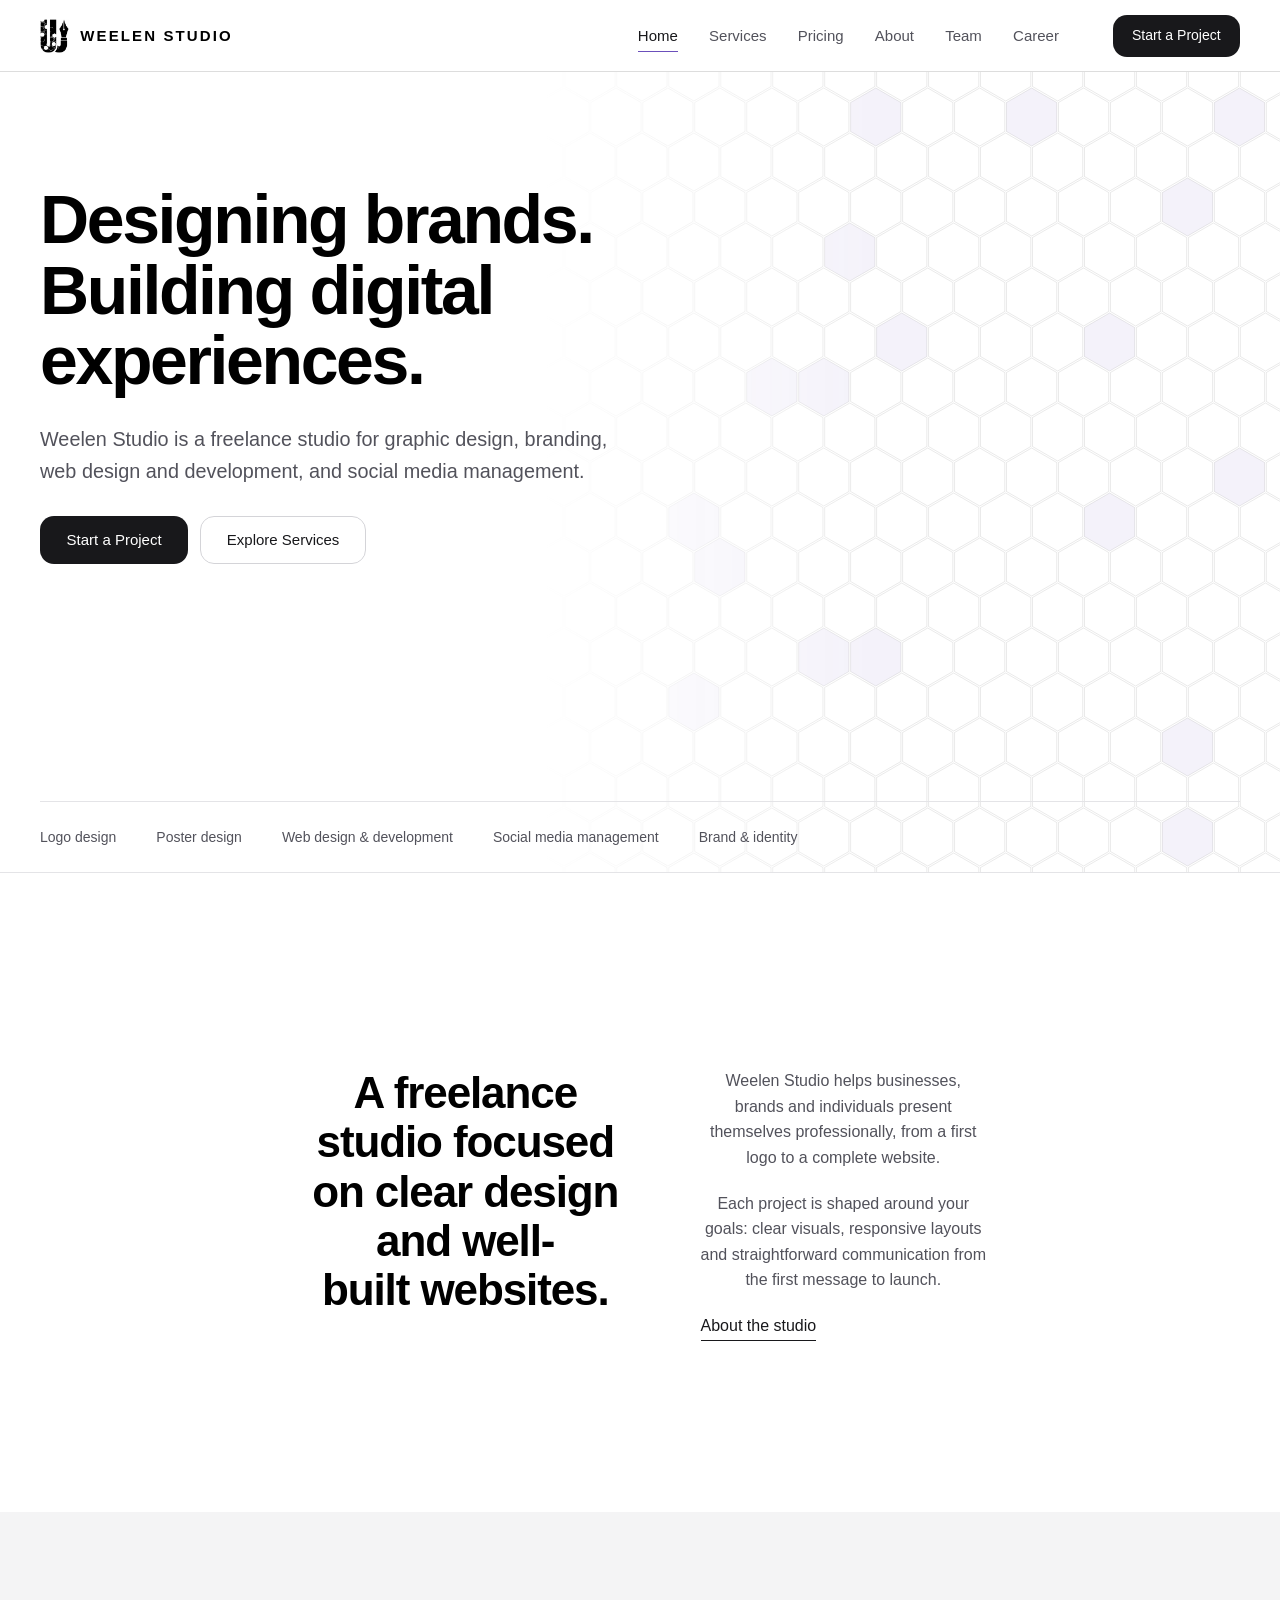
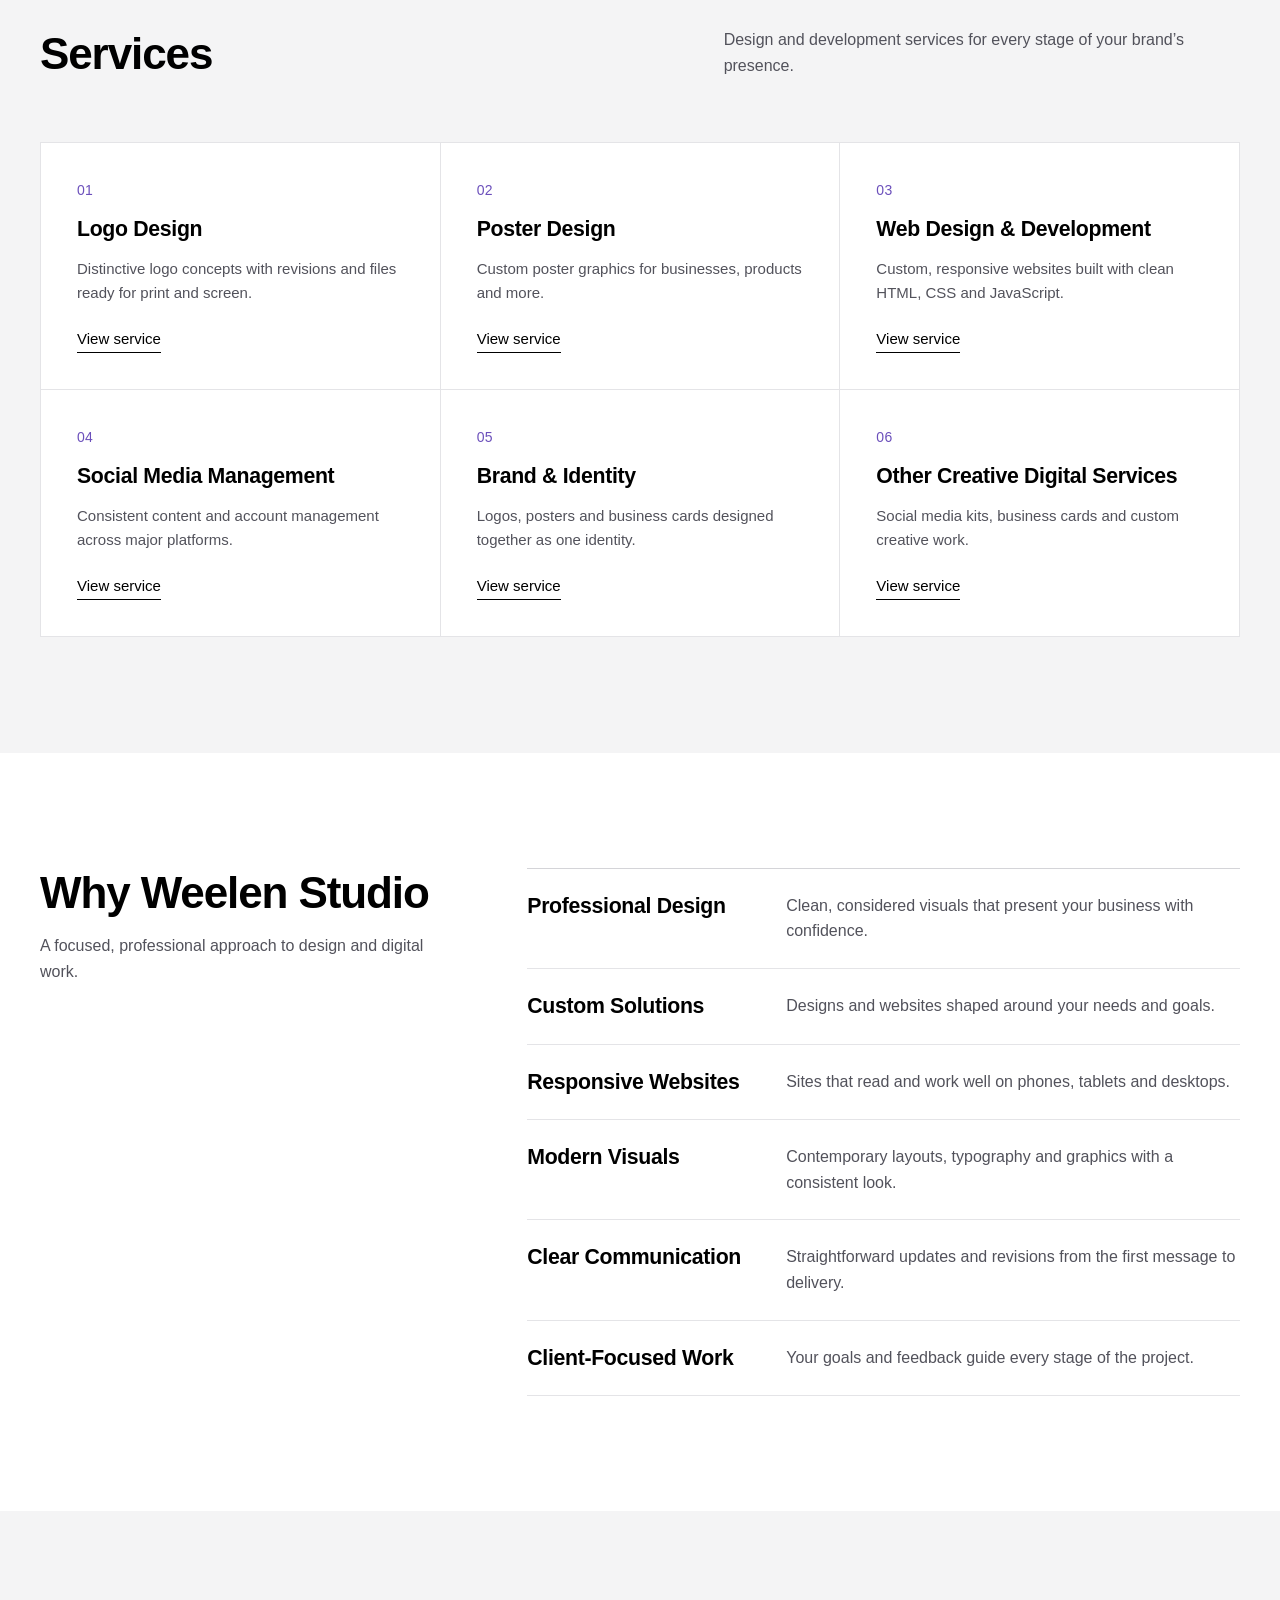
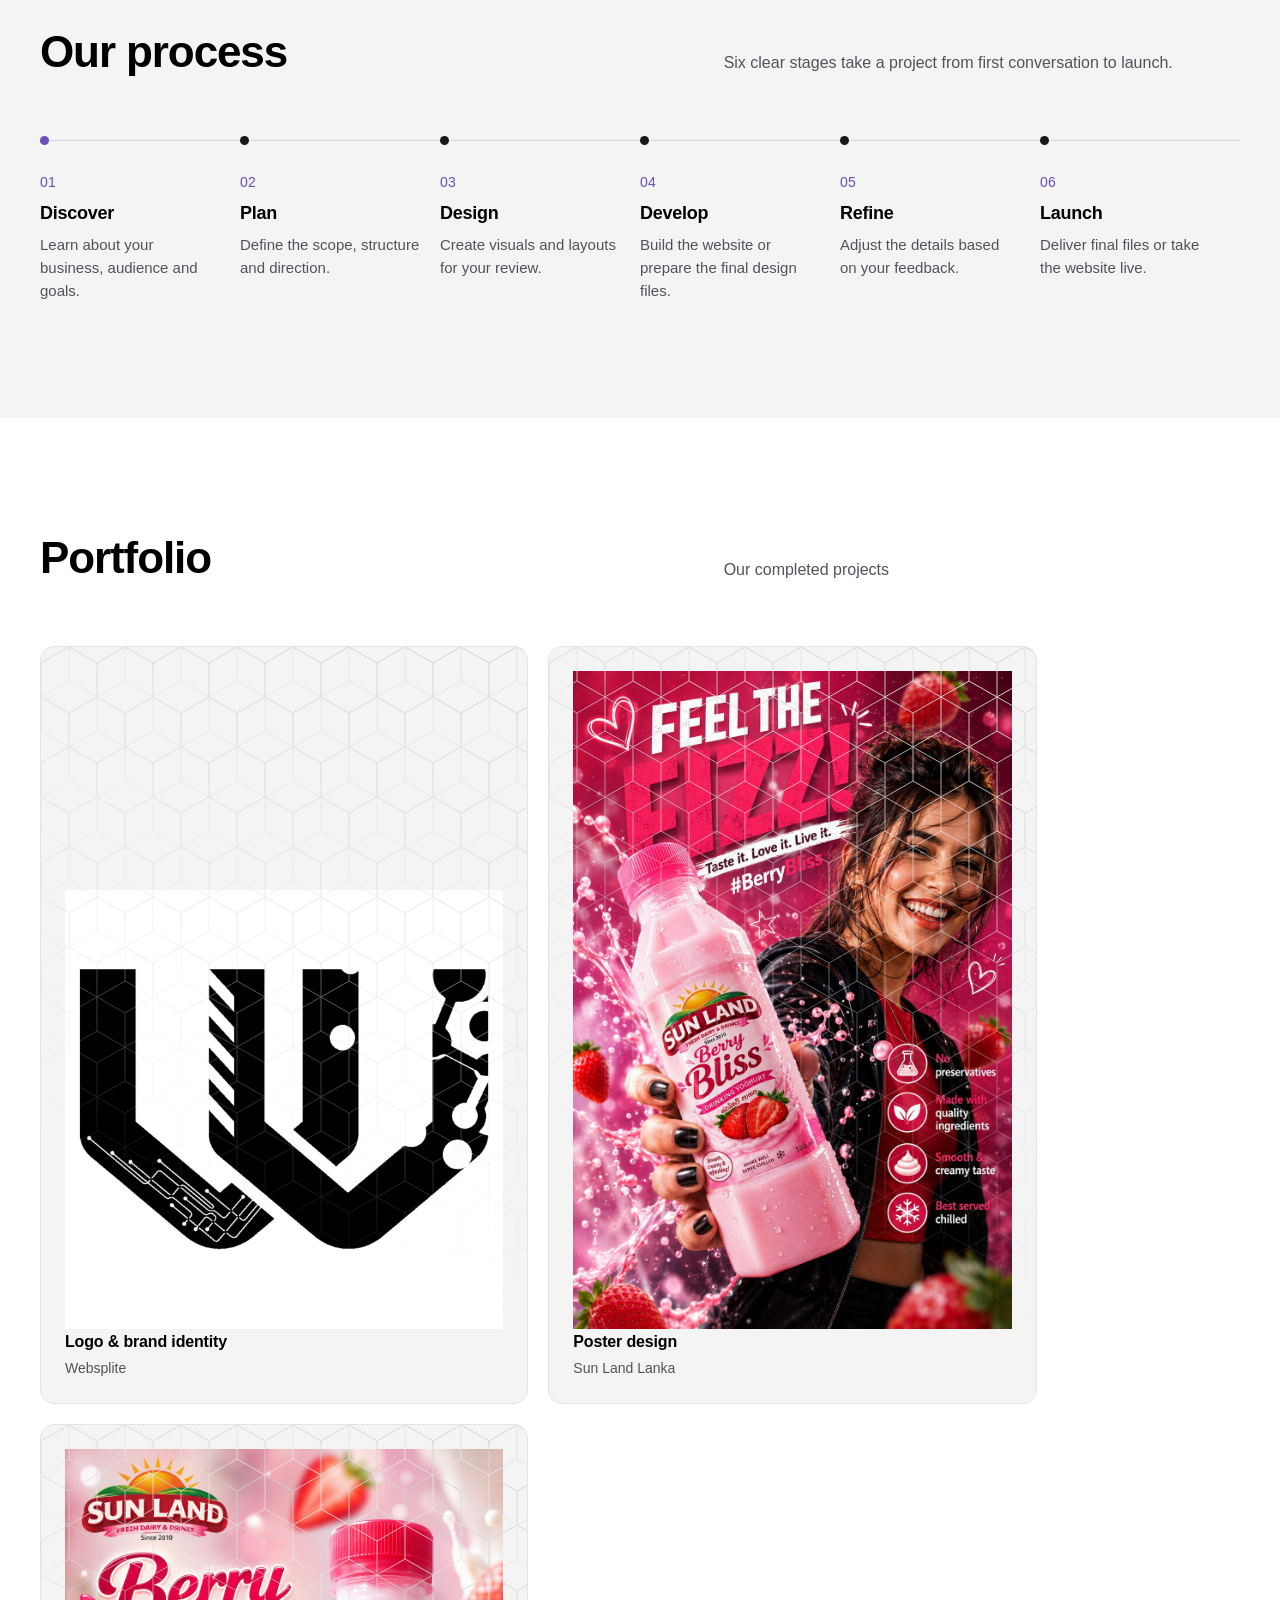
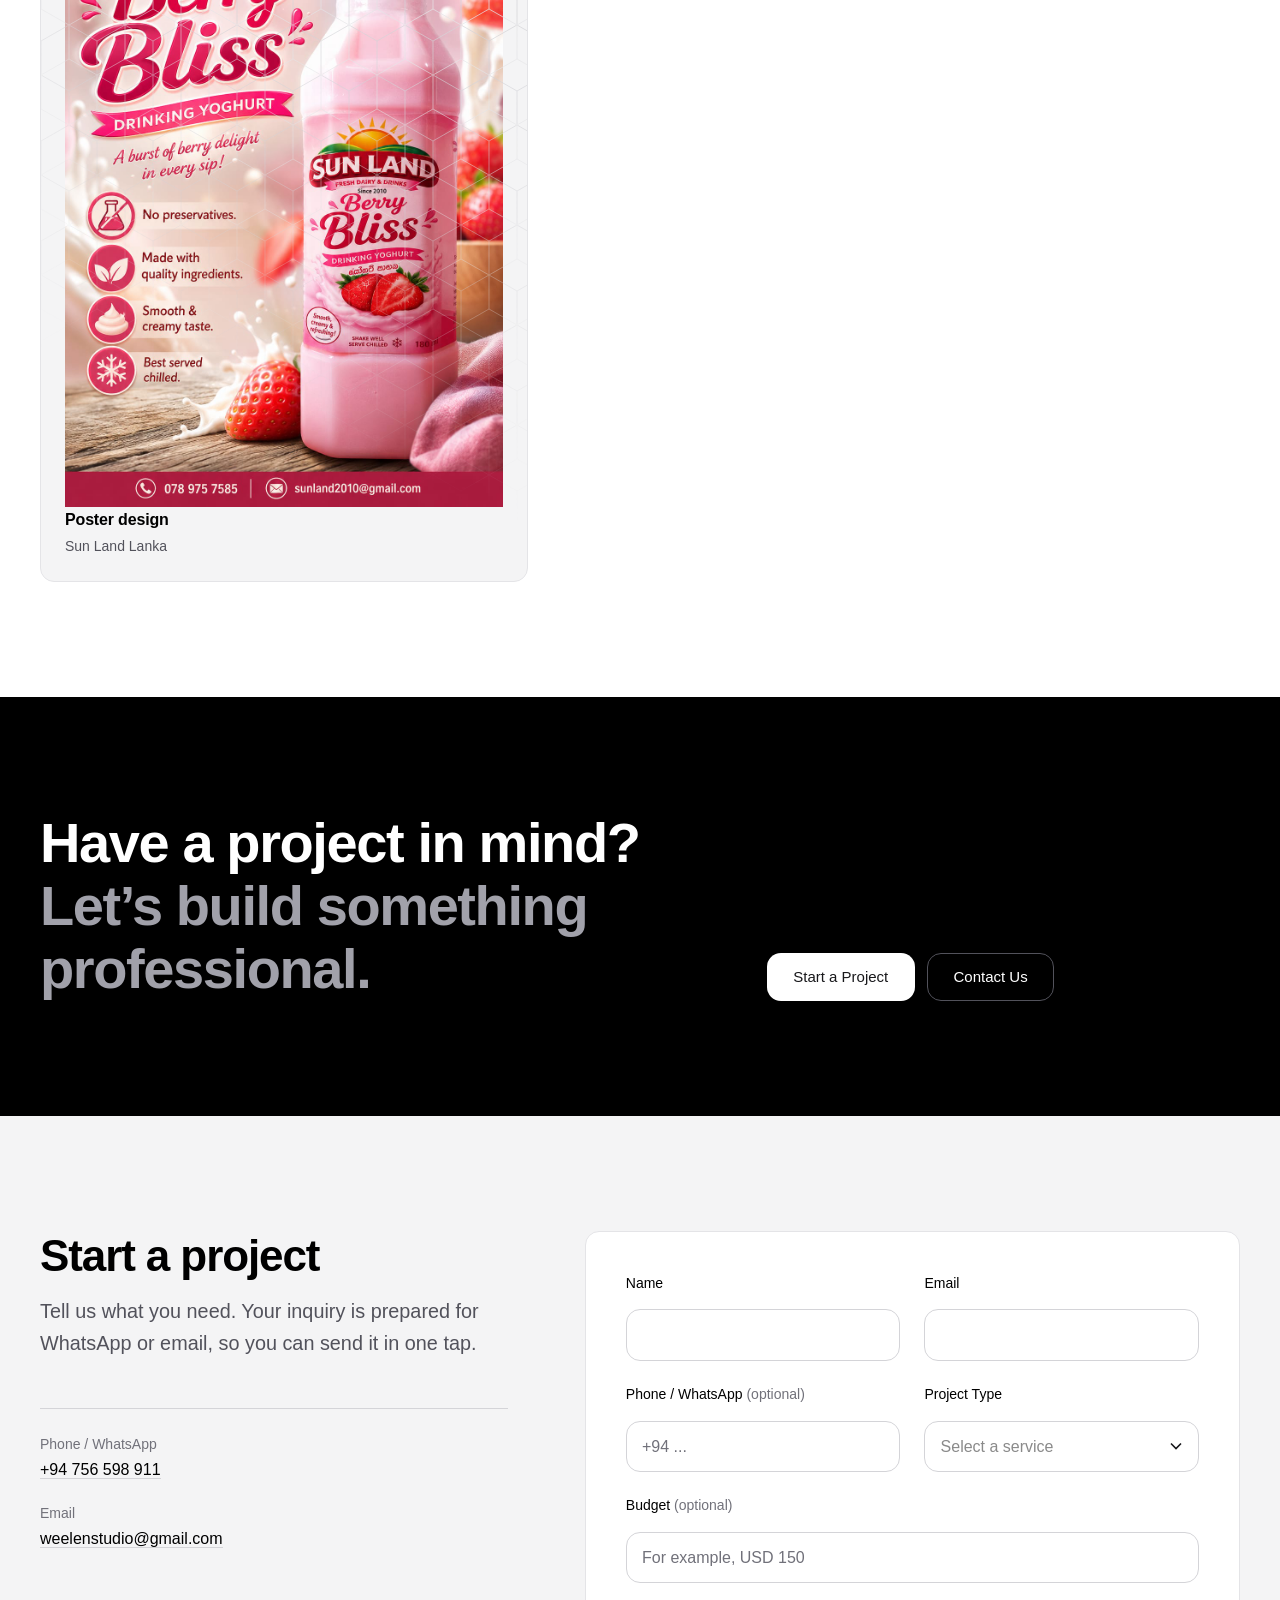
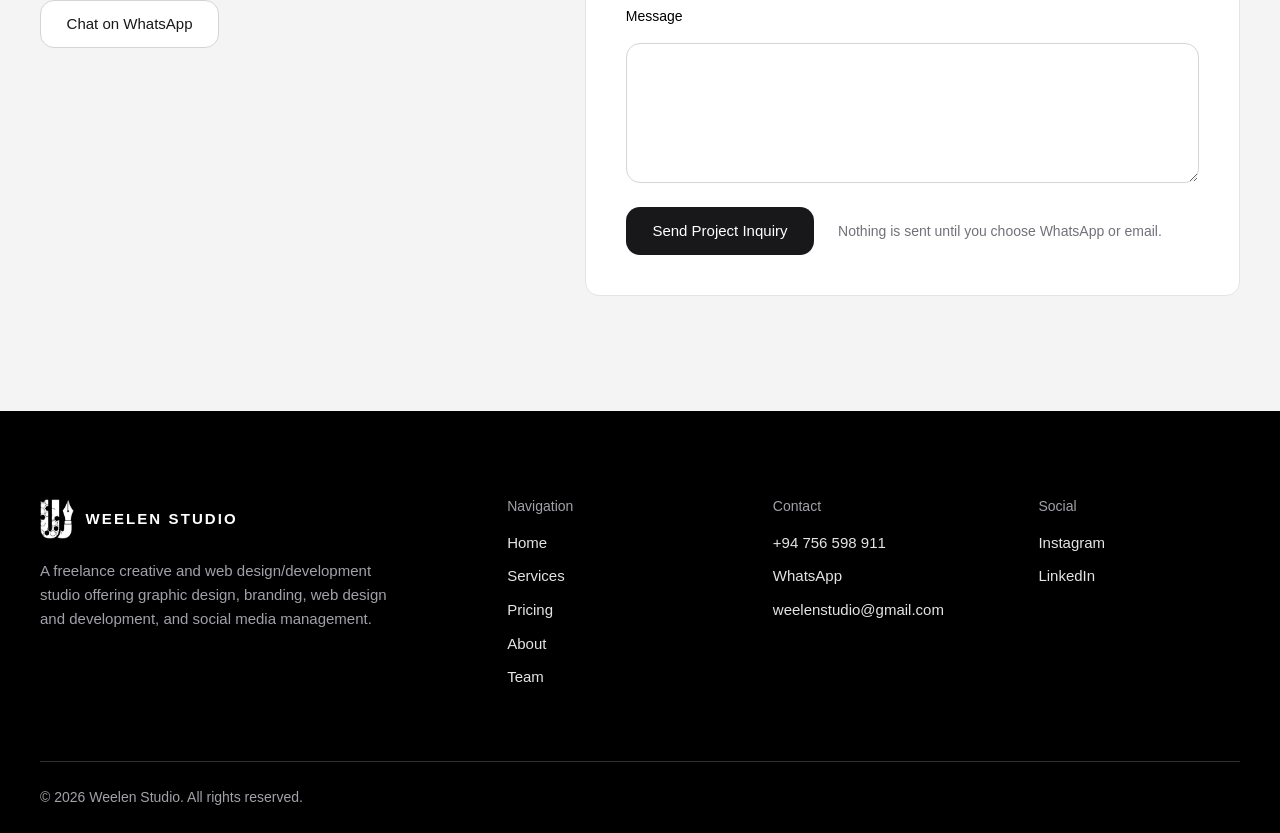
<file: index.html>
<!DOCTYPE html>
<html lang="en">
<head>
  <meta charset="utf-8">
  <meta name="viewport" content="width=device-width, initial-scale=1">
  <title>Weelen Studio — Professional Design &amp; Web Development</title>
  <meta name="description" content="Weelen Studio is a freelance creative studio for logo and poster design, branding, web design and development, and social media management.">
  <meta name="theme-color" content="#ffffff">
  <!-- Replace https://www.example.com with the live domain before publishing -->
  <link rel="canonical" href="https://www.example.com/index.html">
  <meta property="og:type" content="website">
  <meta property="og:site_name" content="Weelen Studio">
  <meta property="og:title" content="Weelen Studio — Professional Design &amp; Web Development">
  <meta property="og:description" content="Weelen Studio is a freelance creative studio for logo and poster design, branding, web design and development, and social media management.">
  <meta property="og:url" content="https://www.example.com/index.html">
  <meta property="og:image" content="https://www.example.com/assets/og-image.png">
  <meta name="twitter:card" content="summary_large_image">
  <link rel="icon" type="image/png" href="favicon.png">
  <link rel="apple-touch-icon" href="apple-touch-icon.png">
  <link rel="stylesheet" href="style.css">
  <script>document.documentElement.classList.add('js');</script>
  <script src="script.js" defer></script>
  <script type="application/ld+json">
  {"@context":"https://schema.org","@type":"Organization","name":"Weelen Studio","email":"weelenstudio@gmail.com","telephone":"+94756598911","description":"Freelance creative and web design/development studio offering graphic design, branding, web design and development, and social media management."}
  </script>
</head>
<body>
  <a class="skip-link" href="#main">Skip to content</a>
  <header class="site-header">
    <div class="container header__inner">
      <a class="brand" href="index.html" aria-label="Weelen Studio — home">
        <img class="brand__mark" src="weelen-logo.png" alt="" width="29" height="34">
        <span class="brand__name">WEELEN STUDIO</span>
      </a>
      <nav class="nav" id="site-nav" aria-label="Primary">
        <ul class="nav__list">
          <li><a class="nav__link" href="index.html" aria-current="page">Home</a></li>
          <li><a class="nav__link" href="service.html">Services</a></li>
          <li><a class="nav__link" href="price.html">Pricing</a></li>
          <li><a class="nav__link" href="about.html">About</a></li>
          <li><a class="nav__link" href="team.html">Team</a></li>
          <li><a class="nav__link" href="career.html">Career</a></li>
        </ul>
        <a class="btn btn--primary btn--sm nav__cta" href="#contact">Start a Project</a>
      </nav>
      <button class="nav-toggle" type="button" aria-expanded="false" aria-controls="site-nav" aria-label="Open menu">
        <span class="nav-toggle__bar"></span><span class="nav-toggle__bar"></span><span class="nav-toggle__bar"></span>
      </button>
    </div>
  </header>
  <main id="main">
    <section class="hero" aria-labelledby="hero-title">
      <div class="hero__canvas" data-hero-canvas aria-hidden="true"><canvas></canvas></div>
      <div class="container hero__inner">
        <div class="hero__copy">
          <h1 id="hero-title"><span class="line"><span>Designing brands.</span></span><span class="line"><span>Building digital experiences.</span></span></h1>
          <p class="lead">Weelen Studio is a freelance studio for graphic design, branding, web design and development, and social media management.</p>
          <div class="btn-row">
            <a class="btn btn--primary" href="#contact">Start a Project</a>
            <a class="btn btn--ghost" href="service.html">Explore Services</a>
          </div>
        </div>
        <ul class="hero__scope" aria-label="Disciplines">
          <li>Logo design</li>
          <li>Poster design</li>
          <li>Web design &amp; development</li>
          <li>Social media management</li>
          <li>Brand &amp; identity</li>
        </ul>
      </div>
    </section>

    <section class="section" aria-labelledby="intro-title">
      <div class="container intro">
        <h2 id="intro-title" data-reveal>A freelance studio focused on clear design and well-built websites.</h2>
        <div class="intro__body" data-reveal data-reveal-delay="80">
          <p>Weelen Studio helps businesses, brands and individuals present themselves professionally, from a first logo to a complete website.</p>
          <p>Each project is shaped around your goals: clear visuals, responsive layouts and straightforward communication from the first message to launch.</p>
          <a class="link" href="about.html">About the studio</a>
        </div>
      </div>
    </section>

    <section class="section section--soft" aria-labelledby="services-title">
      <div class="container">
        <div class="section-head" data-reveal>
          <h2 id="services-title">Services</h2>
          <p>Design and development services for every stage of your brand&rsquo;s presence.</p>
        </div>
        <div class="svc-grid">
        <article class="svc" data-reveal data-reveal-delay="0">
          <span class="num">01</span>
          <h3>Logo Design</h3>
          <p>Distinctive logo concepts with revisions and files ready for print and screen.</p>
          <a class="link" href="service.html#logo-design">View service<span class="visually-hidden">: Logo Design</span></a>
        </article>
        <article class="svc" data-reveal data-reveal-delay="70">
          <span class="num">02</span>
          <h3>Poster Design</h3>
          <p>Custom poster graphics for businesses, products and more.</p>
          <a class="link" href="service.html#poster-design">View service<span class="visually-hidden">: Poster Design</span></a>
        </article>
        <article class="svc" data-reveal data-reveal-delay="140">
          <span class="num">03</span>
          <h3>Web Design &amp; Development</h3>
          <p>Custom, responsive websites built with clean HTML, CSS and JavaScript.</p>
          <a class="link" href="service.html#web-design">View service<span class="visually-hidden">: Web Design &amp; Development</span></a>
        </article>
        <article class="svc" data-reveal data-reveal-delay="0">
          <span class="num">04</span>
          <h3>Social Media Management</h3>
          <p>Consistent content and account management across major platforms.</p>
          <a class="link" href="service.html#social-media">View service<span class="visually-hidden">: Social Media Management</span></a>
        </article>
        <article class="svc" data-reveal data-reveal-delay="70">
          <span class="num">05</span>
          <h3>Brand &amp; Identity</h3>
          <p>Logos, posters and business cards designed together as one identity.</p>
          <a class="link" href="service.html#brand-identity">View service<span class="visually-hidden">: Brand &amp; Identity</span></a>
        </article>
        <article class="svc" data-reveal data-reveal-delay="140">
          <span class="num">06</span>
          <h3>Other Creative Digital Services</h3>
          <p>Social media kits, business cards and custom creative work.</p>
          <a class="link" href="service.html#other-services">View service<span class="visually-hidden">: Other Creative Digital Services</span></a>
        </article>
        </div>
      </div>
    </section>

    <section class="section" aria-labelledby="why-title">
      <div class="container why">
        <div class="why__head" data-reveal>
          <h2 id="why-title">Why Weelen Studio</h2>
          <p>A focused, professional approach to design and digital work.</p>
        </div>
        <div class="rows">
          <div class="row" data-reveal>
            <h3>Professional Design</h3>
            <p>Clean, considered visuals that present your business with confidence.</p>
          </div>
          <div class="row" data-reveal>
            <h3>Custom Solutions</h3>
            <p>Designs and websites shaped around your needs and goals.</p>
          </div>
          <div class="row" data-reveal>
            <h3>Responsive Websites</h3>
            <p>Sites that read and work well on phones, tablets and desktops.</p>
          </div>
          <div class="row" data-reveal>
            <h3>Modern Visuals</h3>
            <p>Contemporary layouts, typography and graphics with a consistent look.</p>
          </div>
          <div class="row" data-reveal>
            <h3>Clear Communication</h3>
            <p>Straightforward updates and revisions from the first message to delivery.</p>
          </div>
          <div class="row" data-reveal>
            <h3>Client-Focused Work</h3>
            <p>Your goals and feedback guide every stage of the project.</p>
          </div>
        </div>
      </div>
    </section>

    <section class="section section--soft" aria-labelledby="process-title">
      <div class="container">
        <div class="section-head" data-reveal>
          <h2 id="process-title">Our process</h2>
          <p>Six clear stages take a project from first conversation to launch.</p>
        </div>
        <ol class="steps">
        <li class="step" data-reveal data-reveal-delay="0">
          <span class="num">01</span>
          <h3>Discover</h3>
          <p>Learn about your business, audience and goals.</p>
        </li>
        <li class="step" data-reveal data-reveal-delay="60">
          <span class="num">02</span>
          <h3>Plan</h3>
          <p>Define the scope, structure and direction.</p>
        </li>
        <li class="step" data-reveal data-reveal-delay="120">
          <span class="num">03</span>
          <h3>Design</h3>
          <p>Create visuals and layouts for your review.</p>
        </li>
        <li class="step" data-reveal data-reveal-delay="180">
          <span class="num">04</span>
          <h3>Develop</h3>
          <p>Build the website or prepare the final design files.</p>
        </li>
        <li class="step" data-reveal data-reveal-delay="240">
          <span class="num">05</span>
          <h3>Refine</h3>
          <p>Adjust the details based on your feedback.</p>
        </li>
        <li class="step" data-reveal data-reveal-delay="300">
          <span class="num">06</span>
          <h3>Launch</h3>
          <p>Deliver final files or take the website live.</p>
        </li>
        </ol>
      </div>
    </section>

    <section class="section" aria-labelledby="work-title">
      <div class="container">
        <div class="section-head" data-reveal>
          <h2 id="work-title">Portfolio</h2>
          <p>Our completed projects</p>
        </div>
        <div class="work">
          <figure class="work__item work__item--sm" data-reveal data-reveal-delay="80">
            <img src="websplite.jpeg" alt="">
            <figcaption><strong>Logo &amp; brand identity</strong><span>Websplite</span></figcaption>
          </figure>
          <figure class="work__item work__item--sm" data-reveal data-reveal-delay="160">
            <img src="sun-land.jpeg" alt="">
            <figcaption><strong>Poster design</strong><span>Sun Land Lanka</span></figcaption>
          </figure>
           <figure class="work__item work__item--sm" data-reveal data-reveal-delay="160">
            <img src="Sun land post.jpeg" alt="">
            <figcaption><strong>Poster design</strong><span>Sun Land Lanka</span></figcaption>
          </figure>
        </div>
      </div>
    </section>

    <section class="section section--dark cta" aria-labelledby="cta-title">
      <div class="container cta__inner">
        <h2 id="cta-title" data-reveal>Have a project in mind? <span>Let&rsquo;s build something professional.</span></h2>
        <div class="btn-row" data-reveal data-reveal-delay="80">
          <a class="btn btn--light" href="#contact">Start a Project</a>
          <a class="btn btn--outline-light" href="mailto:weelenstudio@gmail.com">Contact Us</a>
        </div>
      </div>
    </section>

  <section class="section contact" id="contact" aria-labelledby="contact-title">
    <div class="container contact__grid">
      <div class="contact__info" data-reveal>
        <div>
          <h2 id="contact-title">Start a project</h2>
          <p class="lead">Tell us what you need. Your inquiry is prepared for WhatsApp or email, so you can send it in one tap.</p>
        </div>
        <dl class="contact__list">
          <div><dt>Phone / WhatsApp</dt><dd><a href="tel:+94756598911">+94 756 598 911</a></dd></div>
          <div><dt>Email</dt><dd><a href="mailto:weelenstudio@gmail.com">weelenstudio@gmail.com</a></dd></div>
        </dl>
        <div class="btn-row">
          <a class="btn btn--whatsapp" data-whatsapp href="https://wa.me/94756598911?text=Hello%20Weelen%20Studio%2C%20I%20would%20like%20to%20start%20a%20project.%20Could%20we%20discuss%20the%20details%3F" target="_blank" rel="noopener">Chat on WhatsApp</a>
        </div>
      </div>
      <div class="contact__form" data-reveal data-reveal-delay="80">
        <form id="inquiry-form" novalidate aria-label="Project inquiry">
          <div class="form-grid">
            <div class="field">
              <label for="f-name">Name</label>
              <input class="input" id="f-name" name="name" type="text" autocomplete="name" aria-describedby="error-name" required>
              <p class="field__error" id="error-name"></p>
            </div>
            <div class="field">
              <label for="f-email">Email</label>
              <input class="input" id="f-email" name="email" type="email" autocomplete="email" aria-describedby="error-email" required>
              <p class="field__error" id="error-email"></p>
            </div>
            <div class="field">
              <label for="f-phone">Phone / WhatsApp <span class="opt">(optional)</span></label>
              <input class="input" id="f-phone" name="phone" type="tel" autocomplete="tel" placeholder="+94 ..." aria-describedby="error-phone">
              <p class="field__error" id="error-phone"></p>
            </div>
            <div class="field">
              <label for="f-type">Project Type</label>
              <select class="select" id="f-type" name="type" aria-describedby="error-type" required>
                <option value="">Select a service</option>
                <option value="Logo Design">Logo Design</option><option value="Poster Design">Poster Design</option><option value="Web Design &amp; Development">Web Design &amp; Development</option><option value="Social Media Management">Social Media Management</option><option value="Brand &amp; Identity">Brand &amp; Identity</option><option value="Other creative services">Other creative services</option>
              </select>
              <p class="field__error" id="error-type"></p>
            </div>
            <div class="field field--full">
              <label for="f-budget">Budget <span class="opt">(optional)</span></label>
              <input class="input" id="f-budget" name="budget" type="text" placeholder="For example, USD 150" aria-describedby="error-budget">
              <p class="field__error" id="error-budget"></p>
            </div>
            <div class="field field--full">
              <label for="f-message">Message</label>
              <textarea class="textarea" id="f-message" name="message" aria-describedby="error-message" required></textarea>
              <p class="field__error" id="error-message"></p>
            </div>
          </div>
          <div class="form-actions">
            <button class="btn btn--primary" type="submit">Send Project Inquiry</button>
            <p class="form-note">Nothing is sent until you choose WhatsApp or email.</p>
          </div>
        </form>
        <div class="form-success" id="form-success" role="status" hidden>
          <h3>Your inquiry is ready</h3>
          <p>This website does not send messages by itself. Choose how you would like to send your inquiry to Weelen Studio.</p>
          <div class="btn-row">
            <a class="btn btn--primary" id="send-whatsapp" href="https://wa.me/94756598911?text=Hello%20Weelen%20Studio%2C%20I%20would%20like%20to%20start%20a%20project.%20Could%20we%20discuss%20the%20details%3F" target="_blank" rel="noopener">Send on WhatsApp</a>
            <a class="btn btn--ghost" id="send-email" href="mailto:weelenstudio@gmail.com">Send by email</a>
            <button class="btn btn--ghost" id="edit-inquiry" type="button">Edit inquiry</button>
          </div>
        </div>
      </div>
    </div>
  </section>
  </main>

  <footer class="site-footer">
    <div class="container">
      <div class="footer__grid">
        <div class="footer__brand">
          <a class="brand" href="index.html" aria-label="Weelen Studio — home">
            <img class="brand__mark" src="weelen-logo-white.png" alt="" width="34" height="40" loading="lazy">
            <span class="brand__name">WEELEN STUDIO</span>
          </a>
          <p>A freelance creative and web design/development studio offering graphic design, branding, web design and development, and social media management.</p>
        </div>
        <nav aria-label="Footer">
          <h2 class="footer__title">Navigation</h2>
          <ul class="footer__list">
          <li><a href="index.html">Home</a></li>
          <li><a href="service.html">Services</a></li>
          <li><a href="price.html">Pricing</a></li>
          <li><a href="about.html">About</a></li>
          <li><a href="team.html">Team</a></li>
          </ul>
        </nav>
        <div>
          <h2 class="footer__title">Contact</h2>
          <ul class="footer__list">
            <li><a href="tel:+94756598911">+94 756 598 911</a></li>
            <li><a href="https://wa.me/94756598911?text=Hello%20Weelen%20Studio%2C%20I%20would%20like%20to%20start%20a%20project.%20Could%20we%20discuss%20the%20details%3F" target="_blank" rel="noopener">WhatsApp</a></li>
            <li><a href="mailto:weelenstudio@gmail.com">weelenstudio@gmail.com</a></li>
          </ul>
        </div>
        <div>
          <h2 class="footer__title">Social</h2>
          <ul class="footer__list">
            <li><a href="https://www.instagram.com/" target="_blank" rel="noopener">Instagram</a></li>
            <li><a href="https://www.linkedin.com/" target="_blank" rel="noopener">LinkedIn</a></li>
          </ul>
        </div>
      </div>
      <div class="footer__bottom">
        <p>&copy; 2026 Weelen Studio. All rights reserved.</p>
      </div>
    </div>
  </footer>

  <button class="to-top" type="button" aria-label="Back to top">
    <svg width="18" height="18" viewBox="0 0 18 18" fill="none" stroke="currentColor" stroke-width="1.6" aria-hidden="true"><path d="M9 14.5V3.5M3.5 8.5 9 3l5.5 5.5"/></svg>
  </button>
</body>
</html>
</file>
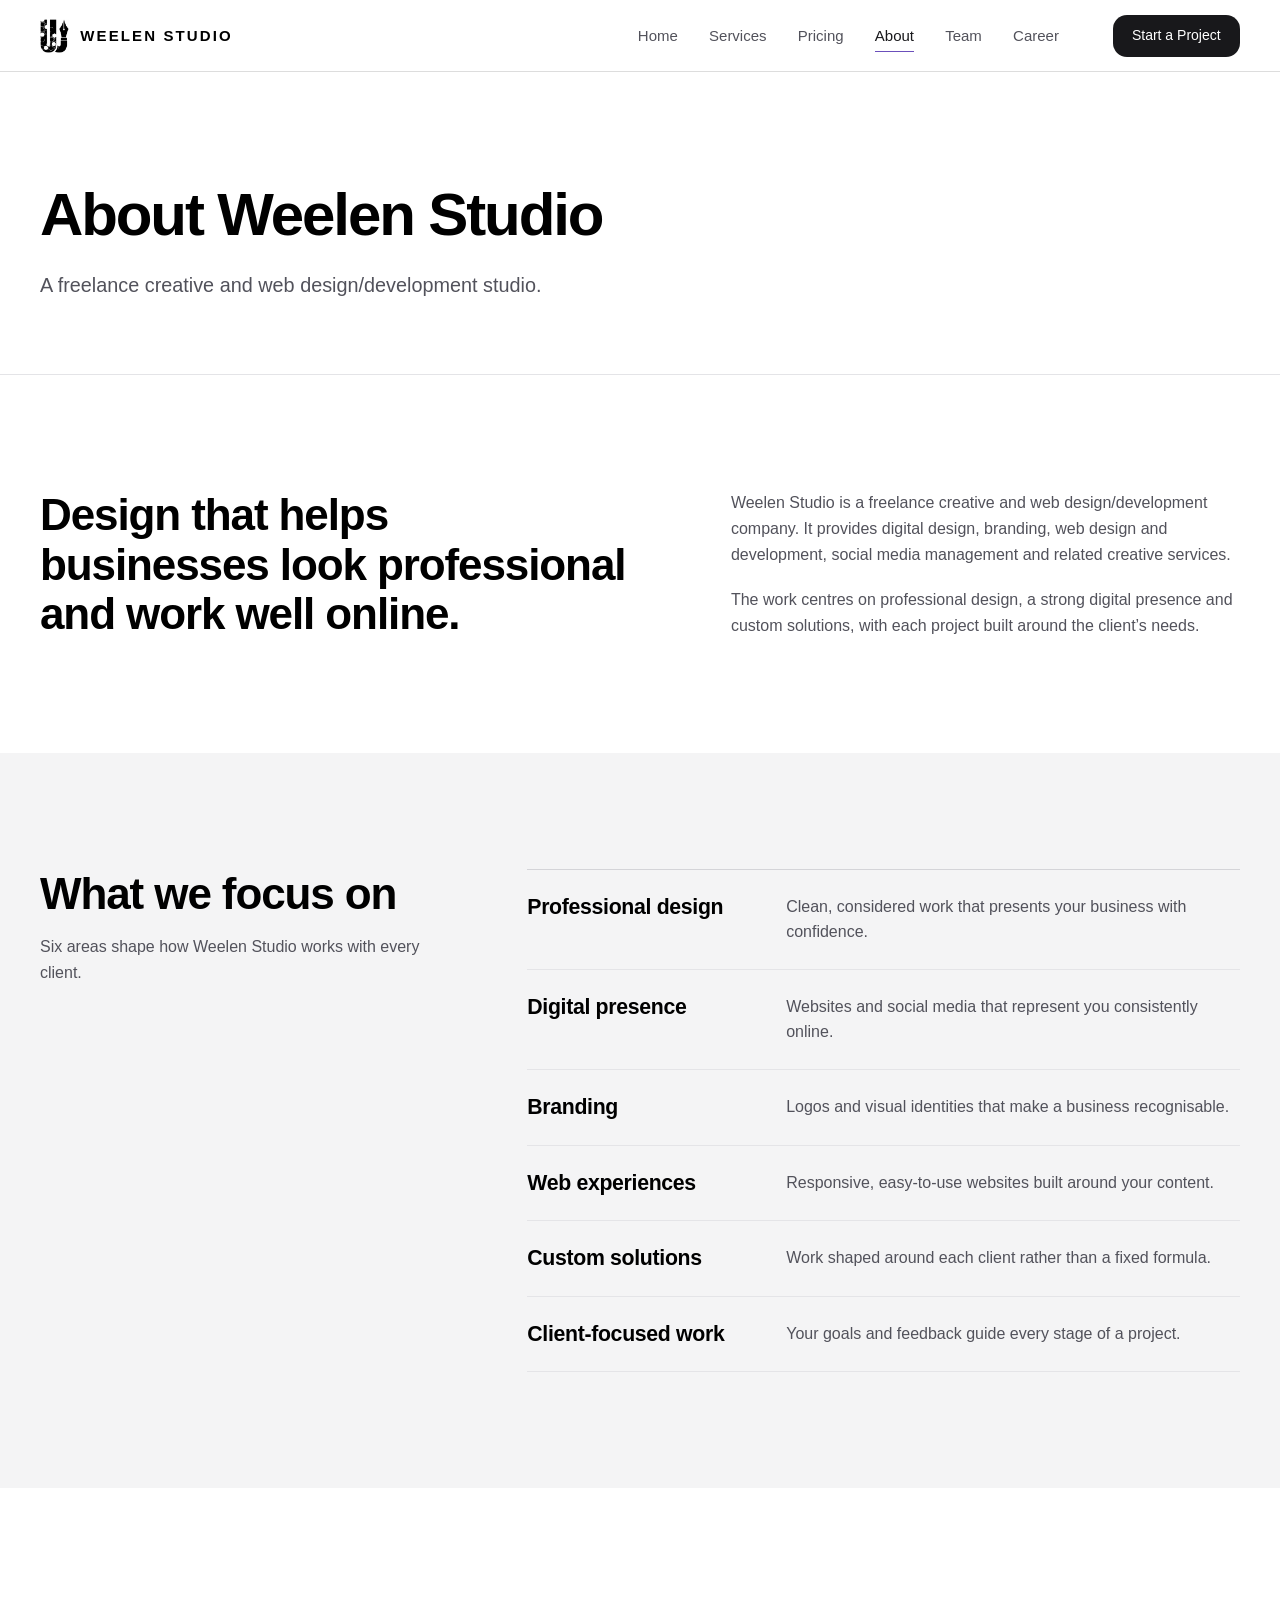
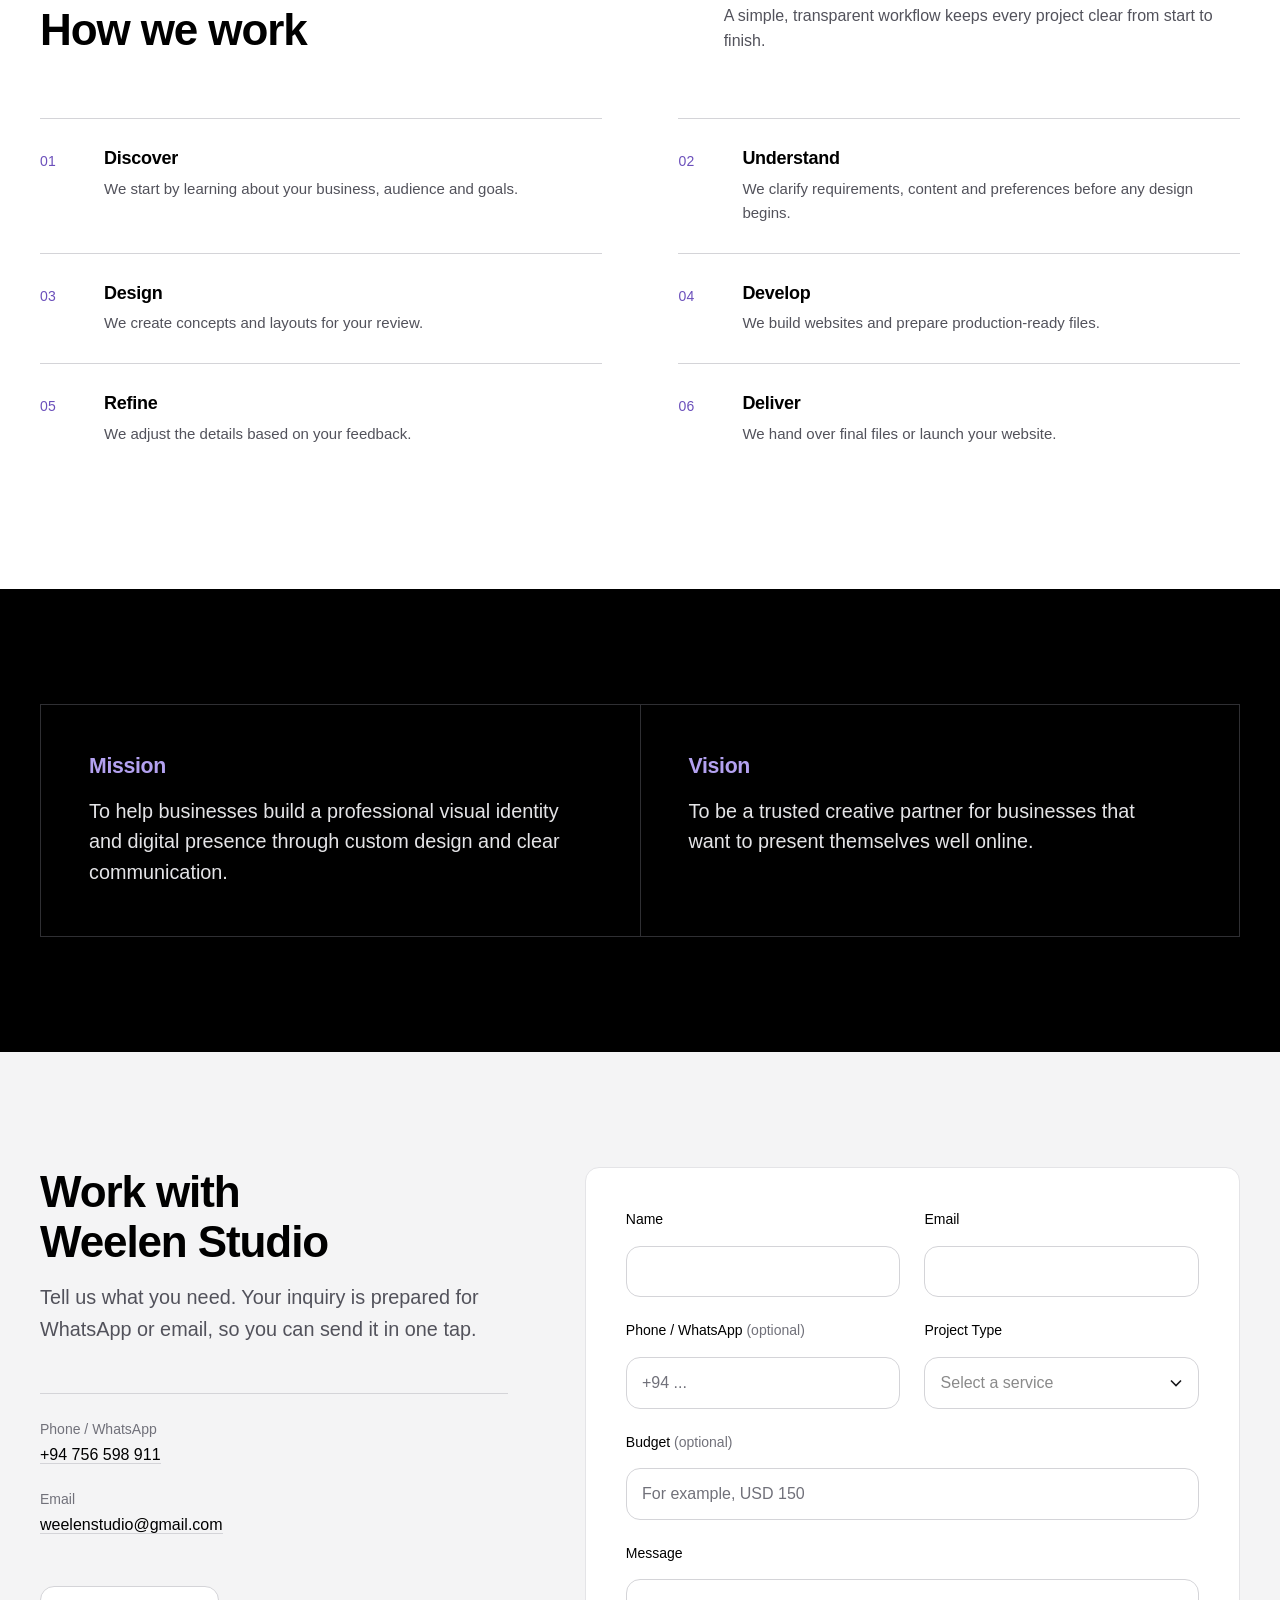
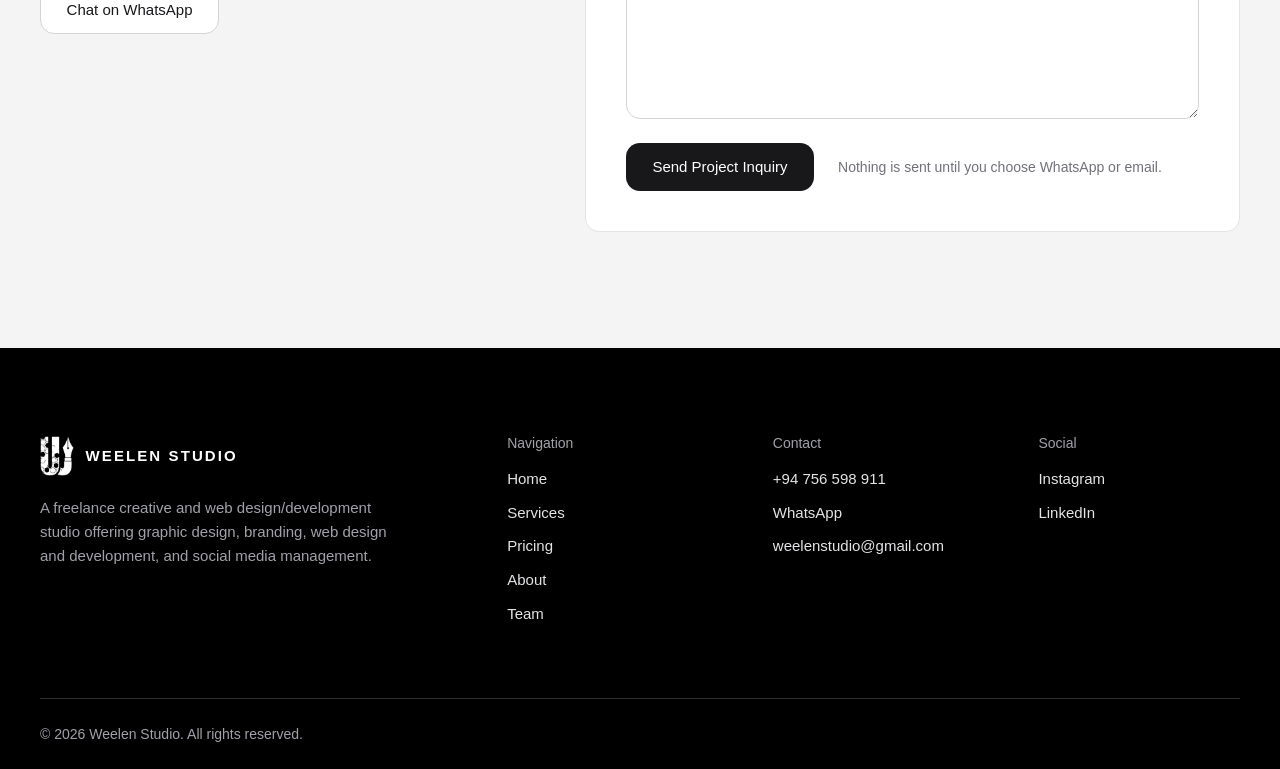
<file: about.html>
<!DOCTYPE html>
<html lang="en">
<head>
  <meta charset="utf-8">
  <meta name="viewport" content="width=device-width, initial-scale=1">
  <title>About — Weelen Studio</title>
  <meta name="description" content="Learn about Weelen Studio, a freelance creative and web design/development company focused on professional design, branding and custom digital solutions.">
  <meta name="theme-color" content="#ffffff">
  <!-- Replace https://www.example.com with the live domain before publishing -->
  <link rel="canonical" href="https://www.example.com/about.html">
  <meta property="og:type" content="website">
  <meta property="og:site_name" content="Weelen Studio">
  <meta property="og:title" content="About — Weelen Studio">
  <meta property="og:description" content="Learn about Weelen Studio, a freelance creative and web design/development company focused on professional design, branding and custom digital solutions.">
  <meta property="og:url" content="https://www.example.com/about.html">
  <meta property="og:image" content="https://www.example.com/assets/og-image.png">
  <meta name="twitter:card" content="summary_large_image">
  <link rel="icon" type="image/png" href="favicon.png">
  <link rel="apple-touch-icon" href="apple-touch-icon.png">
  <link rel="stylesheet" href="style.css">
  <script>document.documentElement.classList.add('js');</script>
  <script src="script.js" defer></script>
</head>
<body>
  <a class="skip-link" href="#main">Skip to content</a>
  <header class="site-header">
    <div class="container header__inner">
      <a class="brand" href="index.html" aria-label="Weelen Studio — home">
        <img class="brand__mark" src="weelen-logo.png" alt="" width="29" height="34">
        <span class="brand__name">WEELEN STUDIO</span>
      </a>
      <nav class="nav" id="site-nav" aria-label="Primary">
        <ul class="nav__list">
          <li><a class="nav__link" href="index.html">Home</a></li>
          <li><a class="nav__link" href="service.html">Services</a></li>
          <li><a class="nav__link" href="price.html">Pricing</a></li>
          <li><a class="nav__link" href="about.html" aria-current="page">About</a></li>
          <li><a class="nav__link" href="team.html">Team</a></li>
          <li><a class="nav__link" href="career.html">Career</a></li>
        </ul>
        <a class="btn btn--primary btn--sm nav__cta" href="#contact">Start a Project</a>
      </nav>
      <button class="nav-toggle" type="button" aria-expanded="false" aria-controls="site-nav" aria-label="Open menu">
        <span class="nav-toggle__bar"></span><span class="nav-toggle__bar"></span><span class="nav-toggle__bar"></span>
      </button>
    </div>
  </header>
  <main id="main">
    <section class="page-hero" aria-labelledby="page-title">
      <div class="container page-hero__inner">
        <h1 id="page-title">About Weelen Studio</h1>
        <p class="lead">A freelance creative and web design/development studio.</p>
      </div>
    </section>

    <section class="section" aria-labelledby="about-title">
      <div class="container about-intro">
        <h2 id="about-title" data-reveal>Design that helps businesses look professional and work well online.</h2>
        <div class="about-intro__body" data-reveal data-reveal-delay="80">
          <p>Weelen Studio is a freelance creative and web design/development company. It provides digital design, branding, web design and development, social media management and related creative services.</p>
          <p>The work centres on professional design, a strong digital presence and custom solutions, with each project built around the client&rsquo;s needs.</p>
        </div>
      </div>
    </section>

    <section class="section section--soft" aria-labelledby="focus-title">
      <div class="container why">
        <div class="why__head" data-reveal>
          <h2 id="focus-title">What we focus on</h2>
          <p>Six areas shape how Weelen Studio works with every client.</p>
        </div>
        <div class="rows">
          <div class="row" data-reveal>
            <h3>Professional design</h3>
            <p>Clean, considered work that presents your business with confidence.</p>
          </div>
          <div class="row" data-reveal>
            <h3>Digital presence</h3>
            <p>Websites and social media that represent you consistently online.</p>
          </div>
          <div class="row" data-reveal>
            <h3>Branding</h3>
            <p>Logos and visual identities that make a business recognisable.</p>
          </div>
          <div class="row" data-reveal>
            <h3>Web experiences</h3>
            <p>Responsive, easy-to-use websites built around your content.</p>
          </div>
          <div class="row" data-reveal>
            <h3>Custom solutions</h3>
            <p>Work shaped around each client rather than a fixed formula.</p>
          </div>
          <div class="row" data-reveal>
            <h3>Client-focused work</h3>
            <p>Your goals and feedback guide every stage of a project.</p>
          </div>
        </div>
      </div>
    </section>

    <section class="section" aria-labelledby="how-title">
      <div class="container">
        <div class="section-head" data-reveal>
          <h2 id="how-title">How we work</h2>
          <p>A simple, transparent workflow keeps every project clear from start to finish.</p>
        </div>
        <ol class="workflow">
        <li data-reveal>
          <span class="num">01</span>
          <h3>Discover</h3>
          <p>We start by learning about your business, audience and goals.</p>
        </li>
        <li data-reveal>
          <span class="num">02</span>
          <h3>Understand</h3>
          <p>We clarify requirements, content and preferences before any design begins.</p>
        </li>
        <li data-reveal>
          <span class="num">03</span>
          <h3>Design</h3>
          <p>We create concepts and layouts for your review.</p>
        </li>
        <li data-reveal>
          <span class="num">04</span>
          <h3>Develop</h3>
          <p>We build websites and prepare production-ready files.</p>
        </li>
        <li data-reveal>
          <span class="num">05</span>
          <h3>Refine</h3>
          <p>We adjust the details based on your feedback.</p>
        </li>
        <li data-reveal>
          <span class="num">06</span>
          <h3>Deliver</h3>
          <p>We hand over final files or launch your website.</p>
        </li>
        </ol>
      </div>
    </section>

    <section class="section section--dark" aria-labelledby="mv-title">
      <div class="container">
        <h2 class="visually-hidden" id="mv-title">Mission and vision</h2>
        <div class="mv" data-reveal>
          <div>
            <h3>Mission</h3>
            <p>To help businesses build a professional visual identity and digital presence through custom design and clear communication.</p>
          </div>
          <div>
            <h3>Vision</h3>
            <p>To be a trusted creative partner for businesses that want to present themselves well online.</p>
          </div>
        </div>
      </div>
    </section>

  <section class="section contact" id="contact" aria-labelledby="contact-title">
    <div class="container contact__grid">
      <div class="contact__info" data-reveal>
        <div>
          <h2 id="contact-title">Work with Weelen Studio</h2>
          <p class="lead">Tell us what you need. Your inquiry is prepared for WhatsApp or email, so you can send it in one tap.</p>
        </div>
        <dl class="contact__list">
          <div><dt>Phone / WhatsApp</dt><dd><a href="tel:+94756598911">+94 756 598 911</a></dd></div>
          <div><dt>Email</dt><dd><a href="mailto:weelenstudio@gmail.com">weelenstudio@gmail.com</a></dd></div>
        </dl>
        <div class="btn-row">
          <a class="btn btn--whatsapp" data-whatsapp href="https://wa.me/94756598911?text=Hello%20Weelen%20Studio%2C%20I%20would%20like%20to%20start%20a%20project.%20Could%20we%20discuss%20the%20details%3F" target="_blank" rel="noopener">Chat on WhatsApp</a>
        </div>
      </div>
      <div class="contact__form" data-reveal data-reveal-delay="80">
        <form id="inquiry-form" novalidate aria-label="Project inquiry">
          <div class="form-grid">
            <div class="field">
              <label for="f-name">Name</label>
              <input class="input" id="f-name" name="name" type="text" autocomplete="name" aria-describedby="error-name" required>
              <p class="field__error" id="error-name"></p>
            </div>
            <div class="field">
              <label for="f-email">Email</label>
              <input class="input" id="f-email" name="email" type="email" autocomplete="email" aria-describedby="error-email" required>
              <p class="field__error" id="error-email"></p>
            </div>
            <div class="field">
              <label for="f-phone">Phone / WhatsApp <span class="opt">(optional)</span></label>
              <input class="input" id="f-phone" name="phone" type="tel" autocomplete="tel" placeholder="+94 ..." aria-describedby="error-phone">
              <p class="field__error" id="error-phone"></p>
            </div>
            <div class="field">
              <label for="f-type">Project Type</label>
              <select class="select" id="f-type" name="type" aria-describedby="error-type" required>
                <option value="">Select a service</option>
                <option value="Logo Design">Logo Design</option><option value="Poster Design">Poster Design</option><option value="Web Design &amp; Development">Web Design &amp; Development</option><option value="Social Media Management">Social Media Management</option><option value="Brand &amp; Identity">Brand &amp; Identity</option><option value="Other creative services">Other creative services</option>
              </select>
              <p class="field__error" id="error-type"></p>
            </div>
            <div class="field field--full">
              <label for="f-budget">Budget <span class="opt">(optional)</span></label>
              <input class="input" id="f-budget" name="budget" type="text" placeholder="For example, USD 150" aria-describedby="error-budget">
              <p class="field__error" id="error-budget"></p>
            </div>
            <div class="field field--full">
              <label for="f-message">Message</label>
              <textarea class="textarea" id="f-message" name="message" aria-describedby="error-message" required></textarea>
              <p class="field__error" id="error-message"></p>
            </div>
          </div>
          <div class="form-actions">
            <button class="btn btn--primary" type="submit">Send Project Inquiry</button>
            <p class="form-note">Nothing is sent until you choose WhatsApp or email.</p>
          </div>
        </form>
        <div class="form-success" id="form-success" role="status" hidden>
          <h3>Your inquiry is ready</h3>
          <p>This website does not send messages by itself. Choose how you would like to send your inquiry to Weelen Studio.</p>
          <div class="btn-row">
            <a class="btn btn--primary" id="send-whatsapp" href="https://wa.me/94756598911?text=Hello%20Weelen%20Studio%2C%20I%20would%20like%20to%20start%20a%20project.%20Could%20we%20discuss%20the%20details%3F" target="_blank" rel="noopener">Send on WhatsApp</a>
            <a class="btn btn--ghost" id="send-email" href="mailto:weelenstudio@gmail.com">Send by email</a>
            <button class="btn btn--ghost" id="edit-inquiry" type="button">Edit inquiry</button>
          </div>
        </div>
      </div>
    </div>
  </section>
  </main>

  <footer class="site-footer">
    <div class="container">
      <div class="footer__grid">
        <div class="footer__brand">
          <a class="brand" href="index.html" aria-label="Weelen Studio — home">
            <img class="brand__mark" src="weelen-logo-white.png" alt="" width="34" height="40" loading="lazy">
            <span class="brand__name">WEELEN STUDIO</span>
          </a>
          <p>A freelance creative and web design/development studio offering graphic design, branding, web design and development, and social media management.</p>
        </div>
        <nav aria-label="Footer">
          <h2 class="footer__title">Navigation</h2>
          <ul class="footer__list">
          <li><a href="index.html">Home</a></li>
          <li><a href="service.html">Services</a></li>
          <li><a href="price.html">Pricing</a></li>
          <li><a href="about.html">About</a></li>
          <li><a href="team.html">Team</a></li>
          </ul>
        </nav>
        <div>
          <h2 class="footer__title">Contact</h2>
          <ul class="footer__list">
            <li><a href="tel:+94756598911">+94 756 598 911</a></li>
            <li><a href="https://wa.me/94756598911?text=Hello%20Weelen%20Studio%2C%20I%20would%20like%20to%20start%20a%20project.%20Could%20we%20discuss%20the%20details%3F" target="_blank" rel="noopener">WhatsApp</a></li>
            <li><a href="mailto:weelenstudio@gmail.com">weelenstudio@gmail.com</a></li>
          </ul>
        </div>
        <div>
          <h2 class="footer__title">Social</h2>
          <ul class="footer__list">
            <li><a href="https://www.instagram.com/" target="_blank" rel="noopener">Instagram</a></li>
            <li><a href="https://www.linkedin.com/" target="_blank" rel="noopener">LinkedIn</a></li>
          </ul>
        </div>
      </div>
      <div class="footer__bottom">
        <p>&copy; 2026 Weelen Studio. All rights reserved.</p>
      </div>
    </div>
  </footer>

  <button class="to-top" type="button" aria-label="Back to top">
    <svg width="18" height="18" viewBox="0 0 18 18" fill="none" stroke="currentColor" stroke-width="1.6" aria-hidden="true"><path d="M9 14.5V3.5M3.5 8.5 9 3l5.5 5.5"/></svg>
  </button>
</body>
</html>
</file>
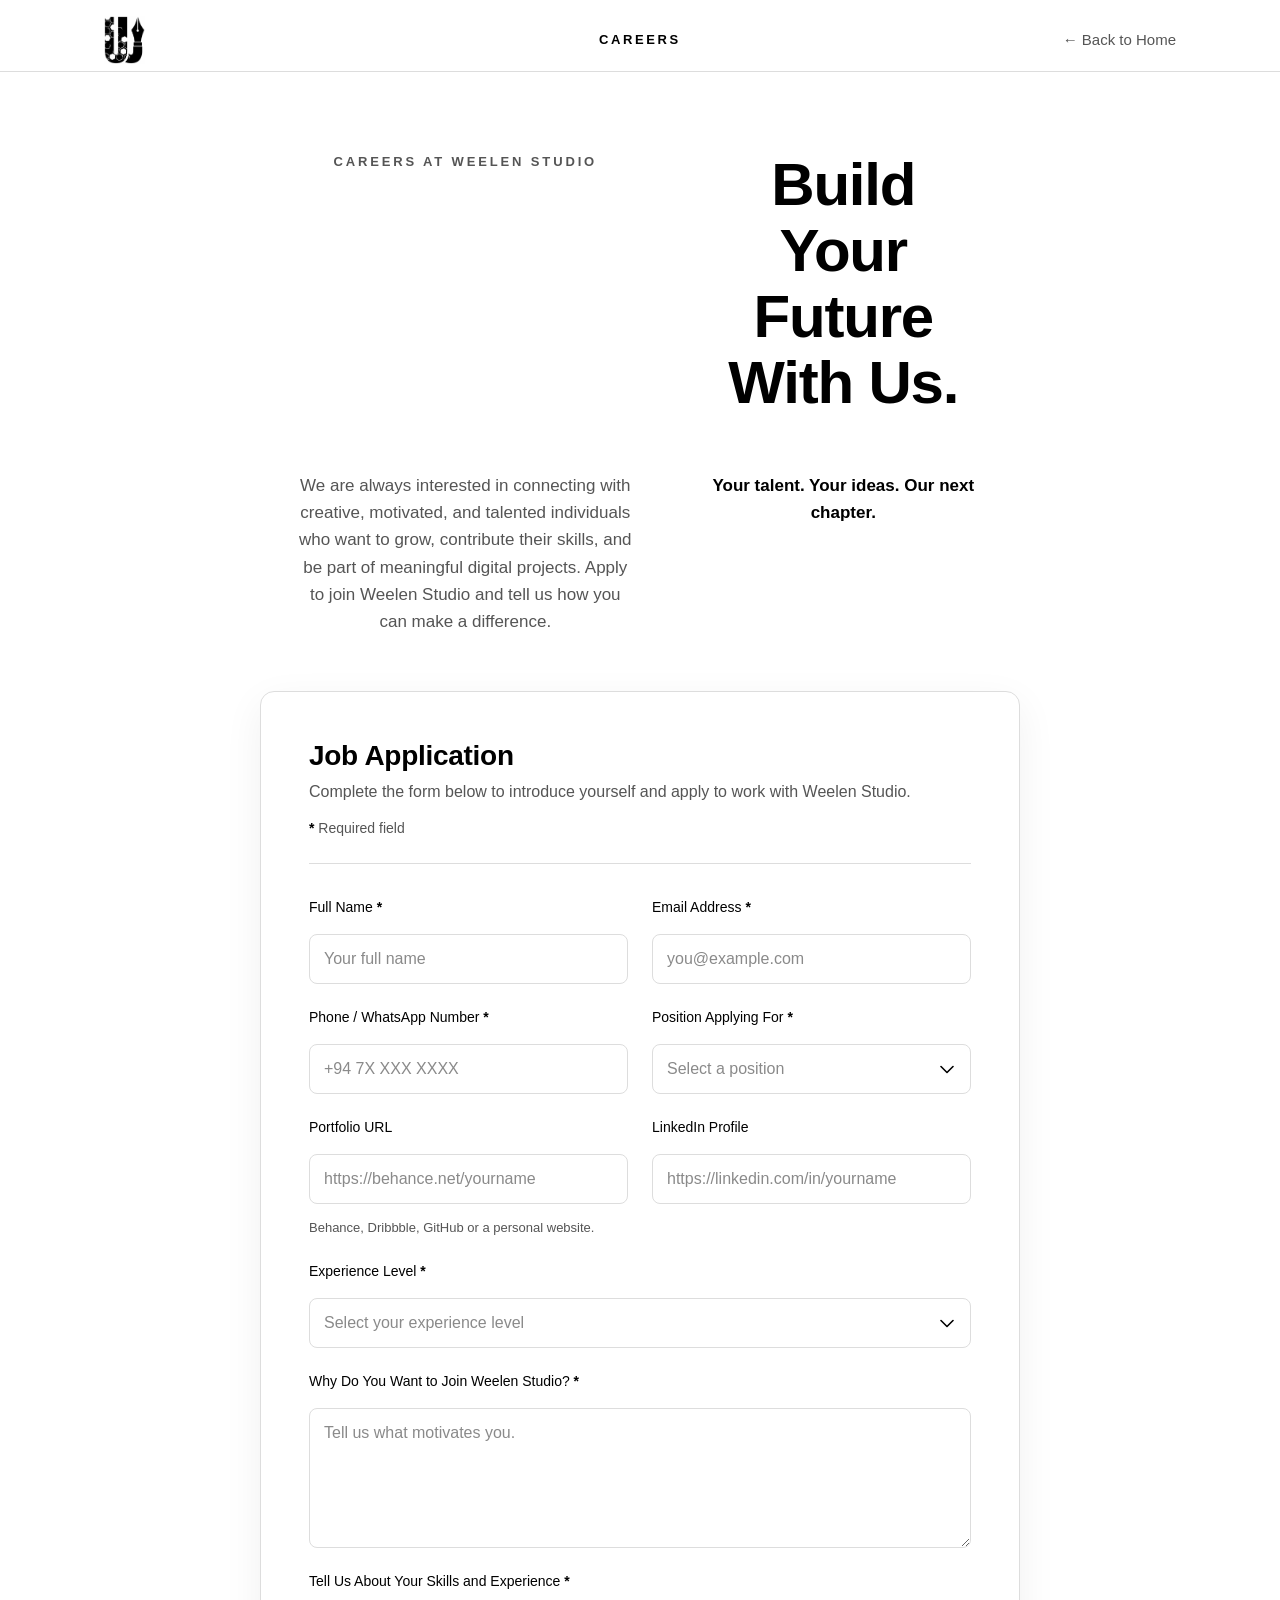
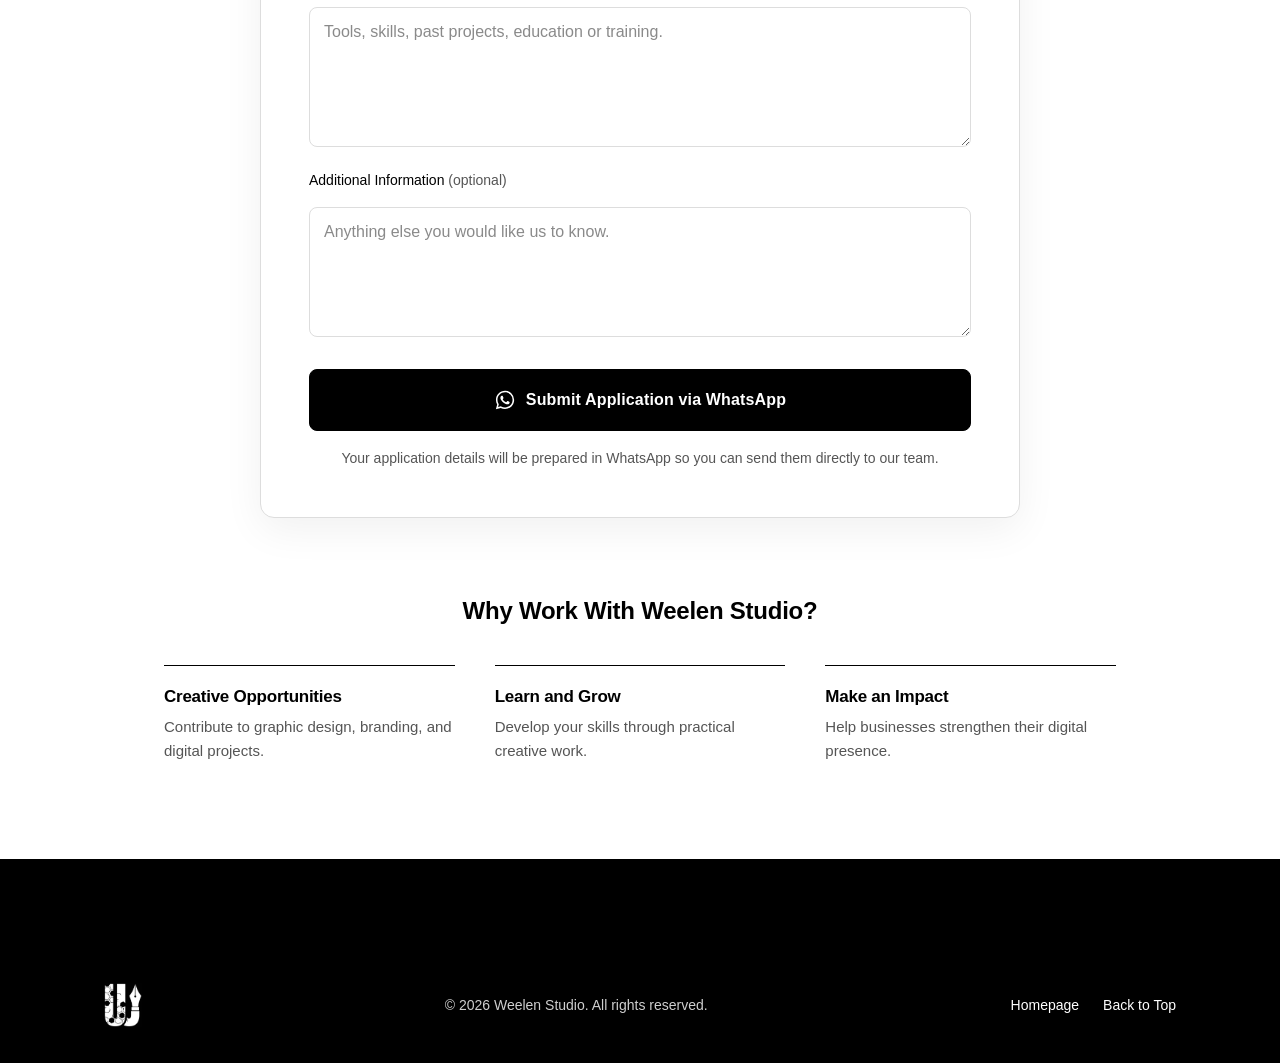
<file: career.html>
<!DOCTYPE html>
<html lang="en">
<head>
  <meta charset="UTF-8">
  <meta name="viewport" content="width=device-width, initial-scale=1.0">
  <title>Careers | Weelen Studio</title>
  <meta name="description" content="Join Weelen Studio. Apply for roles in graphic design, web design, web development, digital marketing and more.">
  <link rel="icon" type="image/png" href="weelen-logo.png">
  <link rel="stylesheet" href="style.css">
</head>
<body id="top">
 
  <a class="skip-link" href="#application">Skip to application form</a>
 
  <!-- Header -->
  <header class="site-header">
    <div class="header-inner">
      <a class="brand" href="https://weelenstudio.vercel.app" aria-label="Weelen Studio home">
        <img class="brand-logo" src="weelen-logo.png" alt="Weelen Studio">
      </a>
      <p class="page-label">Careers</p>
      <a class="back-link" href="https://weelenstudio.vercel.app">
        <span aria-hidden="true">&larr;</span> Back to Home
      </a>
    </div>
  </header>
 
  <main>
 
    <!-- Introduction -->
    <section class="intro" aria-labelledby="intro-title">
      <p class="eyebrow">CAREERS AT WEELEN STUDIO</p>
      <h1 id="intro-title">Build Your Future With Us.</h1>
      <p class="intro-text">We are always interested in connecting with creative, motivated, and talented individuals who want to grow, contribute their skills, and be part of meaningful digital projects. Apply to join Weelen Studio and tell us how you can make a difference.</p>
      <p class="intro-tagline">Your talent. Your ideas. Our next chapter.</p>
    </section>
 
    <!-- Application form -->
    <section class="application-section" id="application" aria-labelledby="form-title">
      <div class="application-box">
        <div class="form-heading">
          <h2 id="form-title">Job Application</h2>
          <p>Complete the form below to introduce yourself and apply to work with Weelen Studio.</p>
          <p class="required-note"><span class="req" aria-hidden="true">*</span> Required field</p>
        </div>
 
        <form id="application-form" action="#" method="get">
          <div class="form-grid">
 
            <div class="field">
              <label for="full-name">Full Name <span class="req" aria-hidden="true">*</span></label>
              <input type="text" id="full-name" name="full-name" autocomplete="name" placeholder="Your full name" required>
            </div>
 
            <div class="field">
              <label for="email">Email Address <span class="req" aria-hidden="true">*</span></label>
              <input type="email" id="email" name="email" autocomplete="email" placeholder="you@example.com" required>
            </div>
 
            <div class="field">
              <label for="phone">Phone / WhatsApp Number <span class="req" aria-hidden="true">*</span></label>
              <input type="tel" id="phone" name="phone" autocomplete="tel" inputmode="tel" placeholder="+94 7X XXX XXXX" pattern="[0-9+\-\s()]{7,20}" title="Enter a valid phone number, for example +94 71 234 5678" required>
            </div>
 
            <div class="field">
              <label for="position">Position Applying For <span class="req" aria-hidden="true">*</span></label>
              <select id="position" name="position" required>
                <option value="" disabled selected>Select a position</option>
                <option value="Graphic Designer">Graphic Designer</option>
                <option value="Web Designer">Web Designer</option>
                <option value="Web Developer">Web Developer</option>
                <option value="Digital Marketer">Digital Marketer</option>
                <option value="Social Media Manager">Social Media Manager</option>
                <option value="UI/UX Designer">UI/UX Designer</option>
                <option value="Intern">Intern</option>
                <option value="Other">Other</option>
              </select>
            </div>
 
            <div class="field">
              <label for="portfolio">Portfolio URL</label>
              <input type="url" id="portfolio" name="portfolio" autocomplete="url" placeholder="https://behance.net/yourname" aria-describedby="portfolio-hint">
              <small id="portfolio-hint">Behance, Dribbble, GitHub or a personal website.</small>
            </div>
 
            <div class="field">
              <label for="linkedin">LinkedIn Profile</label>
              <input type="url" id="linkedin" name="linkedin" placeholder="https://linkedin.com/in/yourname">
            </div>
 
            <div class="field full">
              <label for="experience">Experience Level <span class="req" aria-hidden="true">*</span></label>
              <select id="experience" name="experience" required>
                <option value="" disabled selected>Select your experience level</option>
                <option value="Beginner">Beginner</option>
                <option value="Entry-Level">Entry-Level</option>
                <option value="Intermediate">Intermediate</option>
                <option value="Experienced">Experienced</option>
                <option value="No Professional Experience Yet">No Professional Experience Yet</option>
              </select>
            </div>
 
            <div class="field full">
              <label for="why">Why Do You Want to Join Weelen Studio? <span class="req" aria-hidden="true">*</span></label>
              <textarea id="why" name="why" rows="5" maxlength="1000" placeholder="Tell us what motivates you." required></textarea>
            </div>
 
            <div class="field full">
              <label for="skills">Tell Us About Your Skills and Experience <span class="req" aria-hidden="true">*</span></label>
              <textarea id="skills" name="skills" rows="5" maxlength="1000" placeholder="Tools, skills, past projects, education or training." required></textarea>
            </div>
 
            <div class="field full">
              <label for="additional">Additional Information <span class="optional">(optional)</span></label>
              <textarea id="additional" name="additional" rows="3" maxlength="1000" placeholder="Anything else you would like us to know."></textarea>
            </div>
 
          </div>
 
          <button type="submit" class="submit-btn">
            <svg class="wa-icon" viewBox="0 0 24 24" width="22" height="22" aria-hidden="true" focusable="false">
              <path fill="currentColor" d="M12.04 2C6.58 2 2.13 6.45 2.13 11.91c0 1.75.46 3.45 1.32 4.95L2.05 22l5.25-1.38a9.9 9.9 0 0 0 4.74 1.21h.01c5.46 0 9.91-4.45 9.91-9.91A9.85 9.85 0 0 0 12.04 2zm0 18.15h-.01a8.2 8.2 0 0 1-4.18-1.15l-.3-.18-3.12.82.83-3.04-.2-.31a8.2 8.2 0 0 1-1.26-4.38c0-4.54 3.7-8.24 8.25-8.24 2.2 0 4.27.86 5.82 2.42a8.18 8.18 0 0 1 2.41 5.83c0 4.54-3.7 8.23-8.24 8.23zm4.52-6.16c-.25-.12-1.47-.72-1.69-.81-.23-.08-.39-.12-.56.12-.17.25-.64.81-.78.97-.14.17-.29.19-.54.06-.25-.12-1.05-.39-2-1.23-.74-.66-1.23-1.47-1.38-1.72-.14-.25-.02-.38.11-.51.11-.11.25-.29.37-.43.12-.14.17-.25.25-.41.08-.17.04-.31-.02-.43-.06-.12-.56-1.34-.76-1.84-.2-.48-.41-.42-.56-.43h-.48c-.17 0-.43.06-.66.31-.23.25-.87.85-.87 2.07 0 1.22.89 2.4 1.01 2.56.12.17 1.75 2.67 4.23 3.74.59.26 1.05.41 1.41.52.59.19 1.13.16 1.56.1.48-.07 1.47-.6 1.67-1.18.21-.58.21-1.07.14-1.18-.06-.1-.23-.16-.48-.29z"/>
            </svg>
            <span>Submit Application via WhatsApp</span>
          </button>
 
          <p class="submit-note">Your application details will be prepared in WhatsApp so you can send them directly to our team.</p>
          <p id="form-status" class="form-status" role="status" aria-live="polite"></p>
        </form>
      </div>
    </section>
 
    <!-- Benefits -->
    <section class="benefits" aria-labelledby="benefits-title">
      <h2 id="benefits-title">Why Work With Weelen Studio?</h2>
      <div class="benefits-grid">
        <div class="benefit">
          <h3>Creative Opportunities</h3>
          <p>Contribute to graphic design, branding, and digital projects.</p>
        </div>
        <div class="benefit">
          <h3>Learn and Grow</h3>
          <p>Develop your skills through practical creative work.</p>
        </div>
        <div class="benefit">
          <h3>Make an Impact</h3>
          <p>Help businesses strengthen their digital presence.</p>
        </div>
      </div>
    </section>
 
  </main>
 
  <!-- Footer -->
  <footer class="site-footer">
    <div class="footer-inner">
      <a class="footer-brand" href="https://weelenstudio.vercel.app" aria-label="Weelen Studio home">
        <img class="footer-logo" src="weelen-logo-white.png" alt="Weelen Studio">
      </a>
      <p class="copyright">&copy; <span id="year">2026</span> Weelen Studio. All rights reserved.</p>
      <nav class="footer-links" aria-label="Footer">
        <a href="https://weelenstudio.vercel.app">Homepage</a>
        <a href="#top">Back to Top</a>
      </nav>
    </div>
  </footer>
 
  <!-- Minimal inline script: builds the WhatsApp message (HTML/CSS alone cannot read form values) -->
  <script>
    (function () {
      'use strict';
 
      var WHATSAPP_NUMBER = '94756598911';
      var form = document.getElementById('application-form');
      var statusEl = document.getElementById('form-status');
      var emailPattern = /^[^\s@]+@[^\s@]+\.[^\s@]+$/;
 
      document.getElementById('year').textContent = new Date().getFullYear();
 
      function val(id) {
        return document.getElementById(id).value.trim();
      }
 
      function orNotProvided(text) {
        return text === '' ? 'Not provided' : text;
      }
 
      function clearCustomMessage(event) {
        event.target.setCustomValidity('');
      }
 
      Array.prototype.forEach.call(form.elements, function (el) {
        if (typeof el.setCustomValidity === 'function') {
          el.addEventListener('input', clearCustomMessage);
          el.addEventListener('change', clearCustomMessage);
        }
      });
 
      form.addEventListener('submit', function (event) {
        event.preventDefault();
        statusEl.textContent = '';
 
        // Reject required fields that contain only spaces
        Array.prototype.forEach.call(form.querySelectorAll('[required]'), function (field) {
          if (field.value.trim() === '') {
            field.setCustomValidity('Please fill out this field.');
          }
        });
 
        // Stricter email check than the browser default
        var emailField = document.getElementById('email');
        if (emailField.value.trim() !== '' && !emailPattern.test(emailField.value.trim())) {
          emailField.setCustomValidity('Please enter a valid email address.');
        }
 
        if (!form.checkValidity()) {
          form.reportValidity();
          return;
        }
 
        var lines = [
          'Hello Weelen Studio Team,',
          '',
          'I would like to apply to join Weelen Studio.',
          '',
          'APPLICATION DETAILS',
          '',
          'Full Name: ' + val('full-name'),
          '',
          'Email Address: ' + val('email'),
          '',
          'Phone / WhatsApp: ' + val('phone'),
          '',
          'Position Applying For: ' + val('position'),
          '',
          'Portfolio URL: ' + orNotProvided(val('portfolio')),
          '',
          'LinkedIn Profile: ' + orNotProvided(val('linkedin')),
          '',
          'Experience Level: ' + val('experience'),
          '',
          'Why I Want to Join Weelen Studio:',
          val('why'),
          '',
          'Skills and Experience:',
          val('skills'),
          '',
          'Additional Information:',
          orNotProvided(val('additional')),
          '',
          'Thank you for considering my application.'
        ];
 
        var message = lines.join('\n');
        var url = 'https://wa.me/' + WHATSAPP_NUMBER + '?text=' + encodeURIComponent(message);
 
        var win = window.open(url, '_blank');
        if (win) {
          win.opener = null;
        } else {
          // Pop-up blocked: continue in the same tab
          window.location.href = url;
        }
 
        statusEl.textContent = 'WhatsApp is opening with your application message. Please press Send in WhatsApp to deliver it to our team.';
      });
    })();
  </script>
 
</body>
</html>
</file>
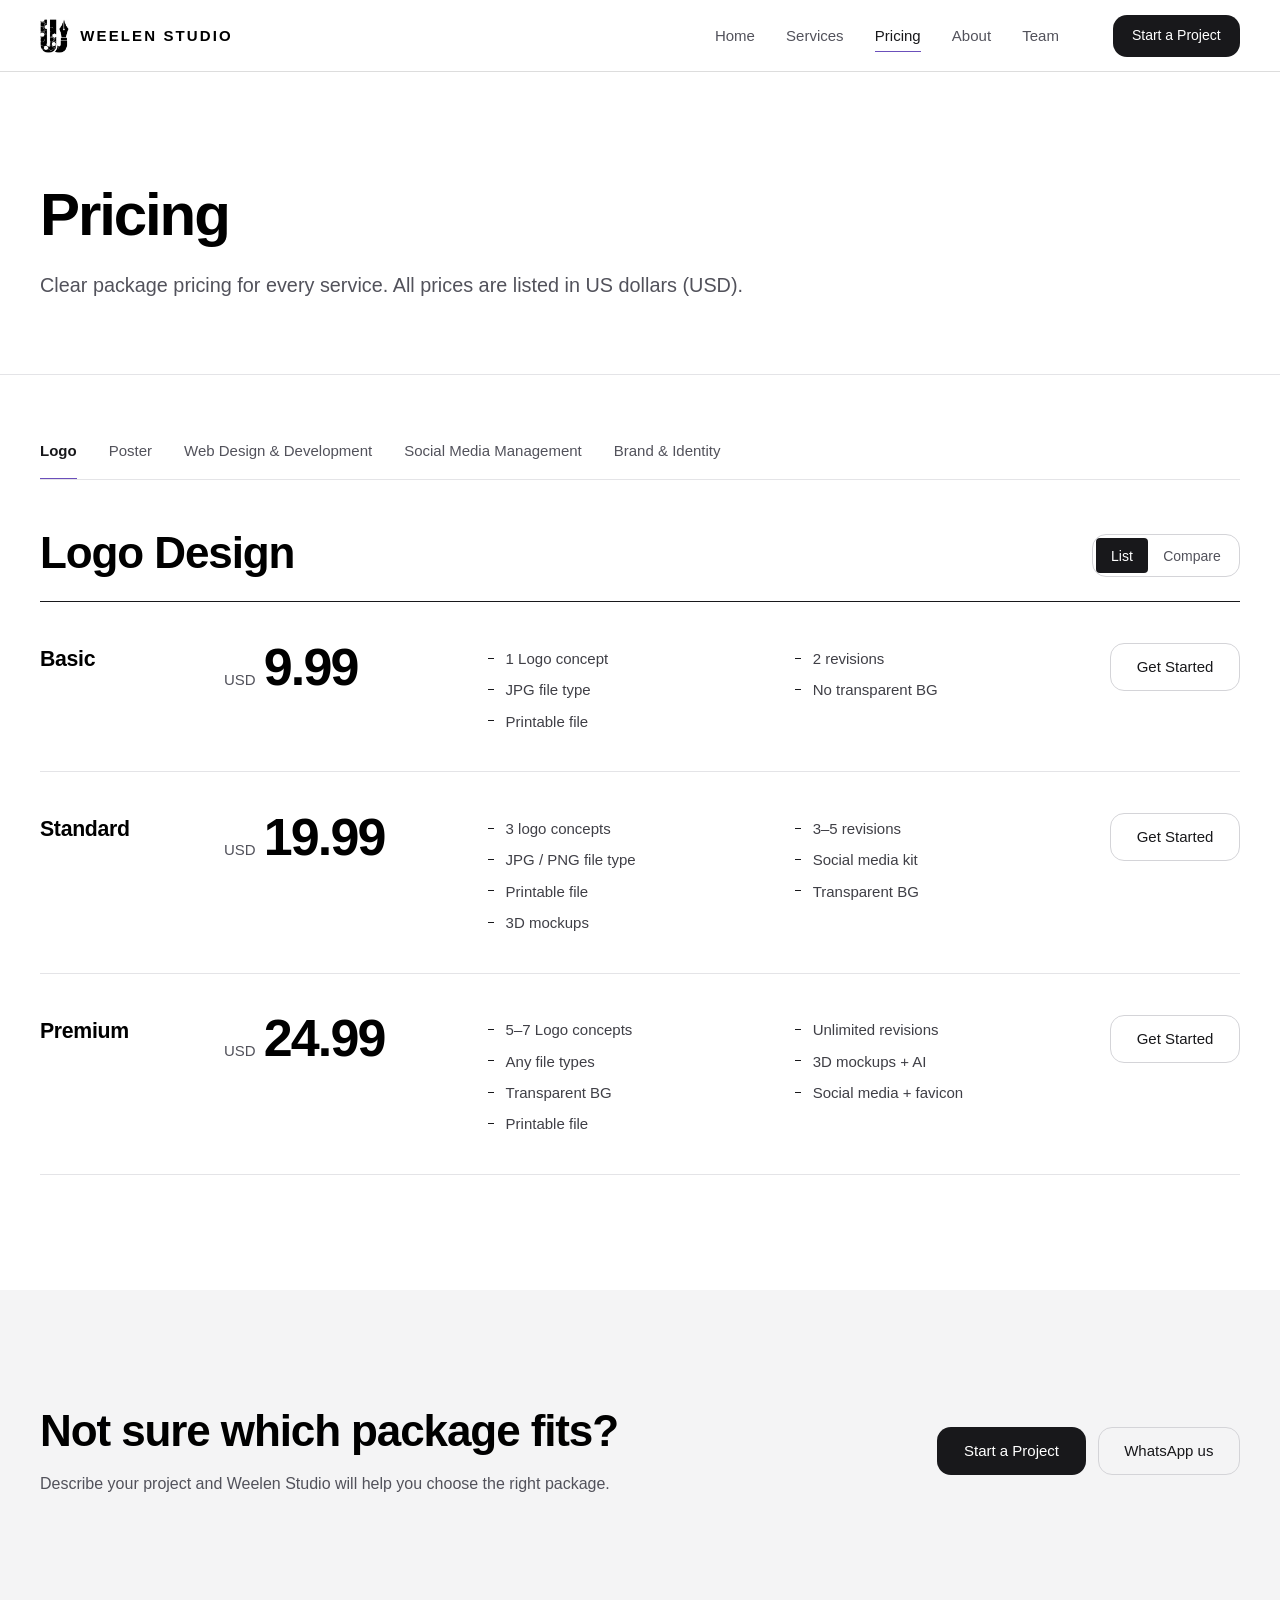
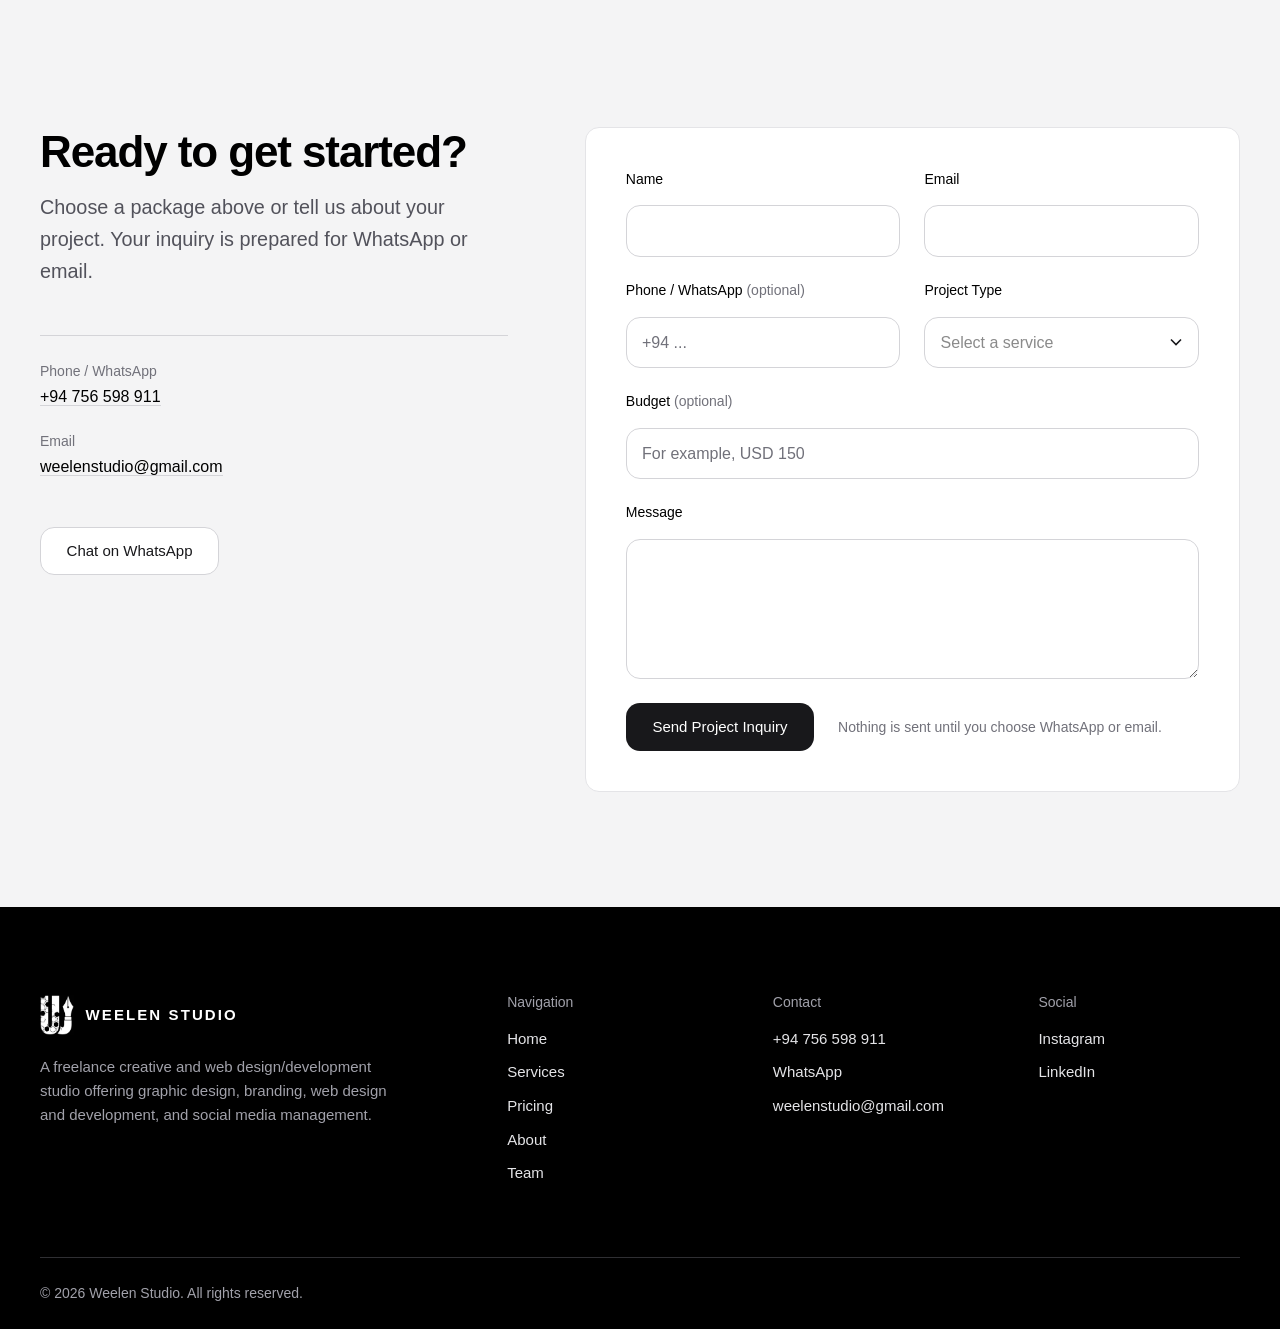
<file: price.html>
<!DOCTYPE html>
<html lang="en">
<head>
  <meta charset="utf-8">
  <meta name="viewport" content="width=device-width, initial-scale=1">
  <title>Pricing — Weelen Studio</title>
  <meta name="description" content="Package pricing from Weelen Studio for logo design, poster design, web design and development, social media management, and brand and identity. All prices in USD.">
  <meta name="theme-color" content="#ffffff">
  <!-- Replace https://www.example.com with the live domain before publishing -->
  <link rel="canonical" href="https://www.example.com/price.html">
  <meta property="og:type" content="website">
  <meta property="og:site_name" content="Weelen Studio">
  <meta property="og:title" content="Pricing — Weelen Studio">
  <meta property="og:description" content="Package pricing from Weelen Studio for logo design, poster design, web design and development, social media management, and brand and identity. All prices in USD.">
  <meta property="og:url" content="https://www.example.com/price.html">
  <meta property="og:image" content="https://www.example.com/assets/og-image.png">
  <meta name="twitter:card" content="summary_large_image">
  <link rel="icon" type="image/png" href="favicon.png">
  <link rel="apple-touch-icon" href="apple-touch-icon.png">
  <link rel="stylesheet" href="style.css">
  <script>document.documentElement.classList.add('js');</script>
  <script src="script.js" defer></script>
</head>
<body>
  <a class="skip-link" href="#main">Skip to content</a>
  <header class="site-header">
    <div class="container header__inner">
      <a class="brand" href="index.html" aria-label="Weelen Studio — home">
        <img class="brand__mark" src="weelen-logo.png" alt="" width="29" height="34">
        <span class="brand__name">WEELEN STUDIO</span>
      </a>
      <nav class="nav" id="site-nav" aria-label="Primary">
        <ul class="nav__list">
          <li><a class="nav__link" href="index.html">Home</a></li>
          <li><a class="nav__link" href="service.html">Services</a></li>
          <li><a class="nav__link" href="price.html" aria-current="page">Pricing</a></li>
          <li><a class="nav__link" href="about.html">About</a></li>
          <li><a class="nav__link" href="team.html">Team</a></li>
        </ul>
        <a class="btn btn--primary btn--sm nav__cta" href="#contact">Start a Project</a>
      </nav>
      <button class="nav-toggle" type="button" aria-expanded="false" aria-controls="site-nav" aria-label="Open menu">
        <span class="nav-toggle__bar"></span><span class="nav-toggle__bar"></span><span class="nav-toggle__bar"></span>
      </button>
    </div>
  </header>
  <main id="main">
    <section class="page-hero" aria-labelledby="page-title">
      <div class="container page-hero__inner">
        <h1 id="page-title">Pricing</h1>
        <p class="lead">Clear package pricing for every service. All prices are listed in US dollars (USD).</p>
      </div>
    </section>

    <section class="section section--pricing" aria-label="Package pricing">
      <div class="container">
        <div class="price-tabs" role="tablist" aria-label="Service categories" data-price-tabs><button class="price-tab" role="tab" id="tab-logo" data-key="logo" aria-selected="true" aria-controls="panel-logo" tabindex="0" type="button">Logo</button><button class="price-tab" role="tab" id="tab-poster" data-key="poster" aria-selected="false" aria-controls="panel-poster" tabindex="-1" type="button">Poster</button><button class="price-tab" role="tab" id="tab-web" data-key="web" aria-selected="false" aria-controls="panel-web" tabindex="-1" type="button">Web Design &amp; Development</button><button class="price-tab" role="tab" id="tab-social" data-key="social" aria-selected="false" aria-controls="panel-social" tabindex="-1" type="button">Social Media Management</button><button class="price-tab" role="tab" id="tab-brand" data-key="brand" aria-selected="false" aria-controls="panel-brand" tabindex="-1" type="button">Brand &amp; Identity</button></div>
      <div class="price-panel" role="tabpanel" id="panel-logo" aria-labelledby="tab-logo" tabindex="0">
        <div class="price-panel__head">
          <div>
            <h2>Logo Design</h2>
            
          </div>
          <div class="view-toggle" role="group" aria-label="Layout for Logo Design packages" data-view-toggle>
            <button type="button" data-view="list" aria-pressed="true">List</button>
            <button type="button" data-view="compare" aria-pressed="false">Compare</button>
          </div>
        </div>
        <div class="tiers" data-view="list">
            <article class="tier" aria-label="Logo Design — Basic">
              <h3 class="tier__name">Basic</h3>
              <p class="price"><span class="price__row"><span class="price__cur">USD</span><span class="price__num">9.99</span></span></p>
              <ul class="features"><li>1 Logo concept</li><li>2 revisions</li><li>JPG file type</li><li>No transparent BG</li><li>Printable file</li></ul>
              <div class="tier__cta"><a class="btn btn--ghost" href="#contact" data-service="Logo Design" data-package="Basic" data-price="USD 9.99">Get Started<span class="visually-hidden"> with Logo Design Basic</span></a></div>
            </article>
            <article class="tier" aria-label="Logo Design — Standard">
              <h3 class="tier__name">Standard</h3>
              <p class="price"><span class="price__row"><span class="price__cur">USD</span><span class="price__num">19.99</span></span></p>
              <ul class="features"><li>3 logo concepts</li><li>3–5 revisions</li><li>JPG / PNG file type</li><li>Social media kit</li><li>Printable file</li><li>Transparent BG</li><li>3D mockups</li></ul>
              <div class="tier__cta"><a class="btn btn--ghost" href="#contact" data-service="Logo Design" data-package="Standard" data-price="USD 19.99">Get Started<span class="visually-hidden"> with Logo Design Standard</span></a></div>
            </article>
            <article class="tier" aria-label="Logo Design — Premium">
              <h3 class="tier__name">Premium</h3>
              <p class="price"><span class="price__row"><span class="price__cur">USD</span><span class="price__num">24.99</span></span></p>
              <ul class="features"><li>5–7 Logo concepts</li><li>Unlimited revisions</li><li>Any file types</li><li>3D mockups + AI</li><li>Transparent BG</li><li>Social media + favicon</li><li>Printable file</li></ul>
              <div class="tier__cta"><a class="btn btn--ghost" href="#contact" data-service="Logo Design" data-package="Premium" data-price="USD 24.99">Get Started<span class="visually-hidden"> with Logo Design Premium</span></a></div>
            </article>
        </div>
      </div>
      <div class="price-panel" role="tabpanel" id="panel-poster" aria-labelledby="tab-poster" tabindex="0" hidden>
        <div class="price-panel__head">
          <div>
            <h2>Poster Design</h2>
            
          </div>
          <div class="view-toggle" role="group" aria-label="Layout for Poster Design packages" data-view-toggle>
            <button type="button" data-view="list" aria-pressed="true">List</button>
            <button type="button" data-view="compare" aria-pressed="false">Compare</button>
          </div>
        </div>
        <div class="tiers" data-view="list">
            <article class="tier" aria-label="Poster Design — Basic">
              <h3 class="tier__name">Basic</h3>
              <p class="price"><span class="price__row"><span class="price__cur">USD</span><span class="price__num">14.99</span></span></p>
              <ul class="features"><li>2 Poster designs</li><li>Custom graphics</li><li>JPG file</li><li>2 revisions</li><li>Business posters</li></ul>
              <div class="tier__cta"><a class="btn btn--ghost" href="#contact" data-service="Poster Design" data-package="Basic" data-price="USD 14.99">Get Started<span class="visually-hidden"> with Poster Design Basic</span></a></div>
            </article>
            <article class="tier" aria-label="Poster Design — Standard">
              <h3 class="tier__name">Standard</h3>
              <p class="price"><span class="price__row"><span class="price__cur">USD</span><span class="price__num">29.99</span></span></p>
              <ul class="features"><li>2–3 poster designs</li><li>Custom graphics + AI</li><li>JPG / PNG file</li><li>3–4 revisions</li><li>Custom size</li><li>Product posters</li></ul>
              <div class="tier__cta"><a class="btn btn--ghost" href="#contact" data-service="Poster Design" data-package="Standard" data-price="USD 29.99">Get Started<span class="visually-hidden"> with Poster Design Standard</span></a></div>
            </article>
            <article class="tier" aria-label="Poster Design — Premium">
              <h3 class="tier__name">Premium</h3>
              <p class="price"><span class="price__row"><span class="price__cur">USD</span><span class="price__num">39.99</span></span></p>
              <ul class="features"><li>3–6 poster designs</li><li>Custom graphics + AI</li><li>Any file types</li><li>Unlimited revisions</li><li>Custom size</li><li>Movie posters</li><li>Better quality + visuals</li></ul>
              <div class="tier__cta"><a class="btn btn--ghost" href="#contact" data-service="Poster Design" data-package="Premium" data-price="USD 39.99">Get Started<span class="visually-hidden"> with Poster Design Premium</span></a></div>
            </article>
        </div>
      </div>
      <div class="price-panel" role="tabpanel" id="panel-web" aria-labelledby="tab-web" tabindex="0" hidden>
        <div class="price-panel__head">
          <div>
            <h2>Web Design &amp; Development</h2>
            
          </div>
          <div class="view-toggle" role="group" aria-label="Layout for Web Design &amp; Development packages" data-view-toggle>
            <button type="button" data-view="list" aria-pressed="true">List</button>
            <button type="button" data-view="compare" aria-pressed="false">Compare</button>
          </div>
        </div>
        <div class="tiers" data-view="list">
            <article class="tier" aria-label="Web Design &amp; Development — Basic">
              <h3 class="tier__name">Basic</h3>
              <p class="price"><span class="price__row"><span class="price__cur">USD</span><span class="price__num">199</span></span></p>
              <ul class="features"><li>4–5 pages</li><li>Custom web design</li><li>Mobile responsive</li><li>Minimalist UI/UX</li><li>Contact form</li><li>WhatsApp integration</li><li>Basic SEO</li><li>2–3 revisions + test</li></ul>
              <div class="tier__cta"><a class="btn btn--ghost" href="#contact" data-service="Web Design &amp; Development" data-package="Basic" data-price="USD 199">Get Started<span class="visually-hidden"> with Web Design &amp; Development Basic</span></a></div>
            </article>
            <article class="tier" aria-label="Web Design &amp; Development — Standard">
              <h3 class="tier__name">Standard</h3>
              <p class="price"><span class="price__row"><span class="price__cur">USD</span><span class="price__num">399</span></span></p>
              <ul class="features"><li>6–8 pages</li><li>Custom designs</li><li>Mobile responsive</li><li>Contact form</li><li>WhatsApp + social media integration</li><li>Advance SEO</li><li>Admin panel</li><li>Unlimited revisions + test</li></ul>
              <div class="tier__cta"><a class="btn btn--ghost" href="#contact" data-service="Web Design &amp; Development" data-package="Standard" data-price="USD 399">Get Started<span class="visually-hidden"> with Web Design &amp; Development Standard</span></a></div>
            </article>
            <article class="tier" aria-label="Web Design &amp; Development — Premium">
              <h3 class="tier__name">Premium</h3>
              <p class="price"><span class="price__row"><span class="price__cur">USD</span><span class="price__num">599</span></span></p>
              <ul class="features"><li>10 pages</li><li>Custom designs</li><li>Mobile responsive</li><li>Contact form</li><li>WhatsApp + Social media integration</li><li>Advance SEO</li><li>Modern UI/UX</li><li>Custom admin panel</li><li>Unlimited revisions + tests</li></ul>
              <div class="tier__cta"><a class="btn btn--ghost" href="#contact" data-service="Web Design &amp; Development" data-package="Premium" data-price="USD 599">Get Started<span class="visually-hidden"> with Web Design &amp; Development Premium</span></a></div>
            </article>
            <article class="tier" aria-label="Web Design &amp; Development — E-commerce">
              <h3 class="tier__name">E-commerce</h3>
              <p class="price"><span class="price__row"><span class="price__cur">USD</span><span class="price__num">599</span></span></p>
              <ul class="features"><li>Unlimited revisions + tests</li></ul>
              <div class="tier__cta"><a class="btn btn--ghost" href="#contact" data-service="Web Design &amp; Development" data-package="E-commerce" data-price="USD 599">Get Started<span class="visually-hidden"> with Web Design &amp; Development E-commerce</span></a></div>
            </article>
        </div>
      </div>
      <div class="price-panel" role="tabpanel" id="panel-social" aria-labelledby="tab-social" tabindex="0" hidden>
        <div class="price-panel__head">
          <div>
            <h2>Social Media Management</h2>
            <p>Prices are per month.</p>
          </div>
          <div class="view-toggle" role="group" aria-label="Layout for Social Media Management packages" data-view-toggle>
            <button type="button" data-view="list" aria-pressed="true">List</button>
            <button type="button" data-view="compare" aria-pressed="false">Compare</button>
          </div>
        </div>
        <div class="tiers" data-view="list">
            <article class="tier" aria-label="Social Media Management — Basic">
              <h3 class="tier__name">Basic</h3>
              <p class="price"><span class="price__row"><span class="price__cur">USD</span><span class="price__num">30</span></span><span class="price__per">per month</span></p>
              <ul class="features"><li>Instagram + TikTok</li><li>Zero stress</li><li>2 posts + 1 story per day</li><li>1k real followers / month</li></ul>
              <div class="tier__cta"><a class="btn btn--ghost" href="#contact" data-service="Social Media Management" data-package="Basic" data-price="USD 30">Get Started<span class="visually-hidden"> with Social Media Management Basic</span></a></div>
            </article>
            <article class="tier" aria-label="Social Media Management — Standard">
              <h3 class="tier__name">Standard</h3>
              <p class="price"><span class="price__row"><span class="price__cur">USD</span><span class="price__num">45</span></span><span class="price__per">per month</span></p>
              <ul class="features"><li>Instagram + TikTok + Facebook</li><li>Zero Stress</li><li>5 posts + 2 stories per day</li><li>Verified badge</li><li>3k real followers per month</li></ul>
              <div class="tier__cta"><a class="btn btn--ghost" href="#contact" data-service="Social Media Management" data-package="Standard" data-price="USD 45">Get Started<span class="visually-hidden"> with Social Media Management Standard</span></a></div>
            </article>
            <article class="tier" aria-label="Social Media Management — Premium">
              <h3 class="tier__name">Premium</h3>
              <p class="price"><span class="price__row"><span class="price__cur">USD</span><span class="price__num">60</span></span><span class="price__per">per month</span></p>
              <ul class="features"><li>Instagram + TikTok + Facebook + X</li><li>Zero stress</li><li>10 posts + 4 reels per day</li><li>Verified badge</li><li>6k real followers per month</li></ul>
              <div class="tier__cta"><a class="btn btn--ghost" href="#contact" data-service="Social Media Management" data-package="Premium" data-price="USD 60">Get Started<span class="visually-hidden"> with Social Media Management Premium</span></a></div>
            </article>
        </div>
      </div>
      <div class="price-panel" role="tabpanel" id="panel-brand" aria-labelledby="tab-brand" tabindex="0" hidden>
        <div class="price-panel__head">
          <div>
            <h2>Brand &amp; Identity Package</h2>
            
          </div>
          <div class="view-toggle" role="group" aria-label="Layout for Brand &amp; Identity Package packages" data-view-toggle>
            <button type="button" data-view="list" aria-pressed="true">List</button>
            <button type="button" data-view="compare" aria-pressed="false">Compare</button>
          </div>
        </div>
        <div class="tiers" data-view="list">
            <article class="tier" aria-label="Brand &amp; Identity Package — Basic">
              <h3 class="tier__name">Basic</h3>
              <p class="price"><span class="price__row"><span class="price__cur">USD</span><span class="price__num">30</span></span></p>
              <ul class="features"><li>2 logos + 1 poster concepts</li><li>4 revisions</li><li>JPG / PNG file types</li><li>Logo with transparent BG</li></ul>
              <div class="tier__cta"><a class="btn btn--ghost" href="#contact" data-service="Brand &amp; Identity" data-package="Basic" data-price="USD 30">Get Started<span class="visually-hidden"> with Brand &amp; Identity Package Basic</span></a></div>
            </article>
            <article class="tier" aria-label="Brand &amp; Identity Package — Standard">
              <h3 class="tier__name">Standard</h3>
              <p class="price"><span class="price__row"><span class="price__cur">USD</span><span class="price__num">50</span></span></p>
              <ul class="features"><li>4 logos + 2 posters + 2 business cards designs</li><li>Unlimited revisions</li><li>Any file types</li><li>Logo with transparent BG</li></ul>
              <div class="tier__cta"><a class="btn btn--ghost" href="#contact" data-service="Brand &amp; Identity" data-package="Standard" data-price="USD 50">Get Started<span class="visually-hidden"> with Brand &amp; Identity Package Standard</span></a></div>
            </article>
            <article class="tier" aria-label="Brand &amp; Identity Package — Premium">
              <h3 class="tier__name">Premium</h3>
              <p class="price"><span class="price__row"><span class="price__cur">USD</span><span class="price__num">60</span></span></p>
              <ul class="features"><li>6 logos + 4 posters + 5 business cards designs</li><li>Unlimited revisions</li><li>Any file types</li><li>Logo with transparent BG</li></ul>
              <div class="tier__cta"><a class="btn btn--ghost" href="#contact" data-service="Brand &amp; Identity" data-package="Premium" data-price="USD 60">Get Started<span class="visually-hidden"> with Brand &amp; Identity Package Premium</span></a></div>
            </article>
        </div>
      </div>
        <noscript><style>.price-panel[hidden]{display:block!important}</style></noscript>
      </div>
    </section>

    <section class="section section--soft" aria-labelledby="help-title">
      <div class="container price-help">
        <div>
          <h2 id="help-title">Not sure which package fits?</h2>
          <p>Describe your project and Weelen Studio will help you choose the right package.</p>
        </div>
        <div class="btn-row">
          <a class="btn btn--primary" href="#contact">Start a Project</a>
          <a class="btn btn--ghost" href="https://wa.me/94756598911?text=Hello%20Weelen%20Studio%2C%20I%20would%20like%20to%20start%20a%20project.%20Could%20we%20discuss%20the%20details%3F" target="_blank" rel="noopener">WhatsApp us</a>
        </div>
      </div>
    </section>

  <section class="section contact" id="contact" aria-labelledby="contact-title">
    <div class="container contact__grid">
      <div class="contact__info" data-reveal>
        <div>
          <h2 id="contact-title">Ready to get started?</h2>
          <p class="lead">Choose a package above or tell us about your project. Your inquiry is prepared for WhatsApp or email.</p>
        </div>
        <dl class="contact__list">
          <div><dt>Phone / WhatsApp</dt><dd><a href="tel:+94756598911">+94 756 598 911</a></dd></div>
          <div><dt>Email</dt><dd><a href="mailto:weelenstudio@gmail.com">weelenstudio@gmail.com</a></dd></div>
        </dl>
        <div class="btn-row">
          <a class="btn btn--whatsapp" data-whatsapp href="https://wa.me/94756598911?text=Hello%20Weelen%20Studio%2C%20I%20would%20like%20to%20start%20a%20project.%20Could%20we%20discuss%20the%20details%3F" target="_blank" rel="noopener">Chat on WhatsApp</a>
        </div>
      </div>
      <div class="contact__form" data-reveal data-reveal-delay="80">
        <form id="inquiry-form" novalidate aria-label="Project inquiry">
          <div class="form-grid">
            <div class="field">
              <label for="f-name">Name</label>
              <input class="input" id="f-name" name="name" type="text" autocomplete="name" aria-describedby="error-name" required>
              <p class="field__error" id="error-name"></p>
            </div>
            <div class="field">
              <label for="f-email">Email</label>
              <input class="input" id="f-email" name="email" type="email" autocomplete="email" aria-describedby="error-email" required>
              <p class="field__error" id="error-email"></p>
            </div>
            <div class="field">
              <label for="f-phone">Phone / WhatsApp <span class="opt">(optional)</span></label>
              <input class="input" id="f-phone" name="phone" type="tel" autocomplete="tel" placeholder="+94 ..." aria-describedby="error-phone">
              <p class="field__error" id="error-phone"></p>
            </div>
            <div class="field">
              <label for="f-type">Project Type</label>
              <select class="select" id="f-type" name="type" aria-describedby="error-type" required>
                <option value="">Select a service</option>
                <option value="Logo Design">Logo Design</option><option value="Poster Design">Poster Design</option><option value="Web Design &amp; Development">Web Design &amp; Development</option><option value="Social Media Management">Social Media Management</option><option value="Brand &amp; Identity">Brand &amp; Identity</option><option value="Other creative services">Other creative services</option>
              </select>
              <p class="field__error" id="error-type"></p>
            </div>
            <div class="field field--full">
              <label for="f-budget">Budget <span class="opt">(optional)</span></label>
              <input class="input" id="f-budget" name="budget" type="text" placeholder="For example, USD 150" aria-describedby="error-budget">
              <p class="field__error" id="error-budget"></p>
            </div>
            <div class="field field--full">
              <label for="f-message">Message</label>
              <textarea class="textarea" id="f-message" name="message" aria-describedby="error-message" required></textarea>
              <p class="field__error" id="error-message"></p>
            </div>
          </div>
          <div class="form-actions">
            <button class="btn btn--primary" type="submit">Send Project Inquiry</button>
            <p class="form-note">Nothing is sent until you choose WhatsApp or email.</p>
          </div>
        </form>
        <div class="form-success" id="form-success" role="status" hidden>
          <h3>Your inquiry is ready</h3>
          <p>This website does not send messages by itself. Choose how you would like to send your inquiry to Weelen Studio.</p>
          <div class="btn-row">
            <a class="btn btn--primary" id="send-whatsapp" href="https://wa.me/94756598911?text=Hello%20Weelen%20Studio%2C%20I%20would%20like%20to%20start%20a%20project.%20Could%20we%20discuss%20the%20details%3F" target="_blank" rel="noopener">Send on WhatsApp</a>
            <a class="btn btn--ghost" id="send-email" href="mailto:weelenstudio@gmail.com">Send by email</a>
            <button class="btn btn--ghost" id="edit-inquiry" type="button">Edit inquiry</button>
          </div>
        </div>
      </div>
    </div>
  </section>
  </main>

  <footer class="site-footer">
    <div class="container">
      <div class="footer__grid">
        <div class="footer__brand">
          <a class="brand" href="index.html" aria-label="Weelen Studio — home">
            <img class="brand__mark" src="weelen-logo-white.png" alt="" width="34" height="40" loading="lazy">
            <span class="brand__name">WEELEN STUDIO</span>
          </a>
          <p>A freelance creative and web design/development studio offering graphic design, branding, web design and development, and social media management.</p>
        </div>
        <nav aria-label="Footer">
          <h2 class="footer__title">Navigation</h2>
          <ul class="footer__list">
          <li><a href="index.html">Home</a></li>
          <li><a href="service.html">Services</a></li>
          <li><a href="price.html">Pricing</a></li>
          <li><a href="about.html">About</a></li>
          <li><a href="team.html">Team</a></li>
          </ul>
        </nav>
        <div>
          <h2 class="footer__title">Contact</h2>
          <ul class="footer__list">
            <li><a href="tel:+94756598911">+94 756 598 911</a></li>
            <li><a href="https://wa.me/94756598911?text=Hello%20Weelen%20Studio%2C%20I%20would%20like%20to%20start%20a%20project.%20Could%20we%20discuss%20the%20details%3F" target="_blank" rel="noopener">WhatsApp</a></li>
            <li><a href="mailto:weelenstudio@gmail.com">weelenstudio@gmail.com</a></li>
          </ul>
        </div>
        <div>
          <h2 class="footer__title">Social</h2>
          <ul class="footer__list">
            <li><a href="https://www.instagram.com/" target="_blank" rel="noopener">Instagram</a></li>
            <li><a href="https://www.linkedin.com/" target="_blank" rel="noopener">LinkedIn</a></li>
          </ul>
        </div>
      </div>
      <div class="footer__bottom">
        <p>&copy; 2026 Weelen Studio. All rights reserved.</p>
      </div>
    </div>
  </footer>

  <button class="to-top" type="button" aria-label="Back to top">
    <svg width="18" height="18" viewBox="0 0 18 18" fill="none" stroke="currentColor" stroke-width="1.6" aria-hidden="true"><path d="M9 14.5V3.5M3.5 8.5 9 3l5.5 5.5"/></svg>
  </button>
</body>
</html>
</file>
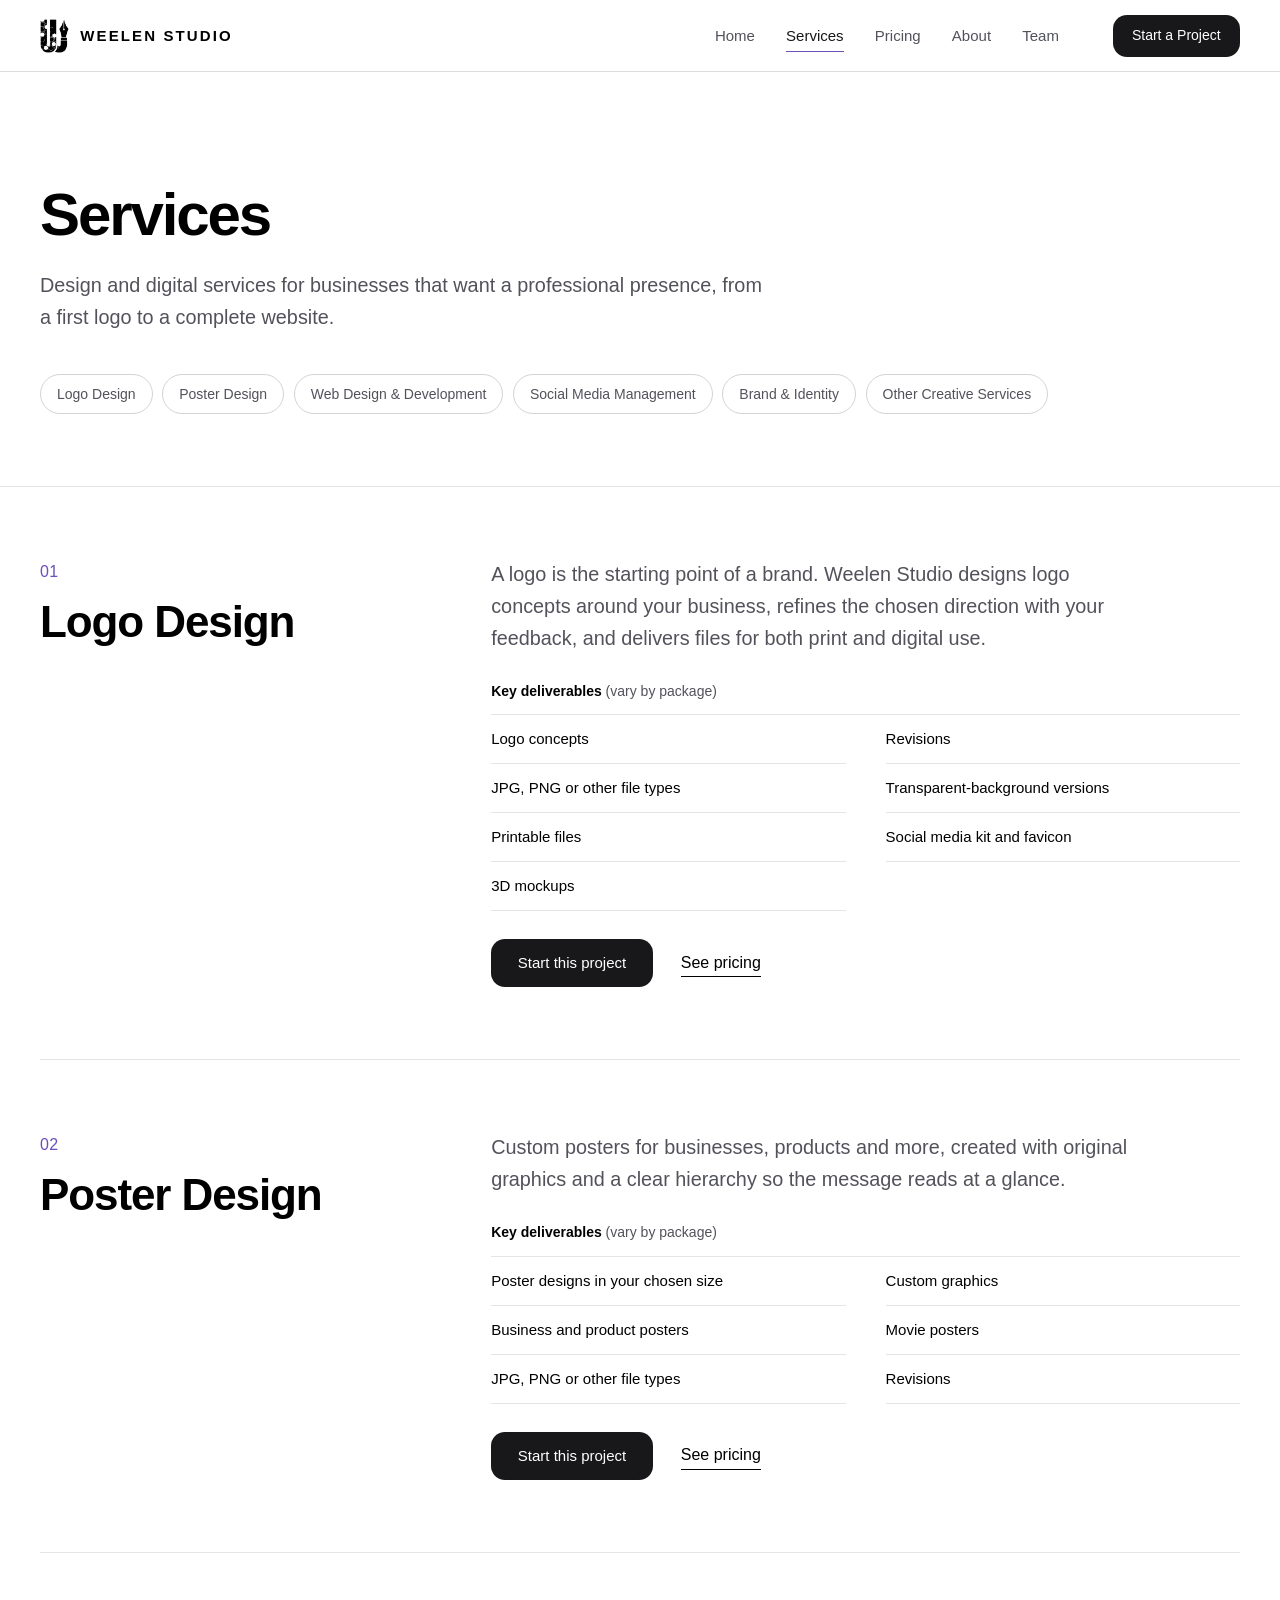
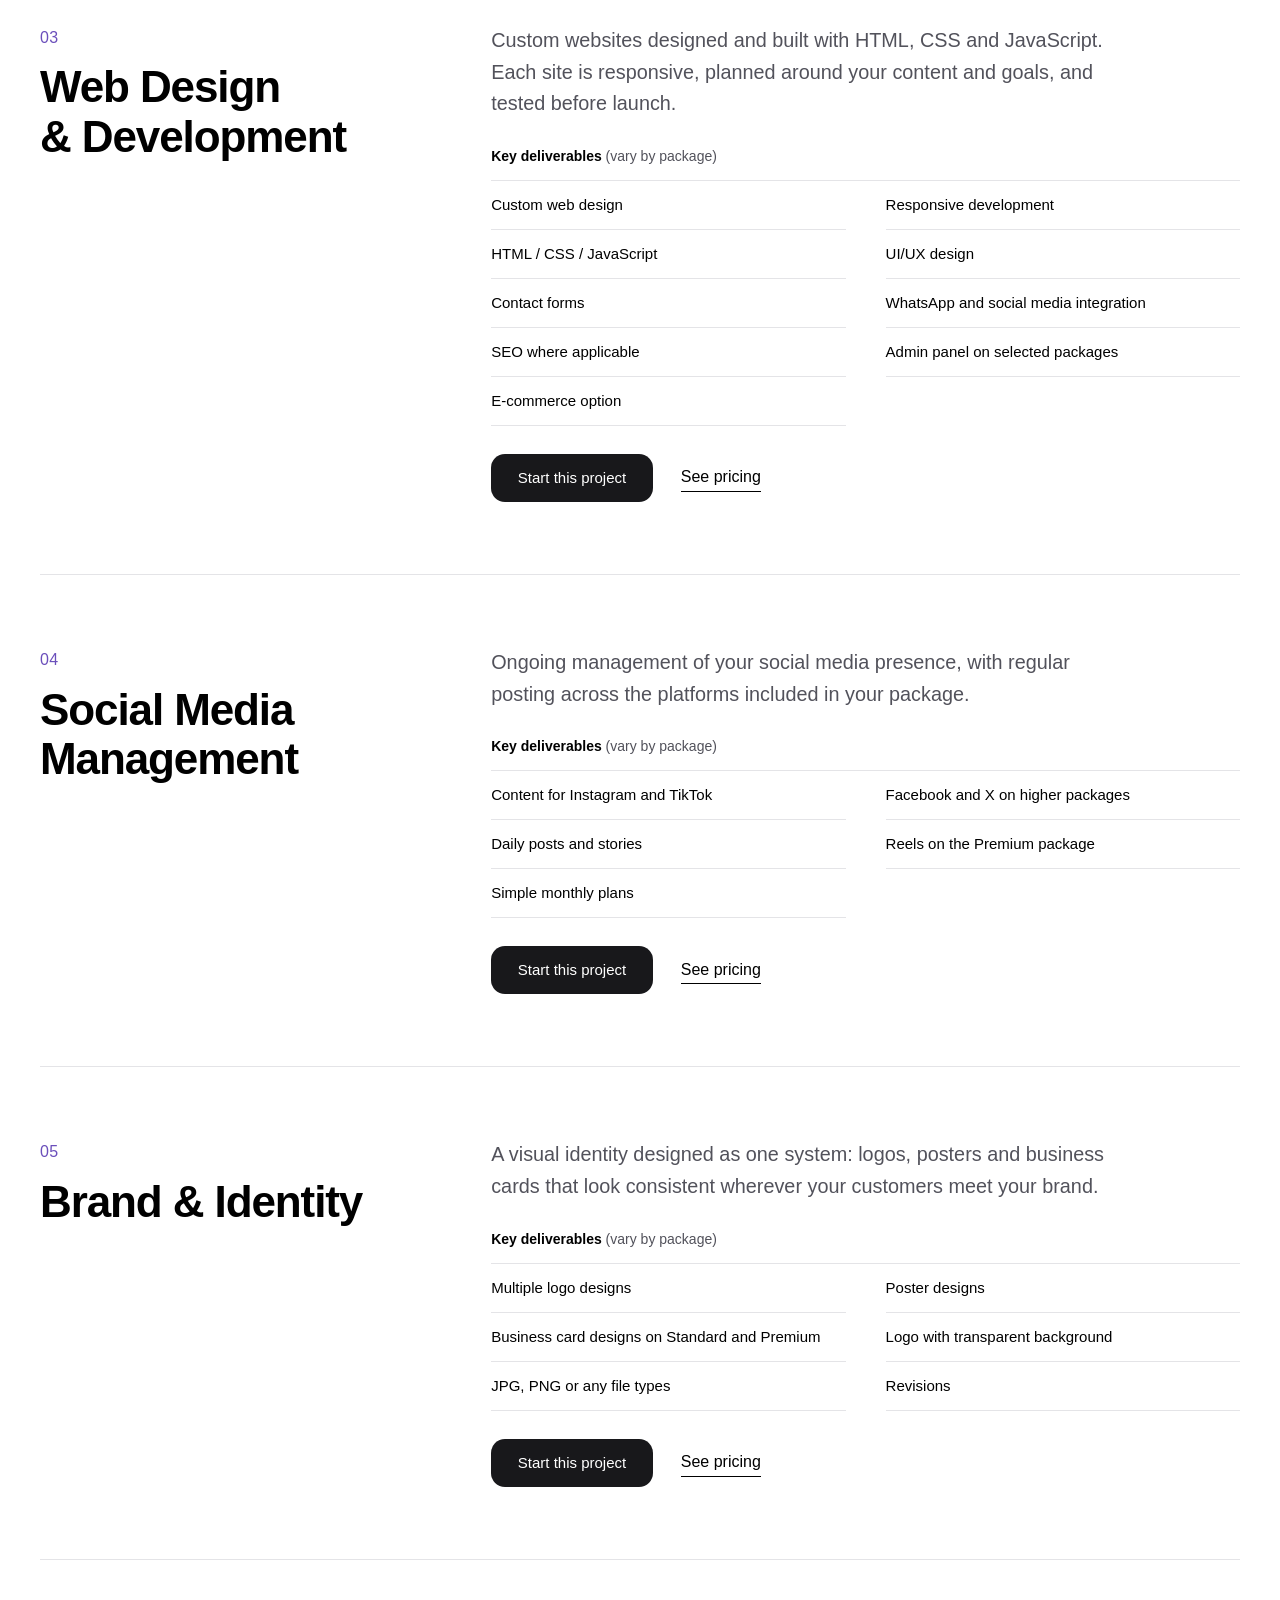
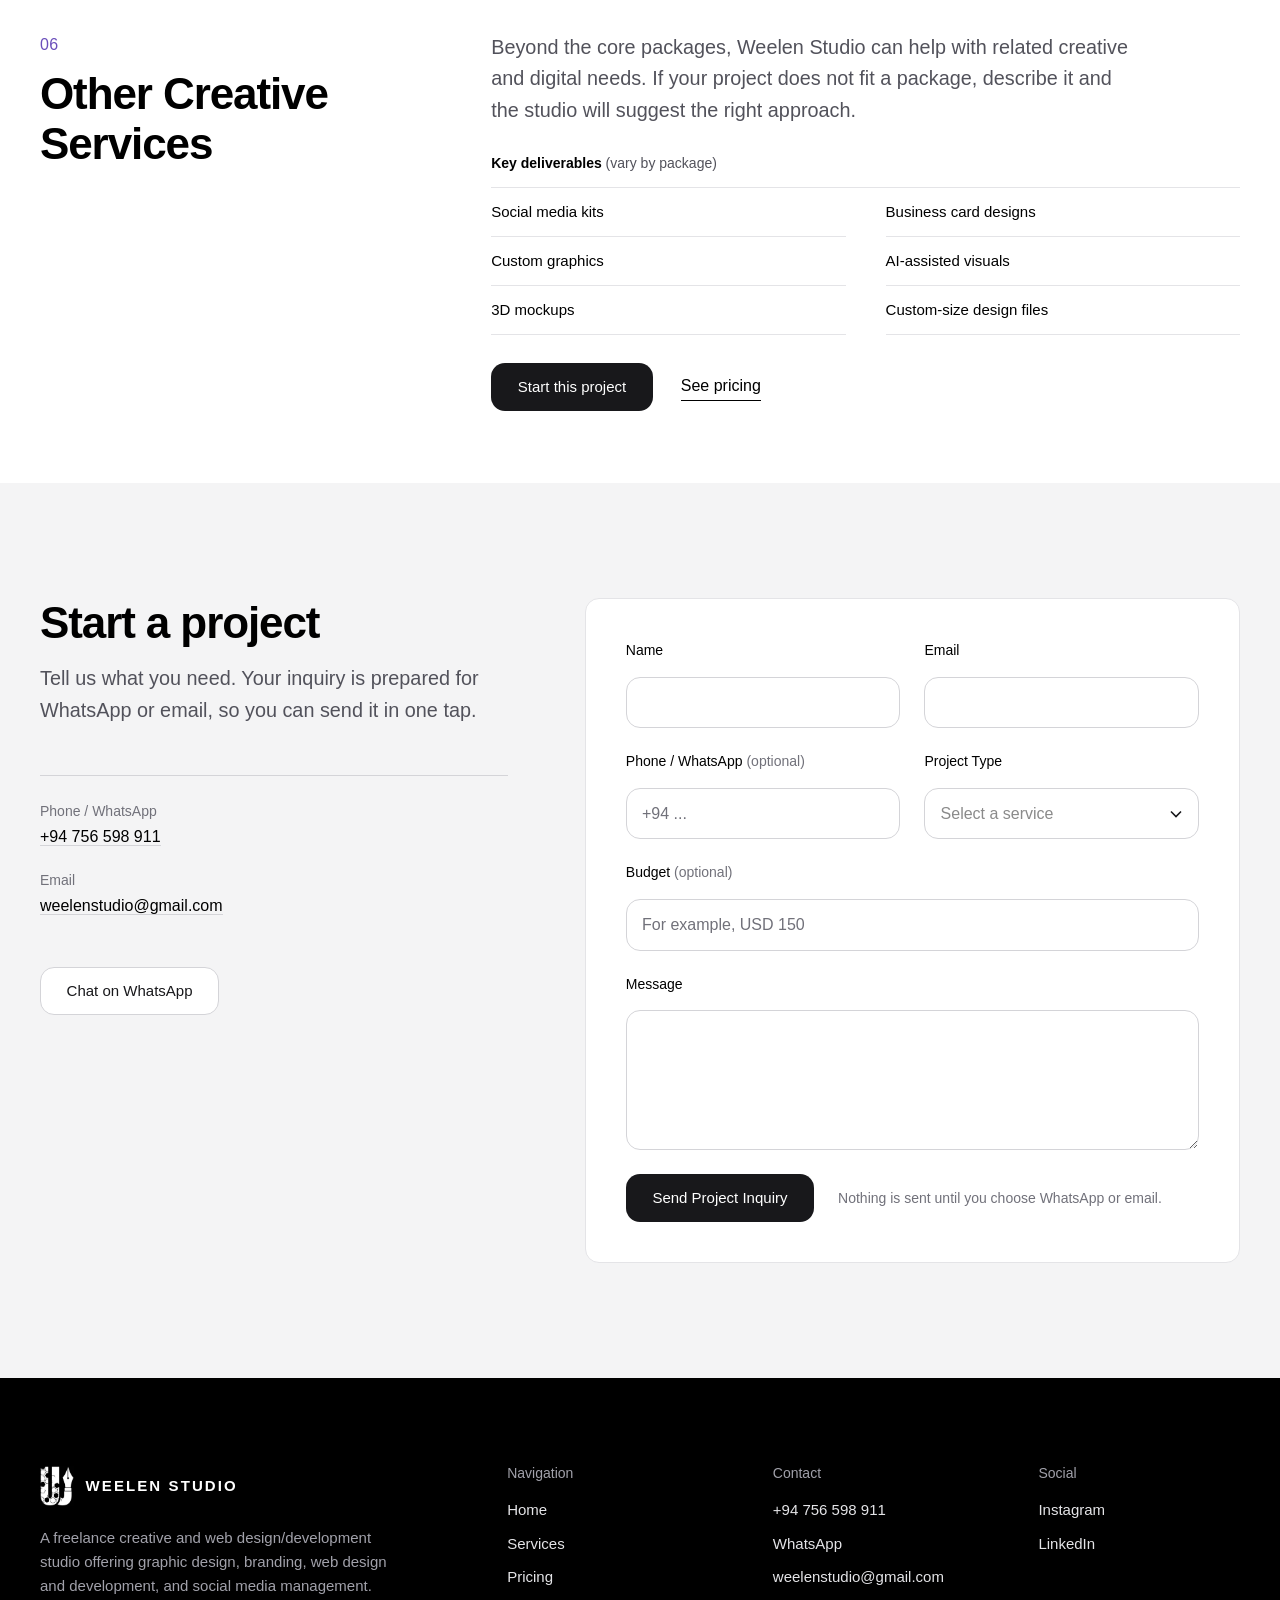
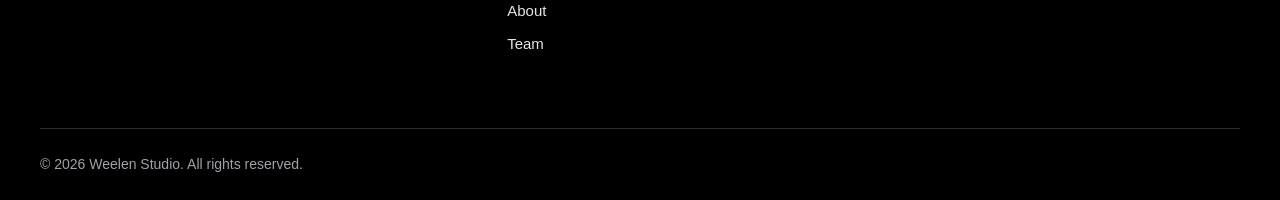
<file: service.html>
<!DOCTYPE html>
<html lang="en">
<head>
  <meta charset="utf-8">
  <meta name="viewport" content="width=device-width, initial-scale=1">
  <title>Services — Weelen Studio</title>
  <meta name="description" content="Logo design, poster design, web design and development, social media management, brand identity and other creative services from Weelen Studio.">
  <meta name="theme-color" content="#ffffff">
  <!-- Replace https://www.example.com with the live domain before publishing -->
  <link rel="canonical" href="https://www.example.com/service.html">
  <meta property="og:type" content="website">
  <meta property="og:site_name" content="Weelen Studio">
  <meta property="og:title" content="Services — Weelen Studio">
  <meta property="og:description" content="Logo design, poster design, web design and development, social media management, brand identity and other creative services from Weelen Studio.">
  <meta property="og:url" content="https://www.example.com/service.html">
  <meta property="og:image" content="https://www.example.com/assets/og-image.png">
  <meta name="twitter:card" content="summary_large_image">
  <link rel="icon" type="image/png" href="favicon.png">
  <link rel="apple-touch-icon" href="apple-touch-icon.png">
  <link rel="stylesheet" href="style.css">
  <script>document.documentElement.classList.add('js');</script>
  <script src="script.js" defer></script>
</head>
<body>
  <a class="skip-link" href="#main">Skip to content</a>
  <header class="site-header">
    <div class="container header__inner">
      <a class="brand" href="index.html" aria-label="Weelen Studio — home">
        <img class="brand__mark" src="weelen-logo.png" alt="" width="29" height="34">
        <span class="brand__name">WEELEN STUDIO</span>
      </a>
      <nav class="nav" id="site-nav" aria-label="Primary">
        <ul class="nav__list">
          <li><a class="nav__link" href="index.html">Home</a></li>
          <li><a class="nav__link" href="service.html" aria-current="page">Services</a></li>
          <li><a class="nav__link" href="price.html">Pricing</a></li>
          <li><a class="nav__link" href="about.html">About</a></li>
          <li><a class="nav__link" href="team.html">Team</a></li>
        </ul>
        <a class="btn btn--primary btn--sm nav__cta" href="#contact">Start a Project</a>
      </nav>
      <button class="nav-toggle" type="button" aria-expanded="false" aria-controls="site-nav" aria-label="Open menu">
        <span class="nav-toggle__bar"></span><span class="nav-toggle__bar"></span><span class="nav-toggle__bar"></span>
      </button>
    </div>
  </header>
  <main id="main">
    <section class="page-hero" aria-labelledby="page-title">
      <div class="container page-hero__inner">
        <h1 id="page-title">Services</h1>
        <p class="lead">Design and digital services for businesses that want a professional presence, from a first logo to a complete website.</p>
        <nav class="chips" aria-label="Jump to a service"><a class="chip" href="#logo-design">Logo Design</a><a class="chip" href="#poster-design">Poster Design</a><a class="chip" href="#web-design">Web Design &amp; Development</a><a class="chip" href="#social-media">Social Media Management</a><a class="chip" href="#brand-identity">Brand &amp; Identity</a><a class="chip" href="#other-services">Other Creative Services</a></nav>
      </div>
    </section>

    <div class="container">
      <article class="service" id="logo-design" aria-labelledby="logo-design-title" data-reveal>
        <div class="service__head">
          <span class="num">01</span>
          <h2 id="logo-design-title">Logo Design</h2>
        </div>
        <div class="service__body">
          <p>A logo is the starting point of a brand. Weelen Studio designs logo concepts around your business, refines the chosen direction with your feedback, and delivers files for both print and digital use.</p>
          <div class="deliverables">
            <h3>Key deliverables <span>(vary by package)</span></h3>
            <ul><li>Logo concepts</li><li>Revisions</li><li>JPG, PNG or other file types</li><li>Transparent-background versions</li><li>Printable files</li><li>Social media kit and favicon</li><li>3D mockups</li></ul>
          </div>
          <div class="service__cta">
            <a class="btn btn--primary" href="#contact" data-service="Logo Design">Start this project</a>
            <a class="link" href="price.html#logo">See pricing</a>
          </div>
        </div>
      </article>
      <article class="service" id="poster-design" aria-labelledby="poster-design-title" data-reveal>
        <div class="service__head">
          <span class="num">02</span>
          <h2 id="poster-design-title">Poster Design</h2>
        </div>
        <div class="service__body">
          <p>Custom posters for businesses, products and more, created with original graphics and a clear hierarchy so the message reads at a glance.</p>
          <div class="deliverables">
            <h3>Key deliverables <span>(vary by package)</span></h3>
            <ul><li>Poster designs in your chosen size</li><li>Custom graphics</li><li>Business and product posters</li><li>Movie posters</li><li>JPG, PNG or other file types</li><li>Revisions</li></ul>
          </div>
          <div class="service__cta">
            <a class="btn btn--primary" href="#contact" data-service="Poster Design">Start this project</a>
            <a class="link" href="price.html#poster">See pricing</a>
          </div>
        </div>
      </article>
      <article class="service" id="web-design" aria-labelledby="web-design-title" data-reveal>
        <div class="service__head">
          <span class="num">03</span>
          <h2 id="web-design-title">Web Design &amp; Development</h2>
        </div>
        <div class="service__body">
          <p>Custom websites designed and built with HTML, CSS and JavaScript. Each site is responsive, planned around your content and goals, and tested before launch.</p>
          <div class="deliverables">
            <h3>Key deliverables <span>(vary by package)</span></h3>
            <ul><li>Custom web design</li><li>Responsive development</li><li>HTML / CSS / JavaScript</li><li>UI/UX design</li><li>Contact forms</li><li>WhatsApp and social media integration</li><li>SEO where applicable</li><li>Admin panel on selected packages</li><li>E-commerce option</li></ul>
          </div>
          <div class="service__cta">
            <a class="btn btn--primary" href="#contact" data-service="Web Design &amp; Development">Start this project</a>
            <a class="link" href="price.html#web">See pricing</a>
          </div>
        </div>
      </article>
      <article class="service" id="social-media" aria-labelledby="social-media-title" data-reveal>
        <div class="service__head">
          <span class="num">04</span>
          <h2 id="social-media-title">Social Media Management</h2>
        </div>
        <div class="service__body">
          <p>Ongoing management of your social media presence, with regular posting across the platforms included in your package.</p>
          <div class="deliverables">
            <h3>Key deliverables <span>(vary by package)</span></h3>
            <ul><li>Content for Instagram and TikTok</li><li>Facebook and X on higher packages</li><li>Daily posts and stories</li><li>Reels on the Premium package</li><li>Simple monthly plans</li></ul>
          </div>
          <div class="service__cta">
            <a class="btn btn--primary" href="#contact" data-service="Social Media Management">Start this project</a>
            <a class="link" href="price.html#social">See pricing</a>
          </div>
        </div>
      </article>
      <article class="service" id="brand-identity" aria-labelledby="brand-identity-title" data-reveal>
        <div class="service__head">
          <span class="num">05</span>
          <h2 id="brand-identity-title">Brand &amp; Identity</h2>
        </div>
        <div class="service__body">
          <p>A visual identity designed as one system: logos, posters and business cards that look consistent wherever your customers meet your brand.</p>
          <div class="deliverables">
            <h3>Key deliverables <span>(vary by package)</span></h3>
            <ul><li>Multiple logo designs</li><li>Poster designs</li><li>Business card designs on Standard and Premium</li><li>Logo with transparent background</li><li>JPG, PNG or any file types</li><li>Revisions</li></ul>
          </div>
          <div class="service__cta">
            <a class="btn btn--primary" href="#contact" data-service="Brand &amp; Identity">Start this project</a>
            <a class="link" href="price.html#brand">See pricing</a>
          </div>
        </div>
      </article>
      <article class="service" id="other-services" aria-labelledby="other-services-title" data-reveal>
        <div class="service__head">
          <span class="num">06</span>
          <h2 id="other-services-title">Other Creative Services</h2>
        </div>
        <div class="service__body">
          <p>Beyond the core packages, Weelen Studio can help with related creative and digital needs. If your project does not fit a package, describe it and the studio will suggest the right approach.</p>
          <div class="deliverables">
            <h3>Key deliverables <span>(vary by package)</span></h3>
            <ul><li>Social media kits</li><li>Business card designs</li><li>Custom graphics</li><li>AI-assisted visuals</li><li>3D mockups</li><li>Custom-size design files</li></ul>
          </div>
          <div class="service__cta">
            <a class="btn btn--primary" href="#contact" data-service="Other creative services">Start this project</a>
            <a class="link" href="price.html">See pricing</a>
          </div>
        </div>
      </article>
    </div>

  <section class="section contact" id="contact" aria-labelledby="contact-title">
    <div class="container contact__grid">
      <div class="contact__info" data-reveal>
        <div>
          <h2 id="contact-title">Start a project</h2>
          <p class="lead">Tell us what you need. Your inquiry is prepared for WhatsApp or email, so you can send it in one tap.</p>
        </div>
        <dl class="contact__list">
          <div><dt>Phone / WhatsApp</dt><dd><a href="tel:+94756598911">+94 756 598 911</a></dd></div>
          <div><dt>Email</dt><dd><a href="mailto:weelenstudio@gmail.com">weelenstudio@gmail.com</a></dd></div>
        </dl>
        <div class="btn-row">
          <a class="btn btn--whatsapp" data-whatsapp href="https://wa.me/94756598911?text=Hello%20Weelen%20Studio%2C%20I%20would%20like%20to%20start%20a%20project.%20Could%20we%20discuss%20the%20details%3F" target="_blank" rel="noopener">Chat on WhatsApp</a>
        </div>
      </div>
      <div class="contact__form" data-reveal data-reveal-delay="80">
        <form id="inquiry-form" novalidate aria-label="Project inquiry">
          <div class="form-grid">
            <div class="field">
              <label for="f-name">Name</label>
              <input class="input" id="f-name" name="name" type="text" autocomplete="name" aria-describedby="error-name" required>
              <p class="field__error" id="error-name"></p>
            </div>
            <div class="field">
              <label for="f-email">Email</label>
              <input class="input" id="f-email" name="email" type="email" autocomplete="email" aria-describedby="error-email" required>
              <p class="field__error" id="error-email"></p>
            </div>
            <div class="field">
              <label for="f-phone">Phone / WhatsApp <span class="opt">(optional)</span></label>
              <input class="input" id="f-phone" name="phone" type="tel" autocomplete="tel" placeholder="+94 ..." aria-describedby="error-phone">
              <p class="field__error" id="error-phone"></p>
            </div>
            <div class="field">
              <label for="f-type">Project Type</label>
              <select class="select" id="f-type" name="type" aria-describedby="error-type" required>
                <option value="">Select a service</option>
                <option value="Logo Design">Logo Design</option><option value="Poster Design">Poster Design</option><option value="Web Design &amp; Development">Web Design &amp; Development</option><option value="Social Media Management">Social Media Management</option><option value="Brand &amp; Identity">Brand &amp; Identity</option><option value="Other creative services">Other creative services</option>
              </select>
              <p class="field__error" id="error-type"></p>
            </div>
            <div class="field field--full">
              <label for="f-budget">Budget <span class="opt">(optional)</span></label>
              <input class="input" id="f-budget" name="budget" type="text" placeholder="For example, USD 150" aria-describedby="error-budget">
              <p class="field__error" id="error-budget"></p>
            </div>
            <div class="field field--full">
              <label for="f-message">Message</label>
              <textarea class="textarea" id="f-message" name="message" aria-describedby="error-message" required></textarea>
              <p class="field__error" id="error-message"></p>
            </div>
          </div>
          <div class="form-actions">
            <button class="btn btn--primary" type="submit">Send Project Inquiry</button>
            <p class="form-note">Nothing is sent until you choose WhatsApp or email.</p>
          </div>
        </form>
        <div class="form-success" id="form-success" role="status" hidden>
          <h3>Your inquiry is ready</h3>
          <p>This website does not send messages by itself. Choose how you would like to send your inquiry to Weelen Studio.</p>
          <div class="btn-row">
            <a class="btn btn--primary" id="send-whatsapp" href="https://wa.me/94756598911?text=Hello%20Weelen%20Studio%2C%20I%20would%20like%20to%20start%20a%20project.%20Could%20we%20discuss%20the%20details%3F" target="_blank" rel="noopener">Send on WhatsApp</a>
            <a class="btn btn--ghost" id="send-email" href="mailto:weelenstudio@gmail.com">Send by email</a>
            <button class="btn btn--ghost" id="edit-inquiry" type="button">Edit inquiry</button>
          </div>
        </div>
      </div>
    </div>
  </section>
  </main>

  <footer class="site-footer">
    <div class="container">
      <div class="footer__grid">
        <div class="footer__brand">
          <a class="brand" href="index.html" aria-label="Weelen Studio — home">
            <img class="brand__mark" src="weelen-logo-white.png" alt="" width="34" height="40" loading="lazy">
            <span class="brand__name">WEELEN STUDIO</span>
          </a>
          <p>A freelance creative and web design/development studio offering graphic design, branding, web design and development, and social media management.</p>
        </div>
        <nav aria-label="Footer">
          <h2 class="footer__title">Navigation</h2>
          <ul class="footer__list">
          <li><a href="index.html">Home</a></li>
          <li><a href="service.html">Services</a></li>
          <li><a href="price.html">Pricing</a></li>
          <li><a href="about.html">About</a></li>
          <li><a href="team.html">Team</a></li>
          </ul>
        </nav>
        <div>
          <h2 class="footer__title">Contact</h2>
          <ul class="footer__list">
            <li><a href="tel:+94756598911">+94 756 598 911</a></li>
            <li><a href="https://wa.me/94756598911?text=Hello%20Weelen%20Studio%2C%20I%20would%20like%20to%20start%20a%20project.%20Could%20we%20discuss%20the%20details%3F" target="_blank" rel="noopener">WhatsApp</a></li>
            <li><a href="mailto:weelenstudio@gmail.com">weelenstudio@gmail.com</a></li>
          </ul>
        </div>
        <div>
          <h2 class="footer__title">Social</h2>
          <ul class="footer__list">
            <li><a href="https://www.instagram.com/" target="_blank" rel="noopener">Instagram</a></li>
            <li><a href="https://www.linkedin.com/" target="_blank" rel="noopener">LinkedIn</a></li>
          </ul>
        </div>
      </div>
      <div class="footer__bottom">
        <p>&copy; 2026 Weelen Studio. All rights reserved.</p>
      </div>
    </div>
  </footer>

  <button class="to-top" type="button" aria-label="Back to top">
    <svg width="18" height="18" viewBox="0 0 18 18" fill="none" stroke="currentColor" stroke-width="1.6" aria-hidden="true"><path d="M9 14.5V3.5M3.5 8.5 9 3l5.5 5.5"/></svg>
  </button>
</body>
</html>
</file>
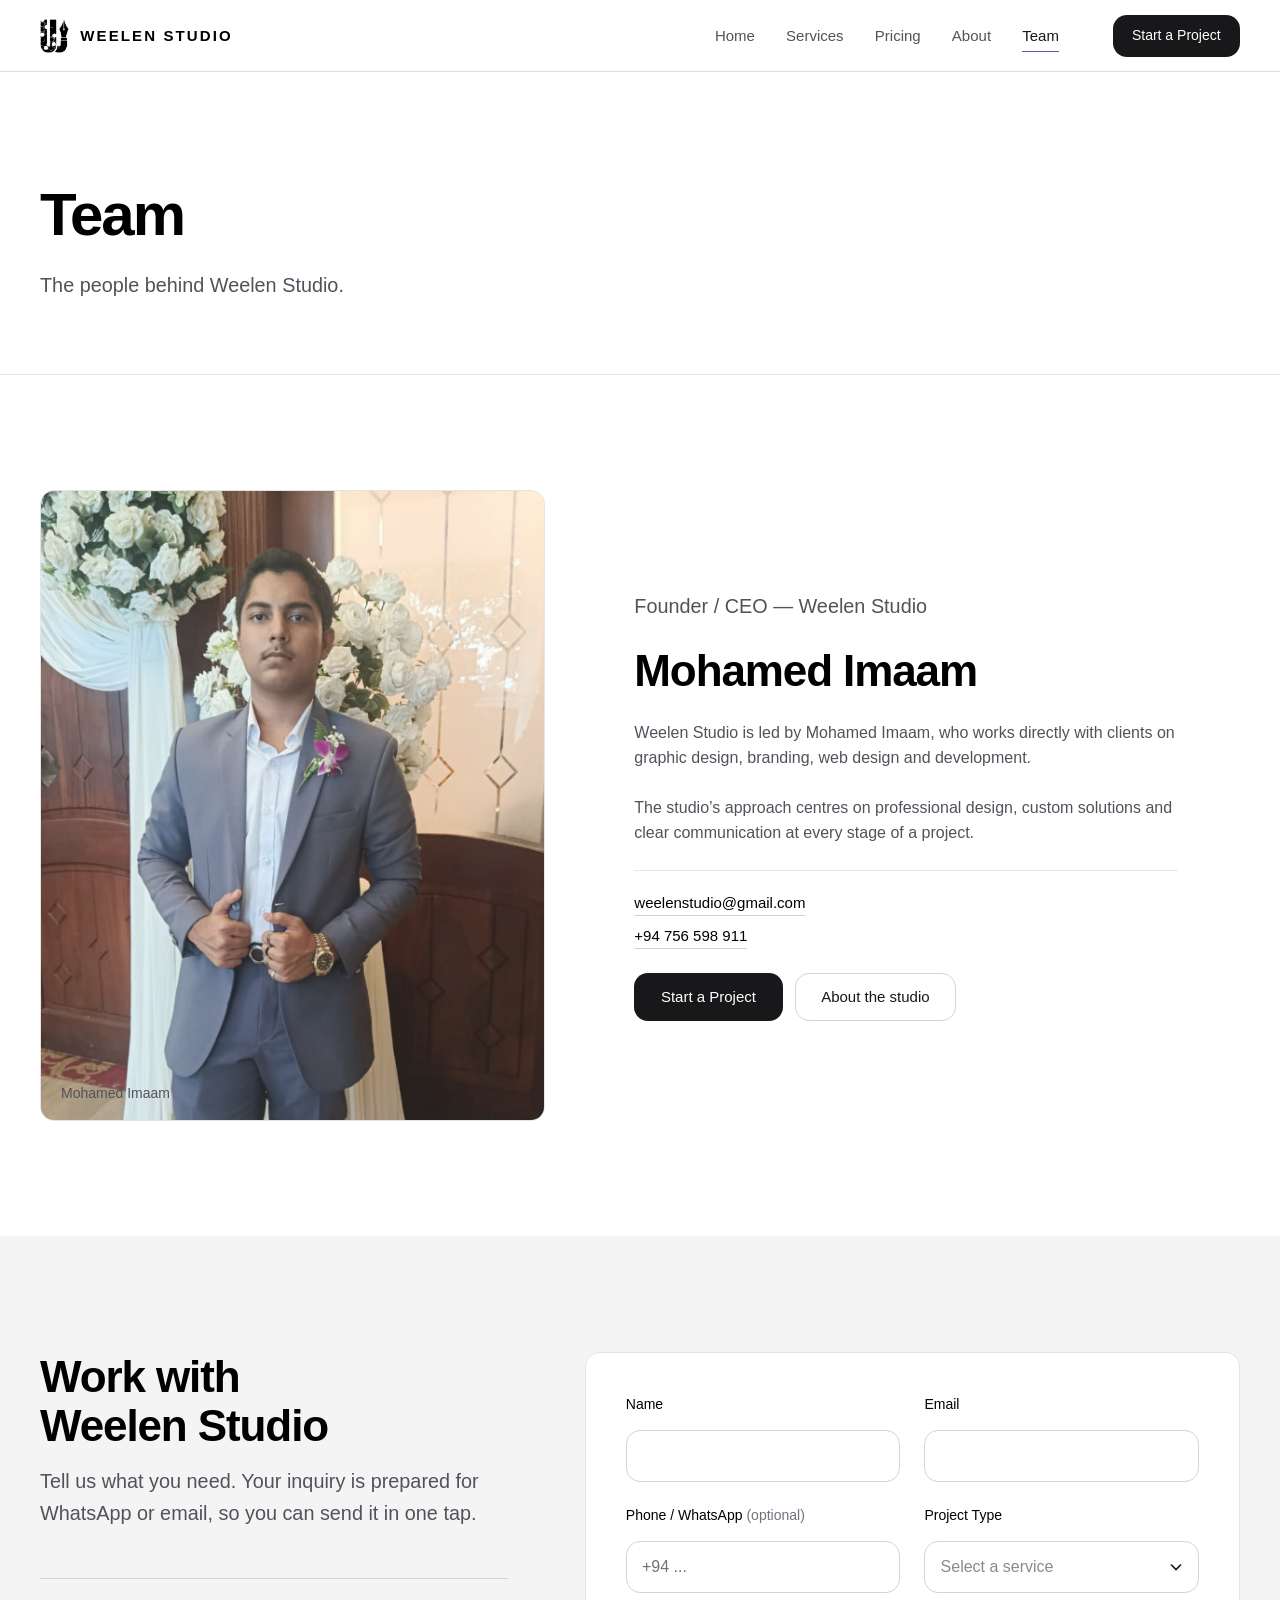
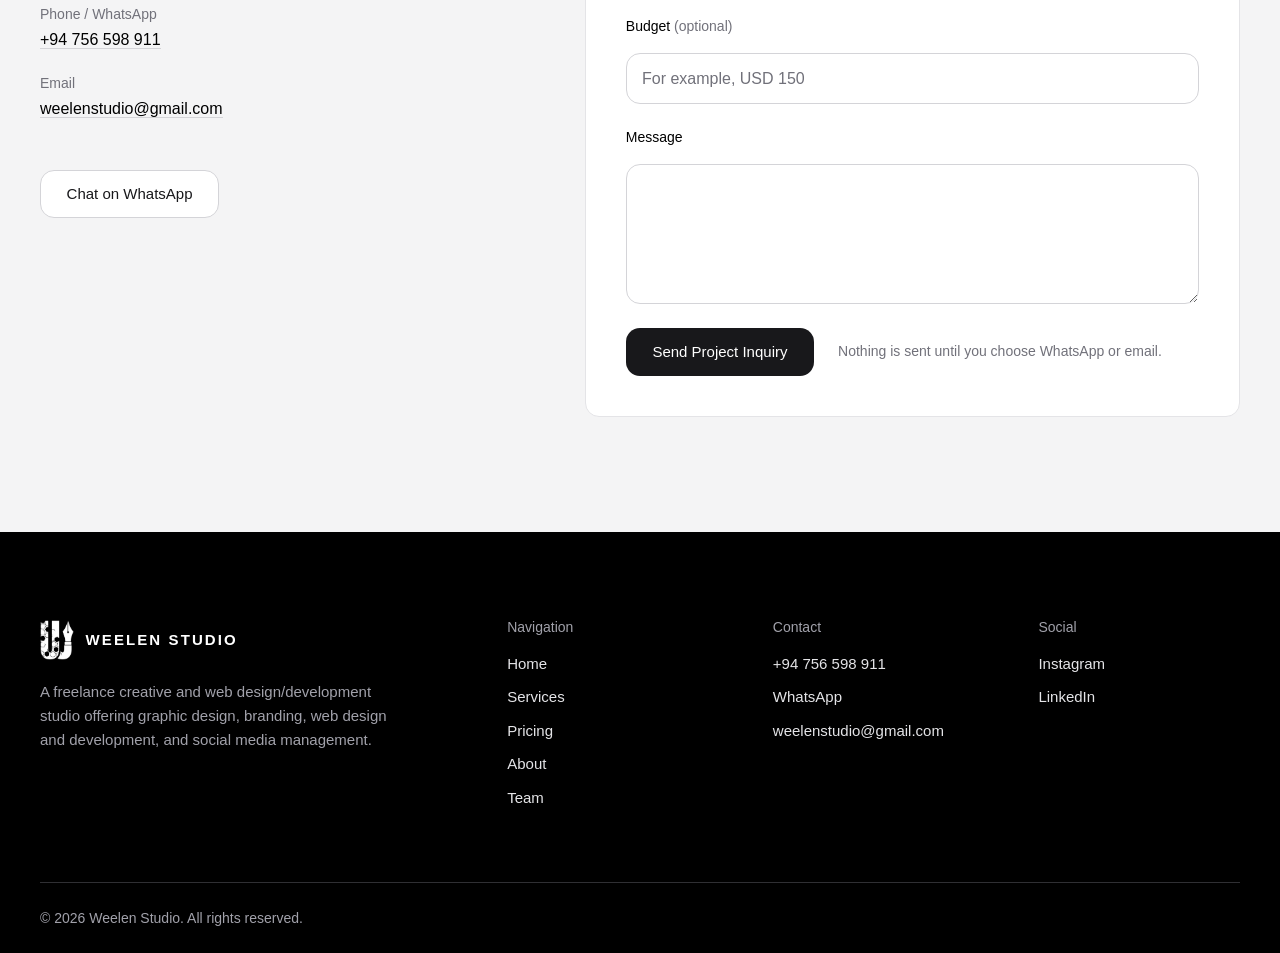
<file: team.html>
<!DOCTYPE html>
<html lang="en">
<head>
  <meta charset="utf-8">
  <meta name="viewport" content="width=device-width, initial-scale=1">
  <title>Team — Weelen Studio</title>
  <meta name="description" content="Meet the founder behind Weelen Studio, a freelance creative and web design/development company.">
  <meta name="theme-color" content="#ffffff">
  <!-- Replace https://www.example.com with the live domain before publishing -->
  <link rel="canonical" href="https://www.example.com/team.html">
  <meta property="og:type" content="website">
  <meta property="og:site_name" content="Weelen Studio">
  <meta property="og:title" content="Team — Weelen Studio">
  <meta property="og:description" content="Meet the founder behind Weelen Studio, a freelance creative and web design/development company.">
  <meta property="og:url" content="https://www.example.com/team.html">
  <meta property="og:image" content="https://www.example.com/assets/og-image.png">
  <meta name="twitter:card" content="summary_large_image">
  <link rel="icon" type="image/png" href="favicon.png">
  <link rel="apple-touch-icon" href="apple-touch-icon.png">
  <link rel="stylesheet" href="style.css">
  <script>document.documentElement.classList.add('js');</script>
  <script src="script.js" defer></script>
</head>
<body>
  <a class="skip-link" href="#main">Skip to content</a>
  <header class="site-header">
    <div class="container header__inner">
      <a class="brand" href="index.html" aria-label="Weelen Studio — home">
        <img class="brand__mark" src="weelen-logo.png" alt="" width="29" height="34">
        <span class="brand__name">WEELEN STUDIO</span>
      </a>
      <nav class="nav" id="site-nav" aria-label="Primary">
        <ul class="nav__list">
          <li><a class="nav__link" href="index.html">Home</a></li>
          <li><a class="nav__link" href="service.html">Services</a></li>
          <li><a class="nav__link" href="price.html">Pricing</a></li>
          <li><a class="nav__link" href="about.html">About</a></li>
          <li><a class="nav__link" href="team.html" aria-current="page">Team</a></li>
        </ul>
        <a class="btn btn--primary btn--sm nav__cta" href="#contact">Start a Project</a>
      </nav>
      <button class="nav-toggle" type="button" aria-expanded="false" aria-controls="site-nav" aria-label="Open menu">
        <span class="nav-toggle__bar"></span><span class="nav-toggle__bar"></span><span class="nav-toggle__bar"></span>
      </button>
    </div>
  </header>
  <main id="main">
    <section class="page-hero" aria-labelledby="page-title">
      <div class="container page-hero__inner">
        <h1 id="page-title">Team</h1>
        <p class="lead">The people behind Weelen Studio.</p>
      </div>
    </section>

    <section class="section" aria-labelledby="founder-title">
      <div class="container founder">
        <figure class="founder__photo" data-reveal>
          <img src="founder.png" alt="Weelen Studio logo mark, shown as a placeholder for the founder&rsquo;s photo" loading="lazy">
          <figcaption>Mohamed Imaam</figcaption>
        </figure>
        <div class="founder__body" data-reveal data-reveal-delay="80">
          <p class="founder__role">Founder / CEO &mdash; Weelen Studio</p>
          <h2 id="founder-title">Mohamed Imaam</h2>
          <p>Weelen Studio is led by Mohamed Imaam, who works directly with clients on graphic design, branding, web design and development.</p>
          <p>The studio&rsquo;s approach centres on professional design, custom solutions and clear communication at every stage of a project.</p>
          <div class="founder__links">
            <a href="mailto:weelenstudio@gmail.com">weelenstudio@gmail.com</a>
            <a href="tel:+94756598911">+94 756 598 911</a>
          </div>
          <div class="btn-row">
            <a class="btn btn--primary" href="#contact">Start a Project</a>
            <a class="btn btn--ghost" href="about.html">About the studio</a>
          </div>
        </div>
      </div>
    </section>

     

  <section class="section contact" id="contact" aria-labelledby="contact-title">
    <div class="container contact__grid">
      <div class="contact__info" data-reveal>
        <div>
          <h2 id="contact-title">Work with Weelen Studio</h2>
          <p class="lead">Tell us what you need. Your inquiry is prepared for WhatsApp or email, so you can send it in one tap.</p>
        </div>
        <dl class="contact__list">
          <div><dt>Phone / WhatsApp</dt><dd><a href="tel:+94756598911">+94 756 598 911</a></dd></div>
          <div><dt>Email</dt><dd><a href="mailto:weelenstudio@gmail.com">weelenstudio@gmail.com</a></dd></div>
        </dl>
        <div class="btn-row">
          <a class="btn btn--whatsapp" data-whatsapp href="https://wa.me/94756598911?text=Hello%20Weelen%20Studio%2C%20I%20would%20like%20to%20start%20a%20project.%20Could%20we%20discuss%20the%20details%3F" target="_blank" rel="noopener">Chat on WhatsApp</a>
        </div>
      </div>
      <div class="contact__form" data-reveal data-reveal-delay="80">
        <form id="inquiry-form" novalidate aria-label="Project inquiry">
          <div class="form-grid">
            <div class="field">
              <label for="f-name">Name</label>
              <input class="input" id="f-name" name="name" type="text" autocomplete="name" aria-describedby="error-name" required>
              <p class="field__error" id="error-name"></p>
            </div>
            <div class="field">
              <label for="f-email">Email</label>
              <input class="input" id="f-email" name="email" type="email" autocomplete="email" aria-describedby="error-email" required>
              <p class="field__error" id="error-email"></p>
            </div>
            <div class="field">
              <label for="f-phone">Phone / WhatsApp <span class="opt">(optional)</span></label>
              <input class="input" id="f-phone" name="phone" type="tel" autocomplete="tel" placeholder="+94 ..." aria-describedby="error-phone">
              <p class="field__error" id="error-phone"></p>
            </div>
            <div class="field">
              <label for="f-type">Project Type</label>
              <select class="select" id="f-type" name="type" aria-describedby="error-type" required>
                <option value="">Select a service</option>
                <option value="Logo Design">Logo Design</option><option value="Poster Design">Poster Design</option><option value="Web Design &amp; Development">Web Design &amp; Development</option><option value="Social Media Management">Social Media Management</option><option value="Brand &amp; Identity">Brand &amp; Identity</option><option value="Other creative services">Other creative services</option>
              </select>
              <p class="field__error" id="error-type"></p>
            </div>
            <div class="field field--full">
              <label for="f-budget">Budget <span class="opt">(optional)</span></label>
              <input class="input" id="f-budget" name="budget" type="text" placeholder="For example, USD 150" aria-describedby="error-budget">
              <p class="field__error" id="error-budget"></p>
            </div>
            <div class="field field--full">
              <label for="f-message">Message</label>
              <textarea class="textarea" id="f-message" name="message" aria-describedby="error-message" required></textarea>
              <p class="field__error" id="error-message"></p>
            </div>
          </div>
          <div class="form-actions">
            <button class="btn btn--primary" type="submit">Send Project Inquiry</button>
            <p class="form-note">Nothing is sent until you choose WhatsApp or email.</p>
          </div>
        </form>
        <div class="form-success" id="form-success" role="status" hidden>
          <h3>Your inquiry is ready</h3>
          <p>This website does not send messages by itself. Choose how you would like to send your inquiry to Weelen Studio.</p>
          <div class="btn-row">
            <a class="btn btn--primary" id="send-whatsapp" href="https://wa.me/94756598911?text=Hello%20Weelen%20Studio%2C%20I%20would%20like%20to%20start%20a%20project.%20Could%20we%20discuss%20the%20details%3F" target="_blank" rel="noopener">Send on WhatsApp</a>
            <a class="btn btn--ghost" id="send-email" href="mailto:weelenstudio@gmail.com">Send by email</a>
            <button class="btn btn--ghost" id="edit-inquiry" type="button">Edit inquiry</button>
          </div>
        </div>
      </div>
    </div>
  </section>
  </main>

  <footer class="site-footer">
    <div class="container">
      <div class="footer__grid">
        <div class="footer__brand">
          <a class="brand" href="index.html" aria-label="Weelen Studio — home">
            <img class="brand__mark" src="weelen-logo-white.png" alt="" width="34" height="40" loading="lazy">
            <span class="brand__name">WEELEN STUDIO</span>
          </a>
          <p>A freelance creative and web design/development studio offering graphic design, branding, web design and development, and social media management.</p>
        </div>
        <nav aria-label="Footer">
          <h2 class="footer__title">Navigation</h2>
          <ul class="footer__list">
          <li><a href="index.html">Home</a></li>
          <li><a href="service.html">Services</a></li>
          <li><a href="price.html">Pricing</a></li>
          <li><a href="about.html">About</a></li>
          <li><a href="team.html">Team</a></li>
          </ul>
        </nav>
        <div>
          <h2 class="footer__title">Contact</h2>
          <ul class="footer__list">
            <li><a href="tel:+94756598911">+94 756 598 911</a></li>
            <li><a href="https://wa.me/94756598911?text=Hello%20Weelen%20Studio%2C%20I%20would%20like%20to%20start%20a%20project.%20Could%20we%20discuss%20the%20details%3F" target="_blank" rel="noopener">WhatsApp</a></li>
            <li><a href="mailto:weelenstudio@gmail.com">weelenstudio@gmail.com</a></li>
          </ul>
        </div>
        <div>
          <h2 class="footer__title">Social</h2>
          <ul class="footer__list">
            <li><a href="https://www.instagram.com/" target="_blank" rel="noopener">Instagram</a></li>
            <li><a href="https://www.linkedin.com/" target="_blank" rel="noopener">LinkedIn</a></li>
          </ul>
        </div>
      </div>
      <div class="footer__bottom">
        <p>&copy; 2026 Weelen Studio. All rights reserved.</p>
      </div>
    </div>
  </footer>

  <button class="to-top" type="button" aria-label="Back to top">
    <svg width="18" height="18" viewBox="0 0 18 18" fill="none" stroke="currentColor" stroke-width="1.6" aria-hidden="true"><path d="M9 14.5V3.5M3.5 8.5 9 3l5.5 5.5"/></svg>
  </button>
</body>
</html>
</file>
<file: style.css>
/* ==========================================================================
   Weelen Studio — shared stylesheet
   1. Design tokens (edit here to re-theme the whole site)
   2. Base
   3. Layout & utilities
   4. Components (header, buttons, cards, forms, footer)
   5. Page sections (home, services, pricing, about, team)
   6. Motion & accessibility
   ========================================================================== */

/* 1. DESIGN TOKENS --------------------------------------------------------- */
:root {
  /* Palette — black, white, charcoal, soft gray + one refined accent */
  --white: #ffffff;
  --black: #000000;
  --charcoal: #27272a;
  --ink: #18181b;
  --gray-700: #3f3f46;
  --gray-600: #52525b;
  --gray-500: #71717a;
  --gray-300: #d4d4d8;
  --gray-200: #e4e4e7;
  --gray-100: #f4f4f5;

  --accent: #6b4fbb;            /* refined purple, used sparingly */
  --accent-strong: #573fa0;     /* hover / pressed */
  --accent-soft: #f1eefa;       /* very light tint */
  --accent-on-dark: #b3a1f0;    /* accent that keeps contrast on black */

  /* RGB triplets (used by the hero canvas and translucent overlays) */
  --ink-rgb: 24, 24, 27;
  --accent-rgb: 107, 79, 187;

  /* Semantic colors */
  --bg: var(--white);
  --bg-alt: var(--gray-100);
  --bg-dark: var(--black);
  --text: var(--ink);
  --text-muted: var(--gray-600);
  --text-subtle: var(--gray-500);
  --text-on-dark: var(--white);
  --text-on-dark-muted: #a1a1aa;
  --border: var(--gray-200);
  --border-strong: var(--gray-300);
  --border-dark: #2f2f33;
  --focus: var(--accent);
  --error: #b42318;

  /* Typography */
  --font: system-ui, -apple-system, BlinkMacSystemFont, 'Segoe UI', Roboto, Oxygen, Ubuntu, Cantarell, 'Open Sans', 'Helvetica Neue', sans-serif;
  --fs-sm: 0.875rem;
  --fs-base: 1rem;
  --fs-lead: clamp(1.0625rem, 1rem + 0.3vw, 1.25rem);
  --fs-h3: clamp(1.125rem, 1.05rem + 0.35vw, 1.375rem);
  --fs-h2: clamp(1.75rem, 1.25rem + 2vw, 2.75rem);
  --fs-h1: clamp(2.375rem, 1.35rem + 4.2vw, 4.25rem);

  /* Spacing & shape */
  --container: 1200px;
  --gutter: clamp(1.25rem, 4vw, 2.5rem);
  --section-space: clamp(4rem, 9vw, 7.5rem);
  --header-h: 72px;
  --radius: 6px;
  --ease: cubic-bezier(0.22, 0.68, 0.2, 1);
}

/* 2. BASE ------------------------------------------------------------------ */
*, *::before, *::after { box-sizing: border-box; }

html {
  scroll-behavior: smooth;
  scroll-padding-top: calc(var(--header-h) + 1rem);
  -webkit-text-size-adjust: 100%;
}

body {
  margin: 0;
  font-family: var(--font);
  font-size: var(--fs-base);
  line-height: 1.65;
  color: var(--text);
  background: var(--bg);
  -webkit-font-smoothing: antialiased;
  text-rendering: optimizeLegibility;
  overflow-x: hidden;
}

body.is-locked { overflow: hidden; }

img, svg, canvas { display: block; max-width: 100%; }

h1, h2, h3, h4 {
  margin: 0;
  font-weight: 600;
  line-height: 1.12;
  letter-spacing: -0.025em;
  text-wrap: balance;
}
h1 { font-size: var(--fs-h1); letter-spacing: -0.035em; line-height: 1.04; }
h2 { font-size: var(--fs-h2); }
h3 { font-size: var(--fs-h3); letter-spacing: -0.015em; line-height: 1.25; }

p { margin: 0; }
ul, ol { margin: 0; padding: 0; list-style: none; }

a { color: inherit; text-decoration: none; }

button { font: inherit; color: inherit; cursor: pointer; }

:focus-visible {
  outline: 2px solid var(--focus);
  outline-offset: 3px;
  border-radius: 2px;
}

::selection { background: var(--ink); color: var(--white); }

/* 3. LAYOUT & UTILITIES ---------------------------------------------------- */
.container {
  width: 100%;
  max-width: calc(var(--container) + var(--gutter) * 2);
  margin-inline: auto;
  padding-inline: var(--gutter);
}

.section { padding-block: var(--section-space); }
.section--soft { background: var(--bg-alt); }
.section--dark { background: var(--bg-dark); color: var(--text-on-dark); }

.section-head {
  display: grid;
  grid-template-columns: minmax(0, 6fr) minmax(0, 5fr);
  gap: 1.25rem 4rem;
  align-items: end;
  margin-bottom: clamp(2.5rem, 5vw, 4rem);
}
.section-head p { color: var(--text-muted); max-width: 34rem; }

.lead { font-size: var(--fs-lead); color: var(--text-muted); line-height: 1.6; max-width: 38rem; }

.visually-hidden {
  position: absolute !important;
  width: 1px; height: 1px;
  margin: -1px; padding: 0;
  overflow: hidden;
  clip: rect(0 0 0 0);
  white-space: nowrap;
  border: 0;
}

.skip-link {
  position: fixed;
  top: 0.75rem; left: 0.75rem;
  z-index: 1000;
  padding: 0.65rem 1rem;
  background: var(--ink);
  color: var(--white);
  border-radius: var(--radius);
  transform: translateY(-200%);
  transition: transform 0.2s var(--ease);
}
.skip-link:focus { transform: translateY(0); }

.link {
  display: inline-flex;
  align-items: center;
  gap: 0.4rem;
  font-weight: 500;
  border-bottom: 1px solid currentColor;
  padding-bottom: 1px;
  transition: color 0.2s, border-color 0.2s;
}
.link:hover { color: var(--accent); }
.section--dark .link:hover, .site-footer .link:hover { color: var(--accent-on-dark); }

/* 4. COMPONENTS ------------------------------------------------------------ */

/* Buttons */
.btn {
  display: inline-flex;
  align-items: center;
  justify-content: center;
  gap: 0.5rem;
  min-height: 48px;
  padding: 0.8rem 1.6rem;
  border: 1px solid transparent;
  border-radius: var(--radius);
  font-size: 0.9375rem;
  font-weight: 500;
  line-height: 1.2;
  text-align: center;
  transition: background-color 0.25s var(--ease), color 0.25s var(--ease),
    border-color 0.25s var(--ease), transform 0.25s var(--ease);
}
.btn:active { transform: translateY(1px); }

.btn--primary { background: var(--ink); color: var(--white); }
.btn--primary:hover { background: var(--accent); }

.btn--ghost { border-color: var(--border-strong); color: var(--ink); background: transparent; }
.btn--ghost:hover { border-color: var(--ink); background: var(--ink); color: var(--white); }

.btn--light { background: var(--white); color: var(--ink); }
.btn--light:hover { background: var(--accent-on-dark); }

.btn--outline-light { border-color: #52525b; color: var(--white); background: transparent; }
.btn--outline-light:hover { border-color: var(--white); background: var(--white); color: var(--ink); }

.btn--whatsapp { border-color: var(--border-strong); background: var(--white); color: var(--ink); }
.btn--whatsapp:hover { border-color: var(--ink); background: var(--ink); color: var(--white); }

.btn--sm { min-height: 42px; padding: 0.55rem 1.15rem; font-size: 0.875rem; }

.btn-row { display: flex; flex-wrap: wrap; gap: 0.75rem; }

.section--dark :focus-visible, .site-footer :focus-visible { outline-color: var(--accent-on-dark); }

/* Header */
.site-header {
  position: sticky;
  top: 0;
  z-index: 100;
  height: var(--header-h);
  background: var(--white);
  border-bottom: 1px solid transparent;
  transition: border-color 0.3s;
}
.site-header.is-scrolled { border-bottom-color: var(--border); }

.header__inner {
  display: flex;
  align-items: center;
  justify-content: space-between;
  height: 100%;
  gap: 1.5rem;
}

.brand { display: inline-flex; align-items: center; gap: 0.7rem; flex-shrink: 0; }
.brand__mark { width: auto; height: 34px; }
.brand__name { font-size: 0.9375rem; font-weight: 700; letter-spacing: 0.14em; white-space: nowrap; }

.nav { display: flex; align-items: center; gap: 2.5rem; }
.nav__list { display: flex; align-items: center; gap: 0.25rem; }
.nav__link {
  position: relative;
  display: inline-block;
  padding: 0.5rem 0.85rem;
  font-size: 0.9375rem;
  color: var(--text-muted);
  transition: color 0.2s;
}
.nav__link::after {
  content: "";
  position: absolute;
  left: 0.85rem; right: 0.85rem; bottom: 0.2rem;
  height: 1px;
  background: var(--ink);
  transform: scaleX(0);
  transform-origin: left;
  transition: transform 0.3s var(--ease);
}
.nav__link:hover { color: var(--ink); }
.nav__link:hover::after { transform: scaleX(1); }
.nav__link[aria-current="page"] { color: var(--ink); font-weight: 500; }
.nav__link[aria-current="page"]::after { transform: scaleX(1); background: var(--accent); }

.nav-toggle {
  display: none;
  position: relative;
  width: 44px; height: 44px;
  margin-right: -10px;
  padding: 0;
  border: 0;
  background: transparent;
}
.nav-toggle__bar {
  position: absolute;
  left: 11px; right: 11px;
  height: 2px;
  background: var(--ink);
  transition: transform 0.3s var(--ease), opacity 0.2s;
}
.nav-toggle__bar:nth-child(1) { top: 16px; }
.nav-toggle__bar:nth-child(2) { top: 21px; }
.nav-toggle__bar:nth-child(3) { top: 26px; }
.nav-toggle[aria-expanded="true"] .nav-toggle__bar:nth-child(1) { transform: translateY(5px) rotate(45deg); }
.nav-toggle[aria-expanded="true"] .nav-toggle__bar:nth-child(2) { opacity: 0; }
.nav-toggle[aria-expanded="true"] .nav-toggle__bar:nth-child(3) { transform: translateY(-5px) rotate(-45deg); }

@media (max-width: 900px) {
  .nav-toggle { display: block; }

  .nav {
    position: fixed;
    top: var(--header-h);
    left: 0; right: 0;
    height: calc(100vh - var(--header-h));
    height: calc(100dvh - var(--header-h));
    flex-direction: column;
    align-items: stretch;
    justify-content: flex-start;
    gap: 2rem;
    padding: 1.5rem var(--gutter) 2.5rem;
    background: var(--white);
    border-top: 1px solid var(--border);
    overflow-y: auto;
    opacity: 0;
    visibility: hidden;
    transform: translateY(-10px);
    transition: opacity 0.3s var(--ease), transform 0.3s var(--ease), visibility 0s linear 0.3s;
  }
  .nav.is-open {
    opacity: 1;
    visibility: visible;
    transform: none;
    transition-delay: 0s;
  }

  .nav__list { flex-direction: column; align-items: stretch; gap: 0; }
  .nav__list li { border-bottom: 1px solid var(--border); }
  .nav__link {
    display: block;
    padding: 1.1rem 0;
    font-size: 1.375rem;
    letter-spacing: -0.015em;
    color: var(--ink);
  }
  .nav__link::after { display: none; }
  .nav__link[aria-current="page"] { color: var(--accent); }

  .nav__list li, .nav__cta {
    opacity: 0;
    transform: translateY(8px);
    transition: opacity 0.35s var(--ease), transform 0.35s var(--ease);
  }
  .nav.is-open .nav__list li, .nav.is-open .nav__cta { opacity: 1; transform: none; }
  .nav.is-open .nav__list li:nth-child(1) { transition-delay: 0.04s; }
  .nav.is-open .nav__list li:nth-child(2) { transition-delay: 0.08s; }
  .nav.is-open .nav__list li:nth-child(3) { transition-delay: 0.12s; }
  .nav.is-open .nav__list li:nth-child(4) { transition-delay: 0.16s; }
  .nav.is-open .nav__list li:nth-child(5) { transition-delay: 0.2s; }
  .nav.is-open .nav__cta { transition-delay: 0.26s; }
}

@media (max-width: 380px) {
  .brand__name { font-size: 0.8125rem; letter-spacing: 0.1em; }
}

/* Numbered markers (used only where content is genuinely a sequence) */
.num {
  font-size: var(--fs-sm);
  font-weight: 500;
  color: var(--accent);
  font-variant-numeric: tabular-nums;
  letter-spacing: 0.02em;
}

/* Service overview grid */
.svc-grid {
  display: grid;
  grid-template-columns: repeat(3, minmax(0, 1fr));
  border-top: 1px solid var(--border);
  border-left: 1px solid var(--border);
}
.svc {
  display: flex;
  flex-direction: column;
  gap: 0.9rem;
  padding: clamp(1.5rem, 3vw, 2.25rem);
  background: var(--white);
  border-right: 1px solid var(--border);
  border-bottom: 1px solid var(--border);
  transition: background-color 0.3s var(--ease);
}
.svc:hover { background: var(--accent-soft); }
.svc p { color: var(--text-muted); font-size: 0.9375rem; flex: 1; }
.svc .link { align-self: flex-start; font-size: 0.9375rem; margin-top: 0.5rem; }

/* Features / definition rows */
.rows { border-top: 1px solid var(--border-strong); }
.row {
  display: grid;
  grid-template-columns: minmax(0, 1fr) minmax(0, 2fr);
  gap: 0.5rem 2rem;
  padding-block: 1.5rem;
  border-bottom: 1px solid var(--border);
}
.row p { color: var(--text-muted); }

/* Forms */
.field { display: flex; flex-direction: column; gap: 0.45rem; }
.field label { font-size: var(--fs-sm); font-weight: 500; }
.field .opt { color: var(--text-subtle); font-weight: 400; }

.input, .select, .textarea {
  width: 100%;
  min-height: 48px;
  padding: 0.75rem 0.95rem;
  font: inherit;
  font-size: 1rem;
  color: var(--ink);
  background: var(--white);
  border: 1px solid var(--border-strong);
  border-radius: var(--radius);
  transition: border-color 0.2s, box-shadow 0.2s;
}
.textarea { min-height: 140px; resize: vertical; line-height: 1.55; }
.select {
  appearance: none;
  padding-right: 2.5rem;
  background-image: url("data:image/svg+xml,%3Csvg xmlns='http://www.w3.org/2000/svg' width='12' height='8' viewBox='0 0 12 8' fill='none' stroke='%2318181b' stroke-width='1.6'%3E%3Cpath d='m1 1.5 5 5 5-5'/%3E%3C/svg%3E");
  background-repeat: no-repeat;
  background-position: right 1rem center;
}
.input:hover, .select:hover, .textarea:hover { border-color: var(--gray-500); }
.input:focus, .select:focus, .textarea:focus {
  outline: none;
  border-color: var(--accent);
  box-shadow: 0 0 0 3px rgba(var(--accent-rgb), 0.18);
}
.input::placeholder, .textarea::placeholder { color: var(--gray-500); }
.field.has-error .input, .field.has-error .select, .field.has-error .textarea { border-color: var(--error); }
.field__error { min-height: 0; font-size: var(--fs-sm); color: var(--error); }
.field__error:empty { display: none; }

.form-grid { display: grid; grid-template-columns: repeat(2, minmax(0, 1fr)); gap: 1.25rem; }
.form-grid .field--full { grid-column: 1 / -1; }
.form-note { font-size: var(--fs-sm); color: var(--text-subtle); }

.form-success {
  padding: clamp(1.5rem, 3vw, 2.25rem);
  background: var(--bg-alt);
  border: 1px solid var(--border);
  border-radius: var(--radius);
}
.form-success[hidden] { display: none; }
.form-success h3 { margin-bottom: 0.6rem; }
.form-success p { color: var(--text-muted); margin-bottom: 1.5rem; max-width: 32rem; }

/* Contact section */
.contact { background: var(--bg-alt); }
.contact__grid {
  display: grid;
  grid-template-columns: minmax(0, 5fr) minmax(0, 7fr);
  gap: clamp(2.5rem, 6vw, 6rem);
  align-items: start;
}
.contact__info .lead { margin-top: 1rem; }
.contact__info { display: flex; flex-direction: column; gap: 2rem; }
.contact__list { display: grid; gap: 1.25rem; border-top: 1px solid var(--border-strong); padding-top: 1.5rem; }
.contact__list dt { font-size: var(--fs-sm); color: var(--text-subtle); }
.contact__list dd { margin: 0.1rem 0 0; font-weight: 500; overflow-wrap: anywhere; }
.contact__list a { border-bottom: 1px solid var(--border-strong); transition: border-color 0.2s, color 0.2s; }
.contact__list a:hover { color: var(--accent); border-color: var(--accent); }
.contact__form {
  padding: clamp(1.5rem, 3.5vw, 2.5rem);
  background: var(--white);
  border: 1px solid var(--border);
  border-radius: var(--radius);
}
.contact__form form { display: grid; gap: 1.5rem; }
.contact__form form[hidden] { display: none; }
.form-actions { display: flex; flex-wrap: wrap; align-items: center; gap: 1rem 1.5rem; }

/* Footer */
.site-footer { background: var(--bg-dark); color: var(--text-on-dark); padding-top: clamp(3.5rem, 7vw, 5.5rem); }
.footer__grid {
  display: grid;
  grid-template-columns: minmax(0, 2fr) repeat(3, minmax(0, 1fr));
  gap: 2.5rem clamp(2rem, 5vw, 4rem);
  padding-bottom: clamp(3rem, 6vw, 4.5rem);
}
.footer__brand { display: flex; flex-direction: column; gap: 1.25rem; align-items: flex-start; }
.footer__brand .brand__mark { height: 40px; }
.footer__brand p { color: var(--text-on-dark-muted); max-width: 22rem; font-size: 0.9375rem; }
.footer__title { font-size: var(--fs-sm); font-weight: 500; color: var(--text-on-dark-muted); margin-bottom: 1rem; letter-spacing: 0; }
.footer__list { display: grid; gap: 0.6rem; font-size: 0.9375rem; }
.footer__list a { color: #e4e4e7; transition: color 0.2s; overflow-wrap: anywhere; }
.footer__list a:hover { color: var(--accent-on-dark); }
.footer__bottom {
  display: flex;
  flex-wrap: wrap;
  justify-content: space-between;
  gap: 0.5rem 2rem;
  padding-block: 1.5rem;
  border-top: 1px solid var(--border-dark);
  font-size: var(--fs-sm);
  color: var(--text-on-dark-muted);
}

/* Back to top */
.to-top {
  position: fixed;
  right: clamp(1rem, 3vw, 2rem);
  bottom: clamp(1rem, 3vw, 2rem);
  z-index: 90;
  display: grid;
  place-items: center;
  width: 46px; height: 46px;
  border: 1px solid var(--border-strong);
  border-radius: 50%;
  background: var(--white);
  color: var(--ink);
  opacity: 0;
  visibility: hidden;
  transform: translateY(8px);
  transition: opacity 0.3s, transform 0.3s var(--ease), visibility 0s linear 0.3s,
    background-color 0.2s, color 0.2s, border-color 0.2s;
}
.to-top.is-visible { opacity: 1; visibility: visible; transform: none; transition-delay: 0s; }
.to-top:hover { background: var(--ink); color: var(--white); border-color: var(--ink); }

/* Custom cursor — enabled by script.js only on fine-pointer devices */
.cursor-dot, .cursor-ring {
  position: fixed;
  top: 0; left: 0;
  z-index: 10000;
  pointer-events: none;
  opacity: 0;
  mix-blend-mode: difference;
  transition: opacity 0.25s;
  will-change: transform;
}
.cursor-dot i {
  display: block;
  width: 8px; height: 8px;
  margin: -4px 0 0 -4px;
  border-radius: 50%;
  background: #fff;
  transition: transform 0.25s var(--ease);
}
.cursor-ring i {
  display: block;
  width: 38px; height: 38px;
  margin: -19px 0 0 -19px;
  border: 1.5px solid #fff;
  border-radius: 50%;
  transition: transform 0.3s var(--ease), background-color 0.3s;
}
html.has-cursor .cursor-dot.is-on, html.has-cursor .cursor-ring.is-on { opacity: 1; }
.cursor-ring.is-hover i { transform: scale(1.55); background: rgba(255, 255, 255, 0.22); }
.cursor-dot.is-hover i { transform: scale(0.5); }
.cursor-ring.is-down i { transform: scale(0.8); }
.cursor-ring.is-hover.is-down i { transform: scale(1.3); }
.cursor-dot.is-text, .cursor-ring.is-text { opacity: 0 !important; }

html.has-cursor, html.has-cursor a, html.has-cursor button, html.has-cursor label,
html.has-cursor summary, html.has-cursor [role="tab"] { cursor: none; }
html.has-cursor input, html.has-cursor textarea, html.has-cursor select { cursor: text; }
html.has-cursor select { cursor: pointer; }

/* 5. PAGE SECTIONS --------------------------------------------------------- */

/* Home hero */
.hero { position: relative; overflow: hidden; border-bottom: 1px solid var(--border); }
.hero__canvas {
  position: absolute;
  top: 0; right: 0; bottom: 0;
  width: 58%;
  -webkit-mask-image: linear-gradient(90deg, transparent 0, #000 45%);
  mask-image: linear-gradient(90deg, transparent 0, #000 45%);
}
.hero__canvas canvas { width: 100%; height: 100%; }
.hero__inner {
  position: relative;
  z-index: 1;
  display: flex;
  flex-direction: column;
  justify-content: space-between;
  gap: 3rem;
  min-height: clamp(32rem, calc(100svh - var(--header-h)), 50rem);
  padding-top: clamp(3.5rem, 9vw, 7rem);
}
.hero__copy { display: grid; gap: 1.75rem; max-width: 40rem; justify-items: start; }
.hero h1 { max-width: 13em; }
.hero h1 .line { display: block; overflow: hidden; padding-bottom: 0.1em; margin-bottom: -0.1em; }
.hero h1 .line > span { display: block; text-wrap: pretty; animation: rise 0.9s var(--ease) both; }
.hero h1 .line:nth-child(2) > span { animation-delay: 0.12s; }
.hero__copy .lead, .hero__copy .btn-row { animation: fade 0.8s var(--ease) 0.35s both; }
.hero__copy .btn-row { animation-delay: 0.45s; }

.hero__scope {
  position: relative;
  display: flex;
  flex-wrap: wrap;
  gap: 0.5rem 2.5rem;
  padding-block: 1.5rem;
  border-top: 1px solid var(--border);
  font-size: var(--fs-sm);
  color: var(--text-muted);
  animation: fade 0.8s var(--ease) 0.6s both;
}

@keyframes rise { from { transform: translateY(105%); } to { transform: none; } }
@keyframes fade { from { opacity: 0; transform: translateY(10px); } to { opacity: 1; transform: none; } }

@media (max-width: 900px) {
  .hero__canvas {
    width: 100%;
    -webkit-mask-image: linear-gradient(180deg, transparent 10%, #000 100%);
    mask-image: linear-gradient(180deg, transparent 10%, #000 100%);
  }
}

/* Intro */
.intro { display: grid; grid-template-columns: minmax(0, 6fr) minmax(0, 5fr); gap: 2rem 4rem; align-items: start; }
.intro__body { display: grid; gap: 1.25rem; color: var(--text-muted); }
.intro__body .link { justify-self: start; color: var(--ink); }
.intro__body .link:hover { color: var(--accent); }

/* Why */
.why { display: grid; grid-template-columns: minmax(0, 4fr) minmax(0, 7fr); gap: 2.5rem 5rem; align-items: start; }
.why__head { position: sticky; top: calc(var(--header-h) + 2rem); display: grid; gap: 1rem; }
.why__head p { color: var(--text-muted); }

/* Process (home): horizontal timeline that becomes vertical */
.steps { display: grid; grid-template-columns: repeat(6, minmax(0, 1fr)); }
.step { position: relative; padding: 1.75rem 1.25rem 0 0; border-top: 1px solid var(--border-strong); }
.step::before {
  content: "";
  position: absolute;
  top: -5px; left: 0;
  width: 9px; height: 9px;
  border-radius: 50%;
  background: var(--ink);
}
.step:first-child::before { background: var(--accent); }
.step h3 { margin: 0.5rem 0; font-size: 1.125rem; }
.step p { color: var(--text-muted); font-size: 0.9375rem; line-height: 1.55; }

@media (max-width: 1024px) {
  .steps { grid-template-columns: minmax(0, 1fr); max-width: 42rem; }
  .step { padding: 0 0 2.25rem 2rem; border-top: 0; border-left: 1px solid var(--border-strong); }
  .step:last-child { padding-bottom: 0; }
  .step::before { top: 0.35rem; left: -5px; }
}

/* Featured work placeholders */
.work { display: grid; grid-template-columns: repeat(12, minmax(0, 1fr)); grid-auto-rows: minmax(14rem, auto); gap: 1.25rem; }
.work__item { position: relative; display: flex; flex-direction: column; justify-content: flex-end; min-height: 16rem; margin: 0; padding: 1.5rem; overflow: hidden; background-color: var(--bg-alt); border: 1px solid var(--border); border-radius: var(--radius); }
.work__item::before {
  content: "";
  position: absolute;
  inset: 0;
  background-image: url("data:image/svg+xml,%3Csvg xmlns='http://www.w3.org/2000/svg' width='56' height='100' viewBox='0 0 56 100'%3E%3Cpath d='M28 66 0 50V16L28 0l28 16v34zM28 66v34' fill='none' stroke='%23d4d4d8'/%3E%3Cpath d='M28 0v34L0 50v34l28 16 28-16V50L28 34' fill='none' stroke='%23e4e4e7'/%3E%3C/svg%3E");
  background-size: 56px 100px;
  -webkit-mask-image: linear-gradient(200deg, #000 0, transparent 75%);
  mask-image: linear-gradient(200deg, #000 0, transparent 75%);
  transition: transform 0.6s var(--ease);
}
.work__item:hover::before { transform: scale(1.04); }
.work__item figcaption { position: relative; display: grid; gap: 0.15rem; }
.work__item strong { font-weight: 600; letter-spacing: -0.01em; }
.work__item span { font-size: var(--fs-sm); color: var(--text-muted); }
.work__item--lg { grid-column: span 7; grid-row: span 2; }
.work__item--sm { grid-column: span 5; }

@media (max-width: 900px) {
  .work { grid-template-columns: minmax(0, 1fr); }
  .work__item--lg, .work__item--sm { grid-column: auto; grid-row: auto; }
  .work__item { min-height: 14rem; }
}

/* CTA band */
.cta__inner { display: grid; grid-template-columns: minmax(0, 7fr) minmax(0, 5fr); gap: 2rem 4rem; align-items: end; }
.cta h2 { font-size: clamp(2rem, 1.3rem + 3vw, 3.5rem); }
.cta h2 span { display: block; color: var(--text-on-dark-muted); }
.cta .btn-row { justify-content: flex-start; }

/* Inner page hero */
.page-hero { padding-block: clamp(3.5rem, 9vw, 7rem) clamp(2.5rem, 6vw, 4.5rem); border-bottom: 1px solid var(--border); }
.page-hero__inner { display: grid; gap: 1.5rem; justify-items: start; }
.page-hero__inner > h1, .page-hero__inner > .lead { max-width: 46rem; }
.page-hero h1 { font-size: clamp(2.25rem, 1.4rem + 3.6vw, 3.75rem); }

/* Services page */
.chips { display: flex; flex-wrap: wrap; gap: 0.6rem; margin-top: 1rem; }
.chip {
  padding: 0.5rem 1rem;
  border: 1px solid var(--border-strong);
  border-radius: 999px;
  font-size: var(--fs-sm);
  color: var(--text-muted);
  transition: border-color 0.2s, color 0.2s, background-color 0.2s;
}
.chip:hover { border-color: var(--ink); color: var(--ink); }

.service {
  display: grid;
  grid-template-columns: minmax(0, 4fr) minmax(0, 8fr);
  gap: 1.5rem clamp(2rem, 6vw, 6rem);
  padding-block: clamp(2.5rem, 6vw, 4.5rem);
  border-top: 1px solid var(--border);
}
.service:first-of-type { border-top: 0; }
.service__head { position: sticky; top: calc(var(--header-h) + 2rem); align-self: start; display: grid; gap: 0.75rem; }
.service__head .num { font-size: 1rem; }
.service__body { display: grid; gap: 1.75rem; }
.service__body > p { max-width: 40rem; color: var(--text-muted); font-size: var(--fs-lead); line-height: 1.6; }
.deliverables h3 { font-size: var(--fs-sm); font-weight: 600; letter-spacing: 0; margin-bottom: 0.9rem; }
.deliverables h3 span { font-weight: 400; color: var(--text-muted); }
.deliverables ul { display: grid; grid-template-columns: repeat(2, minmax(0, 1fr)); gap: 0 2.5rem; border-top: 1px solid var(--border); }
.deliverables li { padding: 0.75rem 0; border-bottom: 1px solid var(--border); font-size: 0.9375rem; }
.service__cta { display: flex; flex-wrap: wrap; align-items: center; gap: 1rem 1.75rem; }

/* Pricing page */
.price-tabs {
  display: flex;
  gap: 0.25rem 2rem;
  overflow-x: auto;
  border-bottom: 1px solid var(--border);
  scrollbar-width: thin;
  -webkit-overflow-scrolling: touch;
}
.price-tab {
  position: relative;
  flex-shrink: 0;
  padding: 1rem 0;
  border: 0;
  background: transparent;
  font-size: 0.9375rem;
  color: var(--text-muted);
  white-space: nowrap;
  transition: color 0.2s;
}
.price-tab::after {
  content: "";
  position: absolute;
  left: 0; right: 0; bottom: -1px;
  height: 2px;
  background: var(--accent);
  transform: scaleX(0);
  transition: transform 0.3s var(--ease);
}
.price-tab:hover { color: var(--ink); }
.price-tab[aria-selected="true"] { color: var(--ink); font-weight: 600; }
.price-tab[aria-selected="true"]::after { transform: scaleX(1); }

.price-panel { padding-top: clamp(2rem, 4vw, 3rem); }
.section--pricing { padding-top: clamp(2rem, 4vw, 3rem); }
.price-panel[hidden] { display: none; }
.price-panel__head { display: flex; flex-wrap: wrap; align-items: end; justify-content: space-between; gap: 1rem 2rem; margin-bottom: 1.5rem; }
.price-panel__head p { color: var(--text-muted); margin-top: 0.5rem; }

.view-toggle { display: inline-flex; padding: 3px; border: 1px solid var(--border-strong); border-radius: var(--radius); }
.view-toggle button {
  padding: 0.4rem 0.95rem;
  border: 0;
  border-radius: 4px;
  background: transparent;
  font-size: var(--fs-sm);
  color: var(--text-muted);
  transition: background-color 0.2s, color 0.2s;
}
.view-toggle button[aria-pressed="true"] { background: var(--ink); color: var(--white); }

.tiers { border-top: 1px solid var(--ink); }
.tier {
  display: grid;
  grid-template-columns: 9rem minmax(11rem, 14rem) minmax(0, 1fr) auto;
  gap: 1rem 2.5rem;
  align-items: start;
  padding-block: clamp(1.75rem, 3vw, 2.5rem);
  border-bottom: 1px solid var(--border);
  transition: background-color 0.3s var(--ease);
}
.tier__name { font-size: var(--fs-h3); font-weight: 600; letter-spacing: -0.015em; padding-top: 0.35rem; }
.price { display: flex; flex-direction: column; gap: 0.15rem; }
.price__row { display: flex; align-items: baseline; gap: 0.5rem; }
.price__cur { font-size: 0.9375rem; font-weight: 500; color: var(--text-muted); }
.price__num { font-size: clamp(2.25rem, 1.6rem + 2.4vw, 3.25rem); font-weight: 600; letter-spacing: -0.035em; line-height: 1; font-variant-numeric: tabular-nums; }
.price__per { font-size: var(--fs-sm); color: var(--text-muted); }

.features { display: grid; grid-template-columns: repeat(2, minmax(0, 1fr)); gap: 0.55rem 2rem; padding-top: 0.45rem; }
.features li { position: relative; padding-left: 1.1rem; font-size: 0.9375rem; color: var(--gray-700); line-height: 1.5; }
.features li::before { content: ""; position: absolute; left: 0; top: 0.65em; width: 6px; height: 1px; background: var(--ink); }
.tier__cta { padding-top: 0.15rem; }

@media (min-width: 901px) {
  .tiers[data-view="compare"] {
    display: grid;
    grid-template-columns: repeat(auto-fit, minmax(14.5rem, 1fr));
    gap: 1px;
    border: 1px solid var(--border);
    background: var(--border);
  }
  .tiers[data-view="compare"] .tier {
    display: flex;
    flex-direction: column;
    gap: 1.25rem;
    padding: 2rem 1.75rem;
    background: var(--white);
    border: 0;
  }
  .tiers[data-view="compare"] .tier__name { padding-top: 0; }
  .tiers[data-view="compare"] .features { grid-template-columns: minmax(0, 1fr); align-content: start; flex: 1; padding-top: 0; }
  .tiers[data-view="compare"] .tier__cta { padding-top: 0.5rem; }
  .tiers[data-view="compare"] .tier__cta .btn { width: 100%; }
}

@media (max-width: 1100px) {
  .tier { grid-template-columns: 7rem minmax(10rem, 13rem) minmax(0, 1fr); }
  .tier__cta { grid-column: 3; }
  .features { grid-template-columns: minmax(0, 1fr); }
}

@media (max-width: 900px) {
  .view-toggle { display: none; }
  .tier { grid-template-columns: minmax(0, 1fr) auto; gap: 1.25rem; }
  .tier__name { grid-column: 1; grid-row: 1; align-self: center; padding-top: 0; }
  .price { grid-column: 2; grid-row: 1; align-items: flex-end; text-align: right; }
  .features { grid-column: 1 / -1; grid-row: 2; padding-top: 0; }
  .tier__cta { grid-column: 1 / -1; grid-row: 3; }
  .tier__cta .btn { width: 100%; }
}

.price-help { display: grid; grid-template-columns: minmax(0, 1fr) auto; gap: 1.5rem 3rem; align-items: center; }
.price-help p { color: var(--text-muted); max-width: 36rem; margin-top: 1rem; }

/* About page */
.about-intro { display: grid; grid-template-columns: minmax(0, 6fr) minmax(0, 5fr); gap: 2rem 5rem; align-items: start; }
.about-intro__body { display: grid; gap: 1.25rem; color: var(--text-muted); }

.workflow { display: grid; grid-template-columns: repeat(2, minmax(0, 1fr)); gap: 0 clamp(2rem, 6vw, 6rem); counter-reset: none; }
.workflow li { display: grid; align-content: start; grid-template-columns: 3rem minmax(0, 1fr); gap: 0.25rem 1rem; padding-block: 1.75rem; border-top: 1px solid var(--border-strong); }
.workflow .num { padding-top: 0.2rem; }
.workflow h3 { font-size: 1.125rem; }
.workflow p { grid-column: 2; color: var(--text-muted); font-size: 0.9375rem; }

.mv { display: grid; grid-template-columns: repeat(2, minmax(0, 1fr)); gap: 1px; background: var(--border-dark); border: 1px solid var(--border-dark); }
.mv > div { display: grid; gap: 1rem; align-content: start; padding: clamp(1.75rem, 4vw, 3rem); background: var(--bg-dark); }
.mv h3 { font-size: var(--fs-h3); letter-spacing: -0.015em; color: var(--accent-on-dark); }
.mv p { font-size: var(--fs-lead); line-height: 1.55; color: #e4e4e7; max-width: 30rem; }

/* Team page */
.founder { display: grid; grid-template-columns: minmax(0, 5fr) minmax(0, 6fr); gap: 2.5rem clamp(2.5rem, 7vw, 6rem); align-items: center; }
.founder__photo {
  position: relative;
  display: grid;
  place-items: center;
  aspect-ratio: 4 / 5;
  overflow: hidden;
  margin: 0;
  background-color: var(--bg-alt);
  border: 1px solid var(--border);
  border-radius: var(--radius);
}
.founder__photo::before {
  content: "";
  position: absolute;
  inset: 0;
  background-image: url("data:image/svg+xml,%3Csvg xmlns='http://www.w3.org/2000/svg' width='56' height='100' viewBox='0 0 56 100'%3E%3Cpath d='M28 66 0 50V16L28 0l28 16v34zM28 66v34' fill='none' stroke='%23d4d4d8'/%3E%3Cpath d='M28 0v34L0 50v34l28 16 28-16V50L28 34' fill='none' stroke='%23e4e4e7'/%3E%3C/svg%3E");
  background-size: 56px 100px;
  -webkit-mask-image: radial-gradient(circle at 50% 45%, transparent 22%, #000 90%);
  mask-image: radial-gradient(circle at 50% 45%, transparent 22%, #000 90%);
}
.founder__photo img { position: relative; width: 599px; height: 650px; opacity: 0.9; }
.founder__photo figcaption { position: absolute; left: 1.25rem; bottom: 1rem; font-size: var(--fs-sm); color: var(--text-muted); }
.founder__body { display: grid; gap: 1.5rem; justify-items: start; }
.founder__role { font-size: var(--fs-lead); color: var(--accent); font-weight: 500; }
.founder__body p { color: var(--text-muted); max-width: 34rem; }
.founder__links { display: grid; gap: 0.5rem; padding-top: 1.25rem; border-top: 1px solid var(--border); width: 100%; max-width: 34rem; font-size: 0.9375rem; }
.founder__links a { justify-self: start; border-bottom: 1px solid var(--border-strong); }
.founder__links a:hover { color: var(--accent); border-color: var(--accent); }

/* 6. RESPONSIVE ------------------------------------------------------------ */
@media (max-width: 1024px) {
  .footer__grid { grid-template-columns: repeat(3, minmax(0, 1fr)); }
  .footer__brand { grid-column: 1 / -1; }
  .svc-grid { grid-template-columns: repeat(2, minmax(0, 1fr)); }
  .why { grid-template-columns: minmax(0, 1fr); }
  .why__head { position: static; }
}

@media (max-width: 900px) {
  .section-head, .intro, .about-intro, .contact__grid, .cta__inner, .founder, .service { grid-template-columns: minmax(0, 1fr); }
  .section-head { align-items: start; }
  .service__head { position: static; }
  .workflow, .mv { grid-template-columns: minmax(0, 1fr); }
  .price-help { grid-template-columns: minmax(0, 1fr); }
  .founder__photo { max-width: 26rem; }
}

@media (max-width: 640px) {
  .svc-grid { grid-template-columns: minmax(0, 1fr); }
  .row { grid-template-columns: minmax(0, 1fr); }
  .form-grid { grid-template-columns: minmax(0, 1fr); }
  .deliverables ul { grid-template-columns: minmax(0, 1fr); }
  .footer__grid { grid-template-columns: repeat(2, minmax(0, 1fr)); }
  .btn-row .btn { flex: 1 1 100%; }
  .hero__scope { gap: 0.35rem 1.5rem; }
  .contact__form { padding: 1.25rem; }
  .form-actions .btn { flex: 1 1 100%; }
}

@media (max-width: 420px) {
  .footer__grid { grid-template-columns: minmax(0, 1fr); }
  .price__num { font-size: 2.125rem; }
}

/* Scroll reveal (only active when JavaScript is running) */
.js [data-reveal] {
  opacity: 0;
  transform: translateY(14px);
  transition: opacity 0.6s var(--ease), transform 0.6s var(--ease);
}
.js [data-reveal].is-visible { opacity: 1; transform: none; }

/* Reduced motion */
@media (prefers-reduced-motion: reduce) {
  html { scroll-behavior: auto; }
  *, *::before, *::after {
    animation-duration: 0.01ms !important;
    animation-delay: 0ms !important;
    animation-iteration-count: 1 !important;
    transition-duration: 0.01ms !important;
    transition-delay: 0ms !important;
  }
  .js [data-reveal] { opacity: 1; transform: none; }
}

/* ==========================================================================
   Weelen Studio — Careers Page
   ========================================================================== */

:root {
  --white: #ffffff;
  --black: #000000;
  --grey-text: #555555;
  --grey-border: #dddddd;
  --button-hover: #333333;
  --error: #b00020;
  --radius: 14px;
  --radius-sm: 8px;
  --font: -apple-system, BlinkMacSystemFont, "Segoe UI", "Helvetica Neue", Helvetica, Arial, sans-serif;
}

/* Reset ------------------------------------------------------------------ */
*,
*::before,
*::after {
  box-sizing: border-box;
}

html {
  scroll-behavior: smooth;
  -webkit-text-size-adjust: 100%;
}

body {
  margin: 0;
  background: var(--white);
  color: var(--black);
  font-family: var(--font);
  font-size: 16px;
  line-height: 1.6;
  overflow-x: hidden;
  -webkit-font-smoothing: antialiased;
}

img {
  display: block;
  max-width: 100%;
  height: auto;
}

h1, h2, h3, p {
  margin: 0;
}

a {
  color: inherit;
}

/* Accessibility helpers -------------------------------------------------- */
.skip-link {
  position: absolute;
  left: 16px;
  top: -60px;
  z-index: 100;
  padding: 10px 16px;
  background: var(--black);
  color: var(--white);
  border-radius: var(--radius-sm);
  text-decoration: none;
}

.skip-link:focus {
  top: 12px;
}

a:focus-visible,
button:focus-visible,
input:focus-visible,
select:focus-visible,
textarea:focus-visible {
  outline: 2px solid var(--black);
  outline-offset: 3px;
}

/* Header ----------------------------------------------------------------- */
.site-header {
  background: var(--white);
  border-bottom: 1px solid var(--grey-border);
}

.header-inner {
  display: grid;
  grid-template-columns: 1fr auto 1fr;
  align-items: center;
  gap: 16px;
  max-width: 1120px;
  margin: 0 auto;
  padding: 16px 24px;
}

.brand {
  display: inline-flex;
  justify-self: start;
}

.brand-logo {
  height: 48px;
  width: auto;
}

.page-label {
  font-size: 13px;
  font-weight: 600;
  letter-spacing: 0.2em;
  text-transform: uppercase;
}

.back-link {
  justify-self: end;
  font-size: 15px;
  color: var(--grey-text);
  text-decoration: none;
  transition: color 0.2s ease;
}

.back-link:hover {
  color: var(--black);
  text-decoration: underline;
  text-underline-offset: 4px;
}

/* Introduction ----------------------------------------------------------- */
.intro {
  max-width: 740px;
  margin: 0 auto;
  padding: 80px 24px 56px;
  text-align: center;
}

.eyebrow {
  margin-bottom: 16px;
  font-size: 13px;
  font-weight: 600;
  letter-spacing: 0.22em;
  color: var(--grey-text);
}

.intro h1 {
  font-size: clamp(2.25rem, 6vw, 3.75rem);
  font-weight: 700;
  line-height: 1.1;
  letter-spacing: -0.02em;
}

.intro-text {
  margin-top: 24px;
  font-size: 1.0625rem;
  color: var(--grey-text);
}

.intro-tagline {
  margin-top: 24px;
  font-size: 1.0625rem;
  font-weight: 600;
}

/* Application box -------------------------------------------------------- */
.application-section {
  padding: 0 24px 80px;
}

.application-box {
  max-width: 760px;
  margin: 0 auto;
  padding: 48px;
  background: var(--white);
  border: 1px solid var(--grey-border);
  border-radius: var(--radius);
  box-shadow: 0 12px 40px rgba(0, 0, 0, 0.06);
}

.form-heading {
  margin-bottom: 32px;
  padding-bottom: 24px;
  border-bottom: 1px solid var(--grey-border);
}

.form-heading h2 {
  font-size: 1.75rem;
  font-weight: 700;
  letter-spacing: -0.01em;
}

.form-heading p {
  margin-top: 8px;
  color: var(--grey-text);
}

.form-heading .required-note {
  margin-top: 12px;
  font-size: 14px;
}

.req {
  color: var(--black);
  font-weight: 700;
}

.optional {
  font-weight: 400;
  color: var(--grey-text);
}

/* Form grid -------------------------------------------------------------- */
.form-grid {
  display: grid;
  grid-template-columns: repeat(2, minmax(0, 1fr));
  gap: 22px 24px;
}

.field {
  display: flex;
  flex-direction: column;
  min-width: 0;
}

.field.full {
  grid-column: 1 / -1;
}

label {
  margin-bottom: 8px;
  font-size: 15px;
  font-weight: 600;
}

small {
  margin-top: 6px;
  font-size: 13px;
  color: var(--grey-text);
}

input,
select,
textarea {
  width: 100%;
  max-width: 100%;
  padding: 13px 14px;
  background: var(--white);
  color: var(--black);
  font-family: inherit;
  font-size: 16px; /* 16px prevents zoom on iOS */
  line-height: 1.4;
  border: 1px solid var(--grey-border);
  border-radius: var(--radius-sm);
  transition: border-color 0.2s ease, box-shadow 0.2s ease;
}

input::placeholder,
textarea::placeholder {
  color: #8a8a8a;
}

input:hover,
select:hover,
textarea:hover {
  border-color: #aaaaaa;
}

input:focus,
select:focus,
textarea:focus {
  border-color: var(--black);
  box-shadow: 0 0 0 3px rgba(0, 0, 0, 0.08);
}

input:user-invalid {
  border-color: var(--error);
}

select:user-invalid {
  border-color: var(--error);
}

textarea:user-invalid {
  border-color: var(--error);
}

textarea {
  min-height: 130px;
  resize: vertical;
}

select {
  padding-right: 42px;
  cursor: pointer;
  -webkit-appearance: none;
  -moz-appearance: none;
  appearance: none;
  background-image: url("data:image/svg+xml,%3Csvg xmlns='http://www.w3.org/2000/svg' width='14' height='9' viewBox='0 0 14 9' fill='none'%3E%3Cpath d='M1 1.5l6 6 6-6' stroke='%23000' stroke-width='1.6' stroke-linecap='round' stroke-linejoin='round'/%3E%3C/svg%3E");
  background-repeat: no-repeat;
  background-position: right 16px center;
}

select:invalid {
  color: #8a8a8a;
}

select option {
  color: var(--black);
}

/* Submit button ---------------------------------------------------------- */
.submit-btn {
  display: flex;
  align-items: center;
  justify-content: center;
  gap: 10px;
  width: 100%;
  margin-top: 32px;
  padding: 17px 24px;
  background: var(--black);
  color: var(--white);
  font-family: inherit;
  font-size: 16px;
  font-weight: 600;
  letter-spacing: 0.01em;
  border: 1px solid var(--black);
  border-radius: var(--radius-sm);
  cursor: pointer;
  transition: background-color 0.25s ease, border-color 0.25s ease;
}

.submit-btn:hover {
  background: var(--button-hover);
  border-color: var(--button-hover);
}

.submit-btn:focus-visible {
  outline: 3px solid var(--black);
  outline-offset: 3px;
}

.wa-icon {
  flex: none;
}

.submit-note {
  margin-top: 16px;
  font-size: 14px;
  text-align: center;
  color: var(--grey-text);
}

.form-status {
  margin-top: 12px;
  font-size: 14px;
  font-weight: 600;
  text-align: center;
}

.form-status:empty {
  display: none;
}

/* Benefits --------------------------------------------------------------- */
.benefits {
  max-width: 1000px;
  margin: 0 auto;
  padding: 0 24px 96px;
  text-align: center;
}

.benefits h2 {
  font-size: 1.5rem;
  font-weight: 700;
  letter-spacing: -0.01em;
}

.benefits-grid {
  display: grid;
  grid-template-columns: repeat(3, minmax(0, 1fr));
  gap: 40px;
  margin-top: 40px;
}

.benefit {
  padding-top: 20px;
  border-top: 1px solid var(--black);
  text-align: left;
}

.benefit h3 {
  font-size: 1.0625rem;
  font-weight: 600;
}

.benefit p {
  margin-top: 8px;
  font-size: 15px;
  color: var(--grey-text);
}

/* Footer ----------------------------------------------------------------- */
/* Dark footer so the white logo (weelen-logo-white.png) is visible */
.site-footer {
  background: var(--black);
  color: var(--white);
}

.footer-inner {
  display: flex;
  flex-wrap: wrap;
  align-items: center;
  justify-content: space-between;
  gap: 20px 32px;
  max-width: 1120px;
  margin: 0 auto;
  padding: 36px 24px;
}

.footer-brand {
  display: inline-flex;
}

.footer-logo {
  height: 44px;
  width: auto;
}

.copyright {
  font-size: 14px;
  color: #cfcfcf;
}

.footer-links {
  display: flex;
  gap: 24px;
}

.footer-links a {
  font-size: 14px;
  color: var(--white);
  text-decoration: none;
  transition: opacity 0.2s ease;
}

.footer-links a:hover {
  text-decoration: underline;
  text-underline-offset: 4px;
  opacity: 0.85;
}

.site-footer a:focus-visible {
  outline-color: var(--white);
}

/* Tablet ----------------------------------------------------------------- */
@media (max-width: 860px) {
  .benefits-grid {
    gap: 28px;
  }

  .application-box {
    padding: 36px 28px;
  }
}

/* Mobile ----------------------------------------------------------------- */
@media (max-width: 640px) {
  .header-inner {
    grid-template-columns: 1fr auto;
    padding: 14px 20px;
  }

  .page-label {
    grid-column: 1 / -1;
    grid-row: 2;
    text-align: center;
    padding-top: 10px;
    border-top: 1px solid var(--grey-border);
  }

  .brand-logo {
    height: 40px;
  }

  .intro {
    padding: 56px 20px 40px;
  }

  .application-section {
    padding: 0 16px 64px;
  }

  .application-box {
    padding: 28px 20px;
  }

  .form-grid {
    grid-template-columns: minmax(0, 1fr);
    gap: 20px;
  }

  .benefits {
    padding: 0 20px 72px;
  }

  .benefits-grid {
    grid-template-columns: minmax(0, 1fr);
    gap: 28px;
  }

  .footer-inner {
    flex-direction: column;
    align-items: flex-start;
    padding: 32px 20px;
  }
}

/* Reduced motion --------------------------------------------------------- */
@media (prefers-reduced-motion: reduce) {
  html {
    scroll-behavior: auto;
  }

  *,
  *::before,
  *::after {
    transition: none !important;
    animation: none !important;
  }
}
</file>
